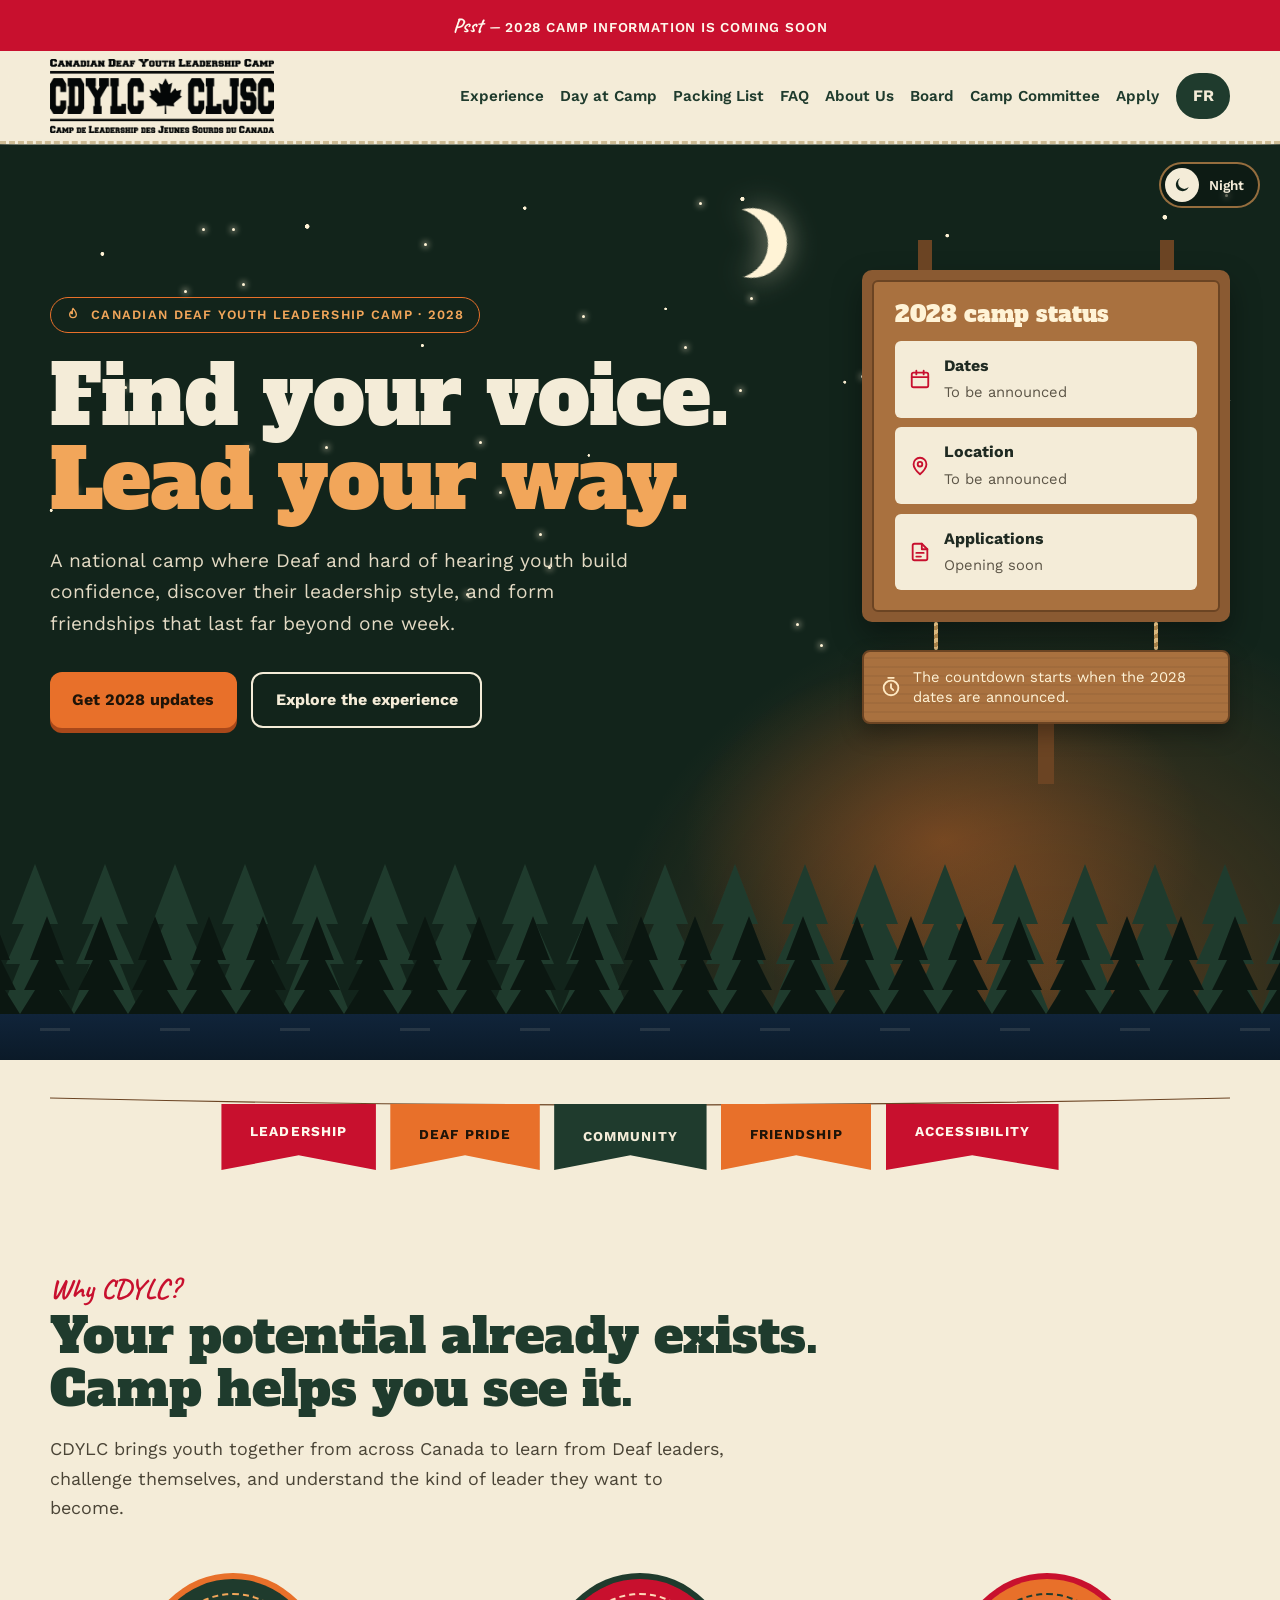
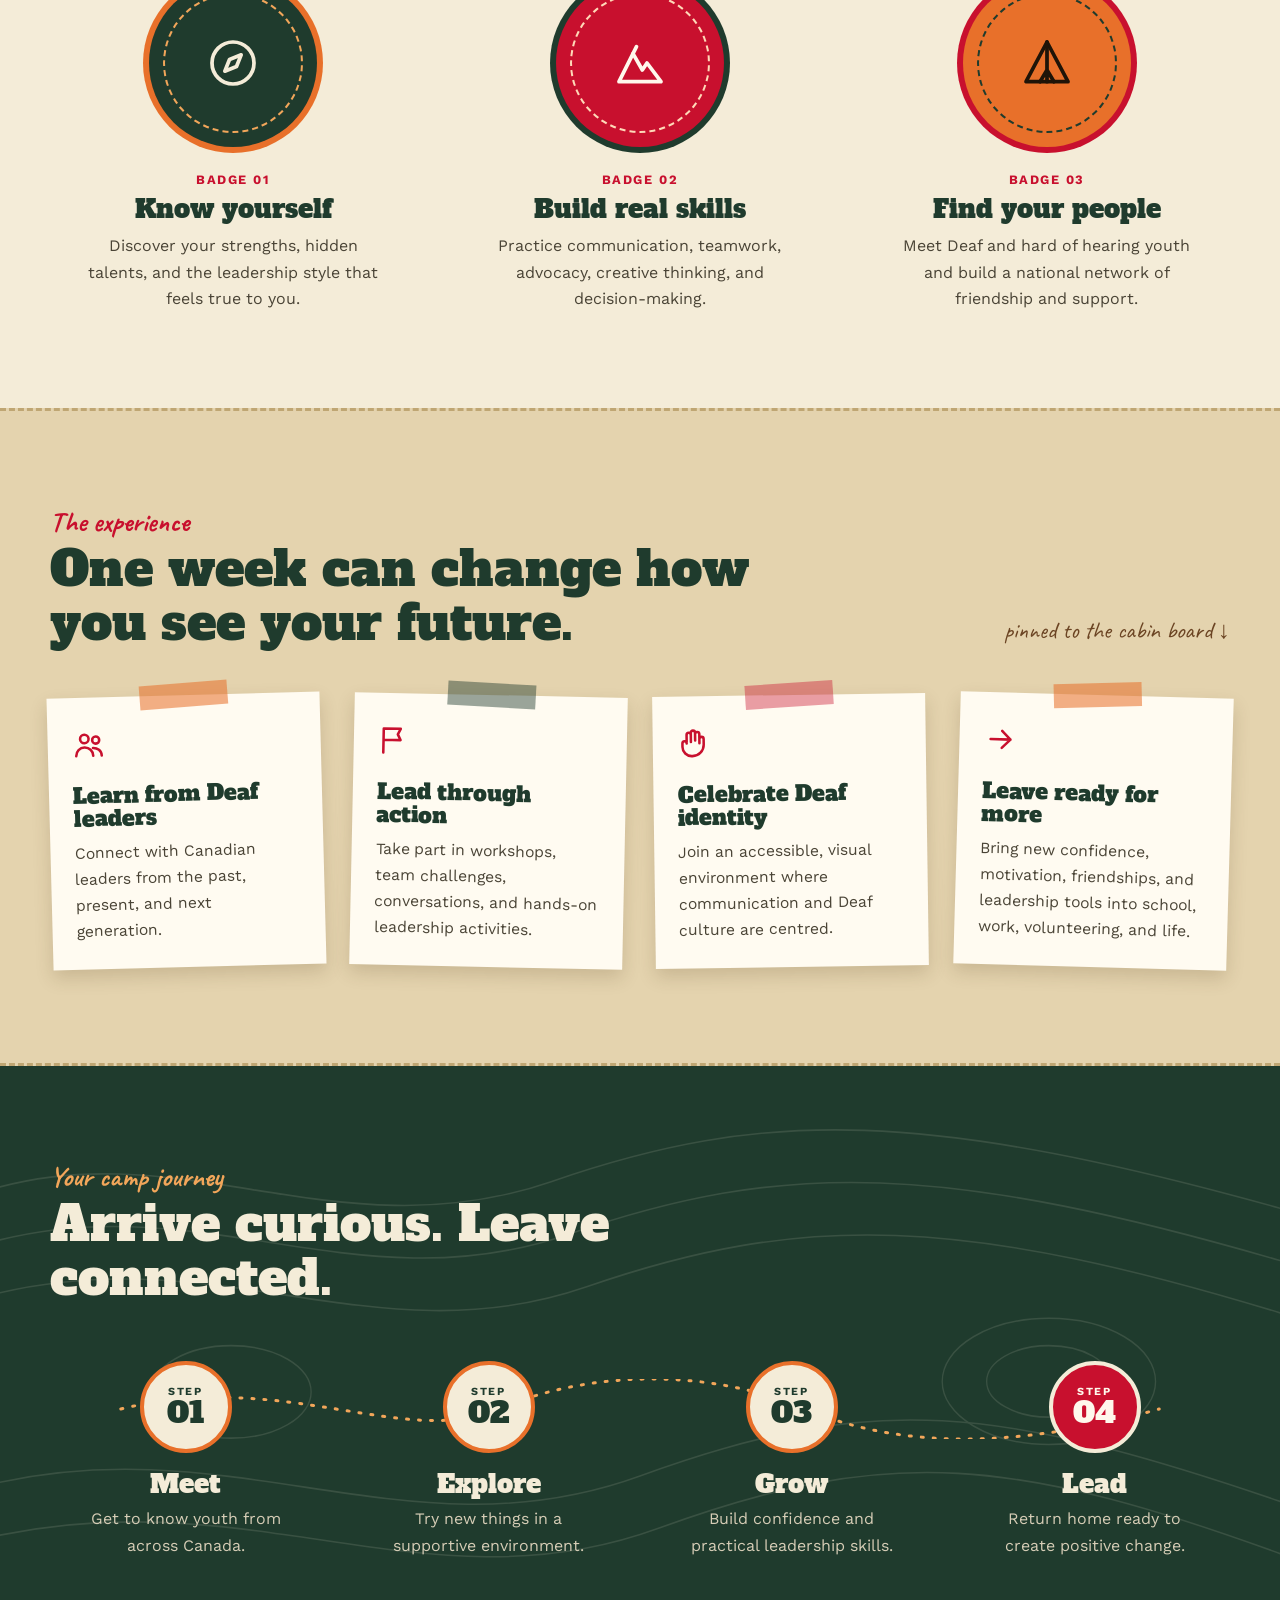
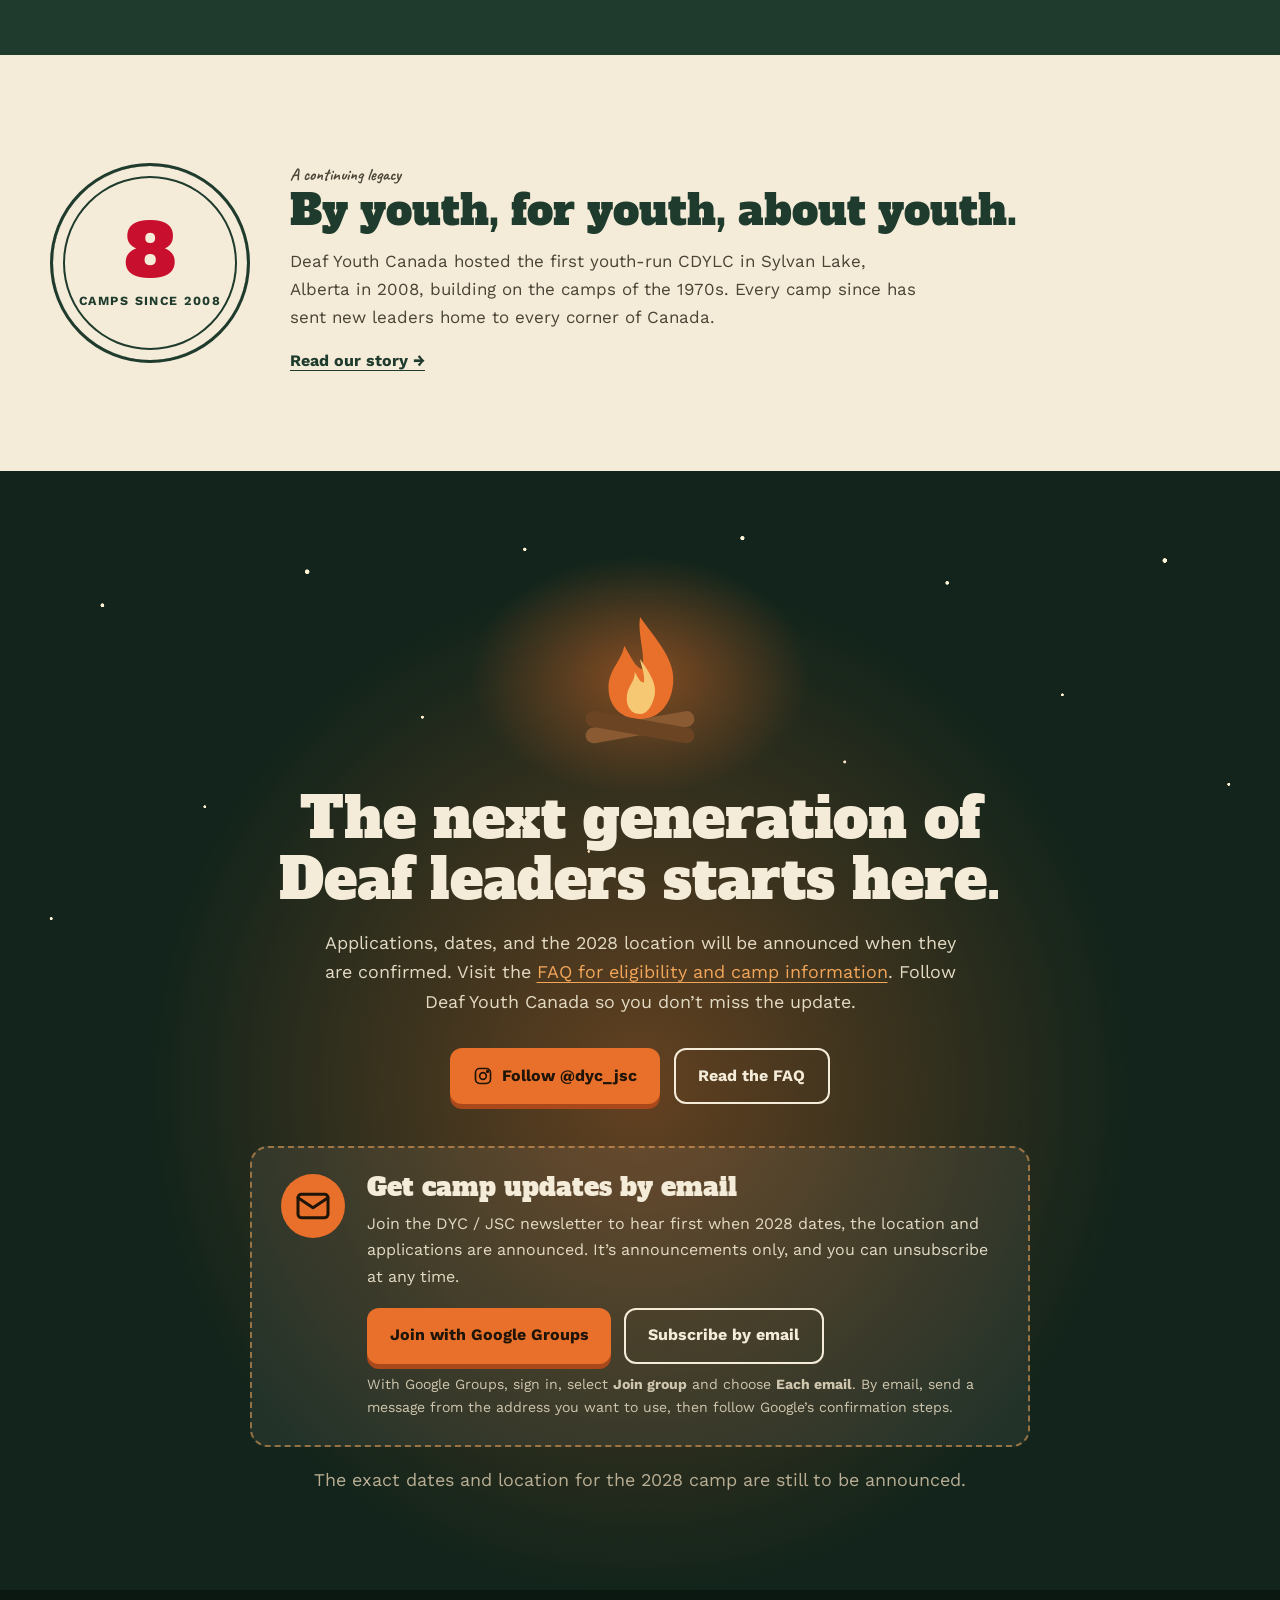
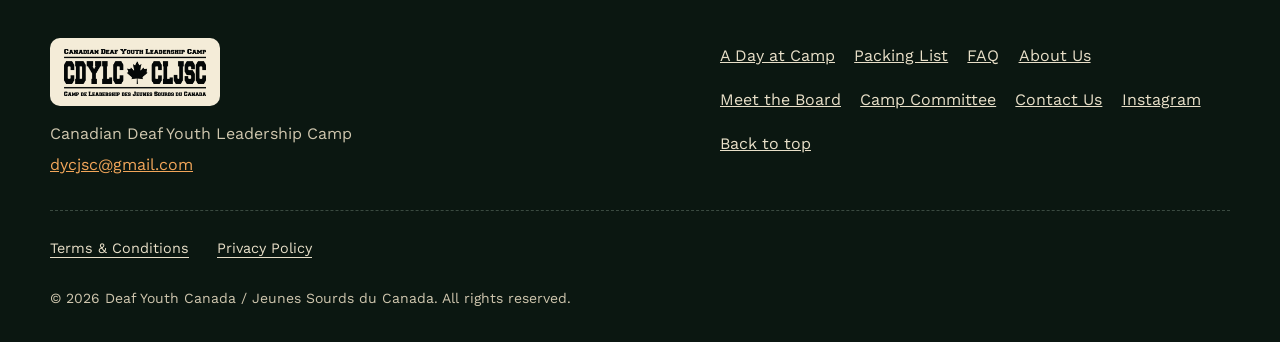
<file: index.html>
<!doctype html>
<html lang="en">
<head>
  <meta charset="utf-8">
  <meta name="viewport" content="width=device-width,initial-scale=1">
  <meta name="theme-color" content="#12241B">
  <meta name="description" content="Canadian Deaf Youth Leadership Camp 2028 — a national experience for Deaf and hard of hearing youth to grow, connect, and lead.">
  <title>CDYLC 2028 | CLJSC 2028</title>
  <script>try{if(localStorage.getItem("cdylc-sky")==="day")document.documentElement.classList.add("day")}catch(e){}</script>
  <link rel="preconnect" href="https://fonts.googleapis.com">
  <link rel="preconnect" href="https://fonts.gstatic.com" crossorigin>
  <link href="https://fonts.googleapis.com/css2?family=Alfa+Slab+One&amp;family=Caveat:wght@600;700&amp;family=Work+Sans:wght@400;500;600;700&amp;display=swap" rel="stylesheet">
  <link rel="icon" type="image/svg+xml" href="data:image/svg+xml,%3Csvg xmlns='http://www.w3.org/2000/svg' viewBox='0 0 64 64'%3E%3Crect width='64' height='64' rx='14' fill='%2312241B'/%3E%3Cpath d='M32 9c6 9 13 14 11 25-1 7-6 11-11 11s-12-4-12-12c0-6 4-9 5-15 3 5 4 8 7 9 1-7-2-12 0-18z' fill='%23E8702A'/%3E%3Cpath d='M32 27c4 6 6 9 4 14-1 3-3 4-4 4-3 0-5-2-5-6 0-3 3-4 3-8 1 2 2 3 3 3 0-3-1-5-1-7z' fill='%23F7C873'/%3E%3Crect x='14' y='47' width='36' height='6' rx='3' fill='%238A5A32' transform='rotate%28-10 32 50%29'/%3E%3Crect x='14' y='47' width='36' height='6' rx='3' fill='%23A9713F' transform='rotate%2810 32 50%29'/%3E%3C/svg%3E">
  <link rel="stylesheet" href="styles.css">
  <link rel="stylesheet" href="camp-motion.css?v=2">
  <link rel="stylesheet" href="camp-pages.css?v=1">
  <script src="camp-config.js?v=1" defer></script>
  <script src="site.js?v=3" defer></script>
</head>
<body data-lang="en" data-title-en="CDYLC 2028 | Canadian Deaf Youth Leadership Camp" data-title-fr="CLJSC 2028 | Camp de leadership des jeunes sourds du Canada">
  <a class="skip en" href="#main">Skip to main content</a><a class="skip fr" href="#main">Aller au contenu principal</a>
  <div class="topbar"><span class="en">2028 camp information is coming soon</span><span class="fr">Les informations sur le camp 2028 arrivent bientôt</span></div>
  <nav class="nav" aria-label="Main navigation" data-label-en="Main navigation" data-label-fr="Navigation principale">
    <div class="wrap nav-inner">
      <a class="wordmark" href="index.html" aria-label="CDYLC 2028 home" data-label-en="CDYLC 2028 home" data-label-fr="Accueil CLJSC 2028"><img class="header-logo" src="cdylc-cljsc-logo.png" alt="Canadian Deaf Youth Leadership Camp — Camp de Leadership des Jeunes Sourds du Canada" width="2048" height="683" decoding="async"></a>
      <button class="menu-toggle" id="menuToggle" type="button" aria-expanded="false" aria-controls="siteLinks"><span class="en">Menu</span><span class="fr">Menu</span></button>
      <div class="links" id="siteLinks"><a href="index.html#experience"><span class="en">Experience</span><span class="fr">Expérience</span></a>
<a href="day.html"><span class="en">Day at Camp</span><span class="fr">Journée au camp</span></a>
<a href="packing.html"><span class="en">Packing List</span><span class="fr">Quoi apporter</span></a>
<a href="faq.html"><span class="en">FAQ</span><span class="fr">FAQ</span></a>
<a href="about.html"><span class="en">About Us</span><span class="fr">À propos</span></a>
<a href="board.html"><span class="en">Board</span><span class="fr">Conseil</span></a>
<a href="committee.html"><span class="en">Camp Committee</span><span class="fr">Comité du camp</span></a>
<a href="index.html#apply"><span class="en">Apply</span><span class="fr">Postuler</span></a></div>
      <button class="lang" id="langToggle" type="button" aria-label="Passer au français" hidden>FR</button>
    </div>
  </nav>
  <main id="main">
    <header class="hero" id="top">
      <div class="sky" aria-hidden="true"><i style="left:33.1%;top:10.8%;--t:4.0s;--d:-0.4s"></i><i style="left:53.4%;top:22.0%;--t:2.4s;--d:-2.5s"></i><i style="left:5.6%;top:25.5%;--t:2.4s;--d:-0.5s"></i><i style="left:42.8%;top:46.0%;--t:2.5s;--d:-1.1s"></i><i style="left:62.2%;top:52.3%;--t:3.8s;--d:-2.0s"></i><i style="left:95.7%;top:5.4%;--t:4.6s;--d:-1.4s"></i><i style="left:15.8%;top:9.1%;--t:3.1s;--d:-4.1s"></i><i style="left:19.3%;top:33.2%;--t:4.0s;--d:-1.9s"></i><i style="left:54.6%;top:6.3%;--t:2.4s;--d:-1.0s"></i><i style="left:67.3%;top:25.2%;--t:3.1s;--d:-2.9s"></i><i style="left:45.5%;top:18.6%;--t:4.4s;--d:-3.5s"></i><i style="left:25.4%;top:32.9%;--t:3.7s;--d:-4.4s"></i><i style="left:72.0%;top:18.0%;--t:4.9s;--d:-0.6s"></i><i style="left:42.1%;top:42.4%;--t:2.6s;--d:-2.4s"></i><i style="left:5.8%;top:37.7%;--t:4.3s;--d:-2.9s"></i><i style="left:86.0%;top:19.3%;--t:4.1s;--d:-3.0s"></i><i style="left:57.7%;top:26.7%;--t:4.6s;--d:-4.7s"></i><i style="left:47.5%;top:37.5%;--t:2.4s;--d:-3.5s"></i><i style="left:64.1%;top:54.6%;--t:4.5s;--d:-1.4s"></i><i style="left:39.0%;top:37.8%;--t:2.3s;--d:-2.3s"></i><i style="left:18.1%;top:9.1%;--t:2.4s;--d:-3.8s"></i><i style="left:14.4%;top:15.9%;--t:3.3s;--d:-4.4s"></i><i style="left:9.7%;top:26.4%;--t:3.7s;--d:-4.4s"></i><i style="left:80.7%;top:47.9%;--t:3.0s;--d:-2.1s"></i><i style="left:36.4%;top:49.0%;--t:4.9s;--d:-0.8s"></i><i style="left:18.9%;top:15.1%;--t:2.9s;--d:-2.4s"></i><i style="left:58.6%;top:16.7%;--t:2.2s;--d:-2.1s"></i><i style="left:37.4%;top:32.4%;--t:4.9s;--d:-3.5s"></i><span class="shooting"></span><span class="shooting two"></span></div>
      <div class="glow" aria-hidden="true"></div>
      <div class="daysky" aria-hidden="true"><span class="sun"><i></i></span><span class="cloud c1"></span><span class="cloud c2"></span><span class="cloud c3"></span><svg class="birds" viewBox="0 0 80 30"><path d="M2 14 Q10 6 18 14 Q26 6 34 14"/><path d="M44 22 Q50 16 56 22 Q62 16 68 22"/><path d="M30 28 Q35 23 40 28 Q45 23 50 28"/></svg></div>
      <span class="moon" aria-hidden="true"></span>
      <div class="lake" aria-hidden="true"><svg class="canoe" viewBox="0 0 120 40"><path d="M4 22 Q60 40 116 22 Q60 30 4 22Z" fill="#8A5A32"/><path d="M4 22 Q60 30 116 22" stroke="#6B4423" stroke-width="2" fill="none"/><circle cx="46" cy="14" r="4" fill="#C8102E"/><path d="M46 18v6" stroke="#C8102E" stroke-width="5" stroke-linecap="round"/><circle cx="76" cy="14" r="4" fill="#1F3B2D"/><path d="M76 18v6" stroke="#1F3B2D" stroke-width="5" stroke-linecap="round"/><path class="paddle" d="M84 6 L96 34" stroke="#6B4423" stroke-width="2.5" stroke-linecap="round"/></svg></div>
      <button class="sky-toggle" id="skyToggle" type="button" aria-pressed="false" data-label-en="Daytime sky" data-label-fr="Ciel de jour" aria-label="Daytime sky"><span class="knob"><svg class="i-sun" viewBox="0 0 24 24" aria-hidden="true"><circle cx="12" cy="12" r="4.5"/><path d="M12 2v2.5M12 19.5V22M2 12h2.5M19.5 12H22M4.9 4.9l1.8 1.8M17.3 17.3l1.8 1.8M4.9 19.1l1.8-1.8M17.3 6.7l1.8-1.8"/></svg><svg class="i-moon" viewBox="0 0 24 24" aria-hidden="true"><path d="M20 14.5A8 8 0 1 1 9.5 4a6.5 6.5 0 0 0 10.5 10.5z"/></svg></span><span class="sky-label"><span class="en"><span class="when-night">Night</span><span class="when-day">Day</span></span><span class="fr"><span class="when-night">Nuit</span><span class="when-day">Jour</span></span></span></button>
      <div class="flies" aria-hidden="true"><i style="--l:51%;--b:103px;--t:8.7s;--d:-0.5s"></i><i style="--l:88%;--b:127px;--t:9.5s;--d:-7.2s"></i><i style="--l:40%;--b:70px;--t:6.4s;--d:-5.7s"></i><i style="--l:9%;--b:20px;--t:6.8s;--d:-1.5s"></i><i style="--l:35%;--b:18px;--t:6.0s;--d:-1.4s"></i><i style="--l:13%;--b:65px;--t:6.1s;--d:-7.9s"></i><i style="--l:61%;--b:32px;--t:7.0s;--d:-3.1s"></i><i style="--l:37%;--b:28px;--t:9.4s;--d:-8.9s"></i><i style="--l:47%;--b:83px;--t:6.3s;--d:-0.9s"></i><i style="--l:35%;--b:50px;--t:9.3s;--d:-1.5s"></i><i style="--l:5%;--b:153px;--t:8.1s;--d:-1.3s"></i><i style="--l:54%;--b:14px;--t:8.1s;--d:-8.8s"></i></div>
      <div class="wrap hero-grid">
        <div>
          <div class="pill"><svg aria-hidden="true" width="16" height="16" viewBox="0 0 24 24" fill="none" stroke="currentColor" stroke-width="2" stroke-linecap="round" stroke-linejoin="round"><path d="M12 2c2 3 5 5 5 9a5 5 0 0 1-10 0c0-2 1-3 2-4 0 2 1 3 2 3 0-3-1-5 1-8z"/></svg><span class="en">Canadian Deaf Youth Leadership Camp · 2028</span><span class="fr">Camp de leadership des jeunes sourds du Canada · 2028</span></div>
          <h1><span class="en">Find your voice.<br><span>Lead your way.</span></span><span class="fr">Trouve ta voix.<br><span>Dirige à ta façon.</span></span></h1>
          <p class="hero-copy en">A national camp where Deaf and hard of hearing youth build confidence, discover their leadership style, and form friendships that last far beyond one week.</p>
          <p class="hero-copy fr">Un camp national où les jeunes sourds et malentendants développent leur confiance, découvrent leur style de leadership et créent des amitiés qui vont bien au-delà d’une semaine.</p>
          <div class="hero-actions"><a class="button primary" href="#updates"><span class="en">Get 2028 updates</span><span class="fr">Recevoir les nouvelles 2028</span></a><a class="button secondary" href="#experience"><span class="en">Explore the experience</span><span class="fr">Découvrir l’expérience</span></a></div>
        </div>
        <aside class="sign" aria-label="2028 camp status" data-label-en="2028 camp status" data-label-fr="État du camp 2028">
          <div class="sign-posts" aria-hidden="true"><span></span><span></span></div>
          <div class="sign-board"><div class="sign-face">
            <h2><span class="en">2028 camp status</span><span class="fr">État du camp 2028</span></h2>
            <div class="status-row"><svg aria-hidden="true" width="22" height="22" viewBox="0 0 24 24" fill="none" stroke="currentColor" stroke-width="2" stroke-linecap="round"><rect x="3" y="5" width="18" height="16" rx="2"/><path d="M3 10h18M8 3v4M16 3v4"/></svg><div><b><span class="en">Dates</span><span class="fr">Dates</span></b><span class="status-val" data-status="dates"><span class="en">To be announced</span><span class="fr">À annoncer</span></span></div></div>
            <div class="status-row"><svg aria-hidden="true" width="22" height="22" viewBox="0 0 24 24" fill="none" stroke="currentColor" stroke-width="2" stroke-linecap="round" stroke-linejoin="round"><path d="M12 21s-7-6.2-7-11a7 7 0 0 1 14 0c0 4.8-7 11-7 11z"/><circle cx="12" cy="10" r="2.5"/></svg><div><b><span class="en">Location</span><span class="fr">Lieu</span></b><span class="status-val" data-status="location"><span class="en">To be announced</span><span class="fr">À annoncer</span></span></div></div>
            <div class="status-row"><svg aria-hidden="true" width="22" height="22" viewBox="0 0 24 24" fill="none" stroke="currentColor" stroke-width="2" stroke-linecap="round" stroke-linejoin="round"><path d="M14 3H6a2 2 0 0 0-2 2v14a2 2 0 0 0 2 2h12a2 2 0 0 0 2-2V9z"/><path d="M14 3v6h6M8 13h8M8 17h5"/></svg><div><b><span class="en">Applications</span><span class="fr">Candidatures</span></b><span class="status-val" data-status="apps"><span class="en">Opening soon</span><span class="fr">Ouverture bientôt</span></span></div></div>
          </div></div>
          <div class="ropes" aria-hidden="true"><span></span><span></span></div>
          <div class="plank" id="countdown" aria-live="polite">
            <div class="plank-state" data-state="waiting"><svg aria-hidden="true" width="22" height="22" viewBox="0 0 24 24" fill="none" stroke="currentColor" stroke-width="2" stroke-linecap="round" stroke-linejoin="round"><circle cx="12" cy="13" r="8"/><path d="M12 9v4l2.5 2.5M9 2h6"/></svg><p><span class="en">The countdown starts when the 2028 dates are announced.</span><span class="fr">Le compte à rebours commence dès l’annonce des dates de 2028.</span></p></div>
            <div class="plank-state" data-state="countdown" hidden><p class="plank-title"><span class="en">Camp starts in</span><span class="fr">Le camp commence dans</span></p><div class="clock"><div><b data-unit="d">00</b><small><span class="en">days</span><span class="fr">jours</span></small></div><div><b data-unit="h">00</b><small><span class="en">hours</span><span class="fr">heures</span></small></div><div><b data-unit="m">00</b><small><span class="en">min</span><span class="fr">min</span></small></div><div><b data-unit="s">00</b><small><span class="en">sec</span><span class="fr">sec</span></small></div></div></div>
            <div class="plank-state" data-state="open" hidden><p class="plank-big"><span class="en">Applications open!</span><span class="fr">Les candidatures sont ouvertes!</span></p><p class="plank-note" data-close hidden><span class="en">Apply by <b data-close-date></b></span><span class="fr">Date limite : <b data-close-date></b></span></p><a class="button primary" data-apply href="faq.html"><span class="en">Apply now</span><span class="fr">Postuler</span></a></div>
            <div class="plank-state" data-state="live" hidden><p class="plank-big"><span class="en">Camp is happening now!</span><span class="fr">Le camp a lieu en ce moment!</span></p><p class="plank-note"><span class="en">Follow along on Instagram @dyc_jsc</span><span class="fr">Suivez-nous sur Instagram @dyc_jsc</span></p></div>
            <div class="plank-state" data-state="done" hidden><p class="plank-big"><span class="en">Thanks for an amazing camp!</span><span class="fr">Merci pour un camp incroyable!</span></p></div>
          </div>
          <div class="sign-post" aria-hidden="true"></div>
        </aside>
      </div>
    </header>

    <div class="pennants" aria-label="Camp values" data-label-en="Camp values" data-label-fr="Valeurs du camp" role="region">
      <div class="wrap">
        <svg class="string" aria-hidden="true" viewBox="0 0 100 14" preserveAspectRatio="none"><path d="M0 2 Q50 16 100 2" stroke="#6B4423" stroke-width="1.2" fill="none" vector-effect="non-scaling-stroke"/></svg>
        <ul>
          <li>Leadership</li>
          <li><span class="en">Deaf Pride</span><span class="fr">Fierté sourde</span></li>
          <li><span class="en">Community</span><span class="fr">Communauté</span></li>
          <li><span class="en">Friendship</span><span class="fr">Amitié</span></li>
          <li><span class="en">Accessibility</span><span class="fr">Accessibilité</span></li>
        </ul>
      </div>
    </div>

    <section id="why">
      <div class="wrap">
        <p class="hand reveal"><span class="en">Why CDYLC?</span><span class="fr">Pourquoi le CLJSC?</span></p>
        <h2 class="section-title reveal" style="--delay:.1s"><span class="en">Your potential already exists. Camp helps you see it.</span><span class="fr">Ton potentiel existe déjà. Le camp t’aide à le découvrir.</span></h2>
        <div class="reveal" style="--delay:.2s"><p class="section-lead en">CDYLC brings youth together from across Canada to learn from Deaf leaders, challenge themselves, and understand the kind of leader they want to become.</p>
        <p class="section-lead fr">Le CLJSC rassemble des jeunes de partout au Canada pour apprendre auprès de leaders sourds, relever des défis et découvrir le type de leader qu’ils veulent devenir.</p></div>
        <div class="badges">
          <article class="badge" style="--delay:0.00s">
            <div class="badge-patch" aria-hidden="true"><span><svg width="56" height="56" viewBox="0 0 24 24" fill="none" stroke="currentColor" stroke-width="1.6" stroke-linecap="round" stroke-linejoin="round"><circle cx="12" cy="12" r="9"/><path d="M15.5 8.5l-2 5-5 2 2-5z"/></svg></span></div>
            <span class="badge-num"><span class="en">Badge 01</span><span class="fr">Écusson 01</span></span>
            <h3><span class="en">Know yourself</span><span class="fr">Mieux te connaître</span></h3>
            <p><span class="en">Discover your strengths, hidden talents, and the leadership style that feels true to you.</span><span class="fr">Découvre tes forces, tes talents cachés et le style de leadership qui te ressemble.</span></p>
          </article>
          <article class="badge" style="--delay:0.18s">
            <div class="badge-patch" aria-hidden="true"><span><svg width="56" height="56" viewBox="0 0 24 24" fill="none" stroke="currentColor" stroke-width="1.6" stroke-linecap="round" stroke-linejoin="round"><path d="M3 20l6-12 4 7 2-3 6 8z"/><path d="M9 8l1.5-3"/></svg></span></div>
            <span class="badge-num"><span class="en">Badge 02</span><span class="fr">Écusson 02</span></span>
            <h3><span class="en">Build real skills</span><span class="fr">Développer tes compétences</span></h3>
            <p><span class="en">Practice communication, teamwork, advocacy, creative thinking, and decision-making.</span><span class="fr">Pratique la communication, le travail d’équipe, la défense des droits, la créativité et la prise de décision.</span></p>
          </article>
          <article class="badge" style="--delay:0.36s">
            <div class="badge-patch" aria-hidden="true"><span><svg width="56" height="56" viewBox="0 0 24 24" fill="none" stroke="currentColor" stroke-width="1.6" stroke-linecap="round" stroke-linejoin="round"><path d="M12 3L3 20h18z"/><path d="M12 3v17M9 20l3-5 3 5"/></svg></span></div>
            <span class="badge-num"><span class="en">Badge 03</span><span class="fr">Écusson 03</span></span>
            <h3><span class="en">Find your people</span><span class="fr">Trouver ta communauté</span></h3>
            <p><span class="en">Meet Deaf and hard of hearing youth and build a national network of friendship and support.</span><span class="fr">Rencontre des jeunes sourds et malentendants et crée un réseau national d’amitié et de soutien.</span></p>
          </article>
        </div>
      </div>
    </section>

    <section class="board-section" id="experience">
      <div class="wrap">
        <div class="board-head reveal">
          <div>
            <p class="hand"><span class="en">The experience</span><span class="fr">L’expérience</span></p>
            <h2 class="section-title"><span class="en">One week can change how you see your future.</span><span class="fr">Une semaine peut changer ta vision de l’avenir.</span></h2>
          </div>
          <p class="note" aria-hidden="true"><span class="en">pinned to the cabin board ↓</span><span class="fr">épinglé au babillard du chalet ↓</span></p>
        </div>
        <div class="notes">
          <article class="note-card"><svg aria-hidden="true" width="34" height="34" viewBox="0 0 24 24" fill="none" stroke="currentColor" stroke-width="1.8" stroke-linecap="round" stroke-linejoin="round"><circle cx="9" cy="8" r="3"/><circle cx="17" cy="9" r="2.5"/><path d="M3 20c0-3.5 2.7-6 6-6s6 2.5 6 6M15 14.5c3 0 6 2 6 5.5"/></svg><h3><span class="en">Learn from Deaf leaders</span><span class="fr">Apprendre des leaders sourds</span></h3><p><span class="en">Connect with Canadian leaders from the past, present, and next generation.</span><span class="fr">Échange avec des leaders canadiens d’hier, d’aujourd’hui et de la prochaine génération.</span></p></article>
          <article class="note-card"><svg aria-hidden="true" width="34" height="34" viewBox="0 0 24 24" fill="none" stroke="currentColor" stroke-width="1.8" stroke-linecap="round" stroke-linejoin="round"><path d="M4 21V4M4 4h12l-2 4 2 4H4"/></svg><h3><span class="en">Lead through action</span><span class="fr">Diriger par l’action</span></h3><p><span class="en">Take part in workshops, team challenges, conversations, and hands-on leadership activities.</span><span class="fr">Participe à des ateliers, défis d’équipe, discussions et activités pratiques de leadership.</span></p></article>
          <article class="note-card"><svg aria-hidden="true" width="34" height="34" viewBox="0 0 24 24" fill="none" stroke="currentColor" stroke-width="1.8" stroke-linecap="round" stroke-linejoin="round"><path d="M7 11V6a1.5 1.5 0 0 1 3 0v5M10 10V4.5a1.5 1.5 0 0 1 3 0V10M13 10V5.5a1.5 1.5 0 0 1 3 0V12M16 9a1.5 1.5 0 0 1 3 0v4a8 8 0 0 1-8 8h-.5A6.5 6.5 0 0 1 4 14.5V12a1.5 1.5 0 0 1 3 0"/></svg><h3><span class="en">Celebrate Deaf identity</span><span class="fr">Célébrer l’identité sourde</span></h3><p><span class="en">Join an accessible, visual environment where communication and Deaf culture are centred.</span><span class="fr">Vis une expérience accessible et visuelle où la communication et la culture sourde sont au cœur du camp.</span></p></article>
          <article class="note-card"><svg aria-hidden="true" width="34" height="34" viewBox="0 0 24 24" fill="none" stroke="currentColor" stroke-width="1.8" stroke-linecap="round" stroke-linejoin="round"><path d="M5 12h14M13 6l6 6-6 6"/></svg><h3><span class="en">Leave ready for more</span><span class="fr">Repartir prêt pour la suite</span></h3><p><span class="en">Bring new confidence, motivation, friendships, and leadership tools into school, work, volunteering, and life.</span><span class="fr">Rapporte confiance, motivation, amitiés et outils de leadership dans tes études, ton travail, ton bénévolat et ta vie.</span></p></article>
        </div>
      </div>
    </section>

    <section class="trail" id="journey">
      <div class="flies" aria-hidden="true"><i style="--l:84%;--b:351px;--t:7.0s;--d:-3.3s"></i><i style="--l:19%;--b:388px;--t:8.1s;--d:-7.0s"></i><i style="--l:34%;--b:119px;--t:9.2s;--d:-8.9s"></i><i style="--l:83%;--b:405px;--t:9.3s;--d:-6.7s"></i><i style="--l:24%;--b:264px;--t:7.4s;--d:-0.3s"></i><i style="--l:6%;--b:147px;--t:7.0s;--d:-6.2s"></i><i style="--l:93%;--b:229px;--t:9.7s;--d:-8.9s"></i><i style="--l:93%;--b:189px;--t:6.9s;--d:-2.0s"></i><i style="--l:21%;--b:110px;--t:8.5s;--d:-8.1s"></i><i style="--l:82%;--b:245px;--t:8.6s;--d:-7.2s"></i><i style="--l:11%;--b:334px;--t:9.6s;--d:-7.0s"></i><i style="--l:74%;--b:244px;--t:6.7s;--d:-7.1s"></i><i style="--l:34%;--b:402px;--t:9.9s;--d:-3.6s"></i><i style="--l:41%;--b:474px;--t:8.9s;--d:-1.5s"></i></div>
      <svg class="topo" aria-hidden="true" viewBox="0 0 1440 560" preserveAspectRatio="none"><g fill="none" stroke="#F4ECD8" stroke-width="1.5"><path d="M-20 120 C200 60 380 180 620 110 S1040 40 1460 140"/><path d="M-20 170 C220 110 400 230 640 160 S1060 90 1460 190"/><path d="M-20 220 C240 160 420 280 660 210 S1080 140 1460 240"/><path d="M-20 400 C260 340 460 470 720 390 S1120 320 1460 420"/><path d="M-20 450 C280 390 480 520 740 440 S1140 370 1460 470"/><ellipse cx="1180" cy="300" rx="120" ry="60"/><ellipse cx="1180" cy="300" rx="70" ry="34"/><ellipse cx="260" cy="310" rx="90" ry="44"/></g></svg>
      <div class="wrap" style="position:relative">
        <p class="hand reveal"><span class="en">Your camp journey</span><span class="fr">Ton parcours au camp</span></p>
        <h2 class="section-title reveal" style="--delay:.1s"><span class="en">Arrive curious. Leave connected.</span><span class="fr">Arrive curieux. Repars connecté.</span></h2>
        <div class="trail-map" style="position:relative">
          <svg class="trail-path" aria-hidden="true" viewBox="0 0 1000 60" preserveAspectRatio="none"><path d="M60 30 C200 -10 300 70 380 30 S560 -10 640 30 S820 70 940 30" fill="none" stroke="#F2A65A" stroke-width="3" stroke-dasharray="2 10" stroke-linecap="round" vector-effect="non-scaling-stroke"/></svg>
          <ol class="trail-steps">
            <li><div class="waypoint"><small><span class="en">Step</span><span class="fr">Étape</span></small><b>01</b></div><h3><span class="en">Meet</span><span class="fr">Rencontrer</span></h3><p><span class="en">Get to know youth from across Canada.</span><span class="fr">Fais connaissance avec des jeunes de partout au Canada.</span></p></li>
            <li><div class="waypoint"><small><span class="en">Step</span><span class="fr">Étape</span></small><b>02</b></div><h3><span class="en">Explore</span><span class="fr">Explorer</span></h3><p><span class="en">Try new things in a supportive environment.</span><span class="fr">Essaie de nouvelles choses dans un environnement accueillant.</span></p></li>
            <li><div class="waypoint"><small><span class="en">Step</span><span class="fr">Étape</span></small><b>03</b></div><h3><span class="en">Grow</span><span class="fr">Grandir</span></h3><p><span class="en">Build confidence and practical leadership skills.</span><span class="fr">Développe ta confiance et des compétences concrètes en leadership.</span></p></li>
            <li><div class="waypoint"><small><span class="en">Step</span><span class="fr">Étape</span></small><b>04</b></div><h3><span class="en">Lead</span><span class="fr">Diriger</span></h3><p><span class="en">Return home ready to create positive change.</span><span class="fr">Retourne chez toi prêt à créer un changement positif.</span></p></li>
          </ol>
        </div>
      </div>
    </section>

    <section id="legacy">
      <div class="wrap legacy">
        <div class="legacy-badge"><b data-count="8">8</b><small><span class="en">Camps since 2008</span><span class="fr">Camps depuis 2008</span></small></div>
        <div class="legacy-text reveal" style="--delay:.25s">
          <p class="hand"><span class="en">A continuing legacy</span><span class="fr">Une tradition qui se poursuit</span></p>
          <h2><span class="en">By youth, for youth, about youth.</span><span class="fr">Par les jeunes, pour les jeunes, à propos des jeunes.</span></h2>
          <p class="en">Deaf Youth Canada hosted the first youth-run CDYLC in Sylvan Lake, Alberta in 2008, building on the camps of the 1970s. Every camp since has sent new leaders home to every corner of Canada.</p>
          <p class="fr">Jeunes Sourds du Canada a accueilli le premier CLJSC dirigé par des jeunes à Sylvan Lake, en Alberta, en 2008, dans la lignée des camps des années 1970. Chaque camp depuis a fait naître de nouveaux leaders aux quatre coins du Canada.</p>
          <a class="text-link" href="about.html"><span class="en">Read our story →</span><span class="fr">Lire notre histoire →</span></a>
        </div>
      </div>
    </section>

    <section class="campfire" id="apply">
      <div class="wrap">
        <div class="fire-wrap"><div class="glow" aria-hidden="true"></div><div class="embers" aria-hidden="true"><i style="--x:-22px;--dx:-28px;--t:3.8s;--d:-3.2s"></i><i style="--x:-21px;--dx:26px;--t:4.0s;--d:-2.6s"></i><i style="--x:-9px;--dx:4px;--t:2.4s;--d:-0.1s"></i><i style="--x:28px;--dx:12px;--t:3.1s;--d:-3.7s"></i><i style="--x:-4px;--dx:30px;--t:3.7s;--d:-0.8s"></i><i style="--x:-15px;--dx:-17px;--t:2.6s;--d:-2.3s"></i><i style="--x:-14px;--dx:-6px;--t:2.4s;--d:-3.6s"></i><i style="--x:-9px;--dx:-3px;--t:3.3s;--d:-3.6s"></i><i style="--x:-5px;--dx:33px;--t:3.1s;--d:-2.1s"></i><i style="--x:1px;--dx:-39px;--t:3.0s;--d:-0.7s"></i><i style="--x:-30px;--dx:24px;--t:2.5s;--d:-1.9s"></i><i style="--x:14px;--dx:5px;--t:2.8s;--d:-2.1s"></i><i style="--x:3px;--dx:23px;--t:2.4s;--d:-2.2s"></i><i style="--x:-15px;--dx:-18px;--t:3.6s;--d:-2.0s"></i><i style="--x:4px;--dx:21px;--t:3.8s;--d:-1.8s"></i><i style="--x:7px;--dx:0px;--t:3.1s;--d:-2.8s"></i></div><svg class="fire" role="img" aria-label="Campfire" width="210" height="197" viewBox="-20 -30 160 150"><g class="flame-out"><path d="M60 8 C76 30 90 44 84 66 C80 80 70 86 60 86 C48 86 36 78 36 62 C36 48 46 42 48 30 C54 40 56 46 62 48 C64 34 58 22 60 8 Z" fill="#E8702A"/></g><g class="flame-in"><path d="M60 40 C70 54 74 62 70 72 C67 80 63 82 60 82 C54 82 49 77 50 68 C51 60 56 58 56 50 C59 55 60 58 63 58 C64 52 61 46 60 40 Z" fill="#F7C873"/></g><rect x="18" y="86" width="84" height="12" rx="6" fill="#8A5A32" transform="rotate(-10 60 92)"/><rect x="18" y="86" width="84" height="12" rx="6" fill="#6B4423" transform="rotate(10 60 92)"/></svg></div>
        <h2 class="reveal"><span class="en">The next generation of Deaf leaders starts here.</span><span class="fr">La prochaine génération de leaders sourds commence ici.</span></h2>
        <p class="en">Applications, dates, and the 2028 location will be announced when they are confirmed. Visit the <a href="faq.html">FAQ for eligibility and camp information</a>. Follow Deaf Youth Canada so you don’t miss the update.</p>
        <p class="fr">Les candidatures, les dates et le lieu de 2028 seront annoncés dès leur confirmation. Consulte la <a href="faq.html">FAQ pour les critères d’admissibilité et les renseignements sur le camp</a>. Suis Jeunes Sourds du Canada pour ne rien manquer.</p>
        <div class="hero-actions"><a class="button primary" href="https://www.instagram.com/dyc_jsc/" target="_blank" rel="noopener"><svg aria-hidden="true" width="20" height="20" viewBox="0 0 24 24" fill="none" stroke="currentColor" stroke-width="2"><rect x="3" y="3" width="18" height="18" rx="5"/><circle cx="12" cy="12" r="4"/><circle cx="17.5" cy="6.5" r="1" fill="currentColor"/></svg><span class="en">Follow @dyc_jsc</span><span class="fr">Suivre @dyc_jsc</span></a><a class="button secondary" href="faq.html"><span class="en">Read the FAQ</span><span class="fr">Lire la FAQ</span></a></div>
        <div class="signup reveal" id="updates">
          <div class="signup-icon" aria-hidden="true"><svg width="40" height="40" viewBox="0 0 24 24" fill="none" stroke="currentColor" stroke-width="1.8" stroke-linecap="round" stroke-linejoin="round"><rect x="3" y="5" width="18" height="14" rx="2"/><path d="M3 7l9 6 9-6"/></svg></div>
          <div class="signup-body">
            <h3><span class="en">Get camp updates by email</span><span class="fr">Reçois les nouvelles du camp par courriel</span></h3>
            <p><span class="en">Join the DYC / JSC newsletter to hear first when 2028 dates, the location and applications are announced. It’s announcements only, and you can unsubscribe at any time.</span><span class="fr">Abonne-toi à l’infolettre de JSC pour savoir en premier quand les dates, le lieu et les candidatures de 2028 seront annoncés. Ce sont seulement des annonces, et tu peux te désabonner en tout temps.</span></p>
            <div class="signup-actions"><a class="button primary" href="https://groups.google.com/a/dycjsc.ca/g/newsletter/about" target="_blank" rel="noopener"><span class="en">Join with Google Groups</span><span class="fr">S’abonner avec Google Groupes</span></a><a class="button secondary" href="mailto:newsletter+subscribe@dycjsc.ca?subject=Subscribe"><span class="en">Subscribe by email</span><span class="fr">S’abonner par courriel</span></a></div>
            <p class="signup-help"><span class="en">With Google Groups, sign in, select <b>Join group</b> and choose <b>Each email</b>. By email, send a message from the address you want to use, then follow Google’s confirmation steps.</span><span class="fr">Avec Google Groupes, connecte-toi, sélectionne <b>Rejoindre le groupe</b> et choisis <b>Chaque e-mail</b>. Par courriel, envoie un message depuis l’adresse que tu veux utiliser, puis suis les étapes de confirmation de Google.</span></p>
          </div>
        </div>
        <p class="small-note"><span class="en">The exact dates and location for the 2028 camp are still to be announced.</span><span class="fr">Les dates exactes et le lieu du camp 2028 restent à annoncer.</span></p>
      </div>
    </section>
  </main>
  <footer><div class="wrap footer-grid">
    <div><div class="footer-title">CDYLC • CLJSC 2028</div><p><span class="en">Canadian Deaf Youth Leadership Camp</span><span class="fr">Camp de leadership des jeunes sourds du Canada</span></p><a class="footer-email" href="mailto:dycjsc@gmail.com">dycjsc@gmail.com</a></div>
    <div class="footer-links" aria-label="More information" data-label-en="More information" data-label-fr="Plus d’information">
      <a href="day.html"><span class="en">A Day at Camp</span><span class="fr">Une journée au camp</span></a>
      <a href="packing.html"><span class="en">Packing List</span><span class="fr">Quoi apporter</span></a>
      <a href="faq.html"><span class="en">FAQ</span><span class="fr">FAQ</span></a>
      <a href="about.html"><span class="en">About Us</span><span class="fr">À propos</span></a>
      <a href="board.html"><span class="en">Meet the Board</span><span class="fr">Notre conseil</span></a>
      <a href="committee.html"><span class="en">Camp Committee</span><span class="fr">Comité du camp</span></a>
      <a href="contact.html"><span class="en">Contact Us</span><span class="fr">Nous joindre</span></a>
      <a href="https://www.instagram.com/dyc_jsc/" target="_blank" rel="noopener">Instagram</a>
      <a href="#top"><span class="en">Back to top</span><span class="fr">Retour en haut</span></a>
    </div>
  </div>
  <div class="wrap footer-legal" aria-label="Website policies" data-label-en="Website policies" data-label-fr="Politiques du site">
    <a href="terms.html"><span class="en">Terms &amp; Conditions</span><span class="fr">Conditions d’utilisation</span></a>
    <a href="privacy.html"><span class="en">Privacy Policy</span><span class="fr">Politique de confidentialité</span></a>
  </div>
  <p class="wrap footer-copyright">© 2026 Deaf Youth Canada / Jeunes Sourds du Canada. <span class="en">All rights reserved.</span><span class="fr">Tous droits réservés.</span></p>
  </footer>
</body>
</html>
</file>
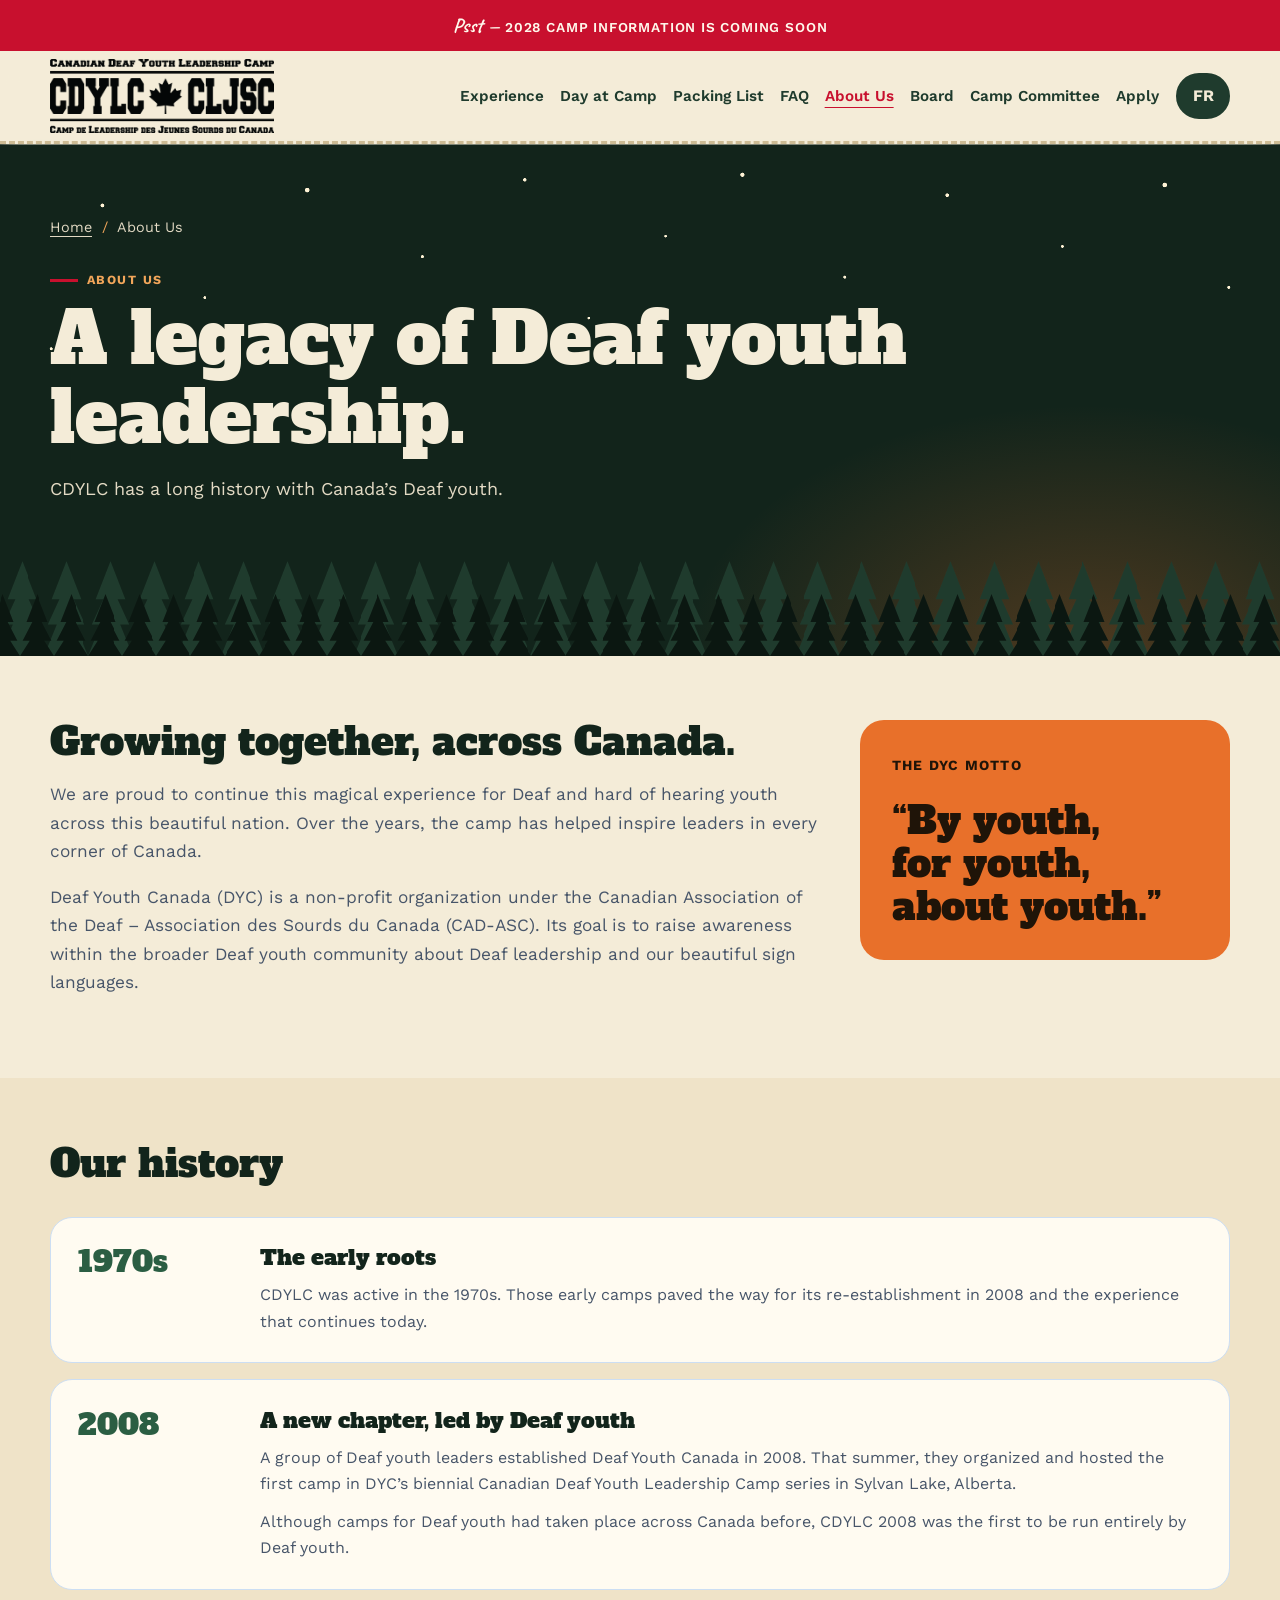
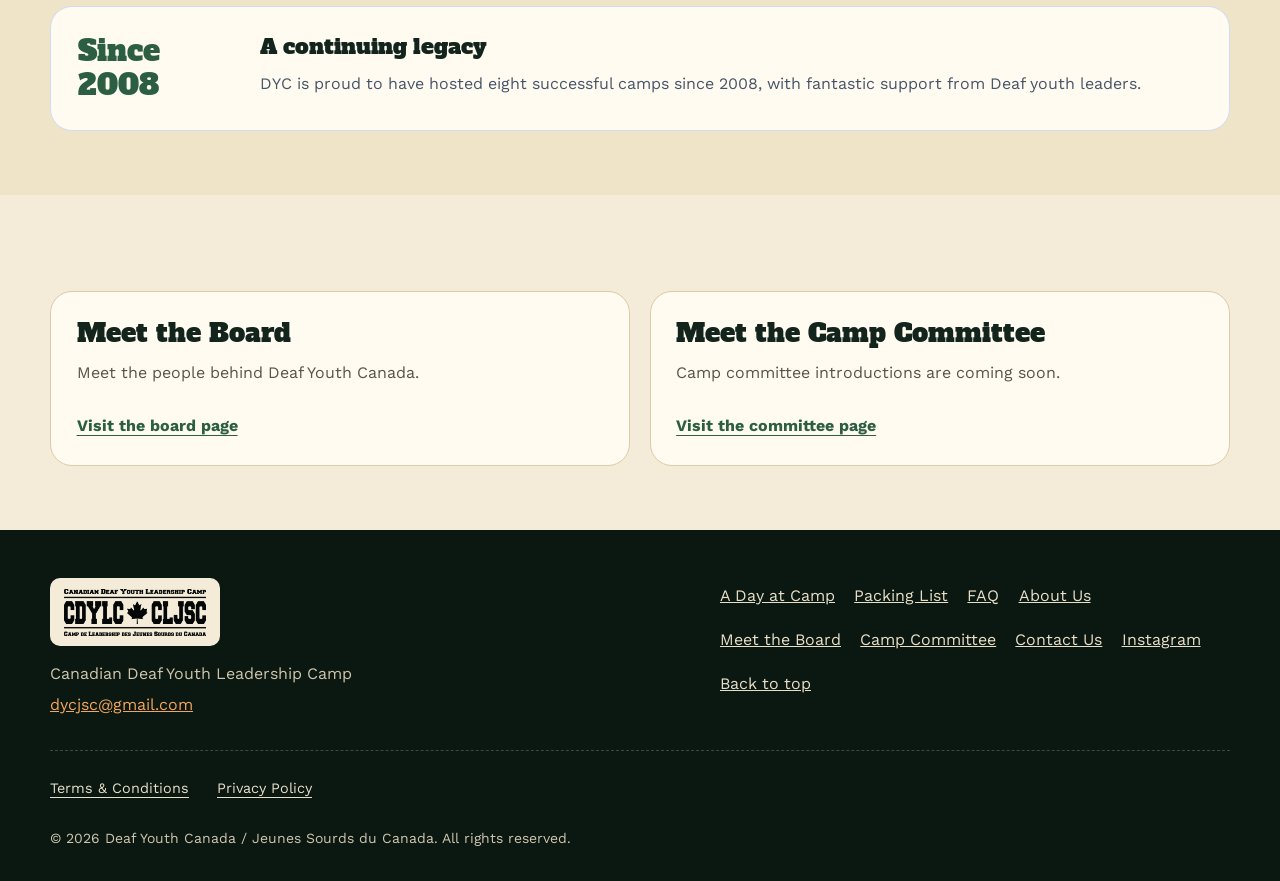
<file: about.html>
<!doctype html>
<html lang="en">
<head>
  <meta charset="utf-8">
  <meta name="viewport" content="width=device-width,initial-scale=1">
  <meta name="theme-color" content="#12241B">
  <meta name="description" content="Learn about Deaf Youth Canada and the history of the Canadian Deaf Youth Leadership Camp.">
  <title>About Us | CDYLC 2028</title>
  <link rel="preconnect" href="https://fonts.googleapis.com">
  <link rel="preconnect" href="https://fonts.gstatic.com" crossorigin>
  <link href="https://fonts.googleapis.com/css2?family=Alfa+Slab+One&amp;family=Caveat:wght@600;700&amp;family=Work+Sans:wght@400;500;600;700&amp;display=swap" rel="stylesheet">
  <link rel="icon" type="image/svg+xml" href="data:image/svg+xml,%3Csvg xmlns='http://www.w3.org/2000/svg' viewBox='0 0 64 64'%3E%3Crect width='64' height='64' rx='14' fill='%2312241B'/%3E%3Cpath d='M32 9c6 9 13 14 11 25-1 7-6 11-11 11s-12-4-12-12c0-6 4-9 5-15 3 5 4 8 7 9 1-7-2-12 0-18z' fill='%23E8702A'/%3E%3Cpath d='M32 27c4 6 6 9 4 14-1 3-3 4-4 4-3 0-5-2-5-6 0-3 3-4 3-8 1 2 2 3 3 3 0-3-1-5-1-7z' fill='%23F7C873'/%3E%3Crect x='14' y='47' width='36' height='6' rx='3' fill='%238A5A32' transform='rotate%28-10 32 50%29'/%3E%3Crect x='14' y='47' width='36' height='6' rx='3' fill='%23A9713F' transform='rotate%2810 32 50%29'/%3E%3C/svg%3E">
  <link rel="stylesheet" href="styles.css">
  <link rel="stylesheet" href="camp-motion.css?v=2">
  <link rel="stylesheet" href="camp-pages.css?v=1">
  <script src="site.js?v=3" defer></script>
</head>
<body data-lang="en" data-title-en="About Us | CDYLC 2028" data-title-fr="À propos | CLJSC 2028">
  <a class="skip en" href="#main">Skip to main content</a><a class="skip fr" href="#main">Aller au contenu principal</a>
  <div class="topbar"><span class="en">2028 camp information is coming soon</span><span class="fr">Les informations sur le camp 2028 arrivent bientôt</span></div>
  <nav class="nav" aria-label="Main navigation" data-label-en="Main navigation" data-label-fr="Navigation principale">
    <div class="wrap nav-inner">
      <a class="wordmark" href="index.html" aria-label="CDYLC 2028 home" data-label-en="CDYLC 2028 home" data-label-fr="Accueil CLJSC 2028"><img class="header-logo" src="cdylc-cljsc-logo.png" alt="Canadian Deaf Youth Leadership Camp — Camp de Leadership des Jeunes Sourds du Canada" width="2048" height="683" decoding="async"></a>
      <button class="menu-toggle" id="menuToggle" type="button" aria-expanded="false" aria-controls="siteLinks"><span class="en">Menu</span><span class="fr">Menu</span></button>
      <div class="links" id="siteLinks"><a href="index.html#experience"><span class="en">Experience</span><span class="fr">Expérience</span></a>
<a href="day.html"><span class="en">Day at Camp</span><span class="fr">Journée au camp</span></a>
<a href="packing.html"><span class="en">Packing List</span><span class="fr">Quoi apporter</span></a>
<a href="faq.html"><span class="en">FAQ</span><span class="fr">FAQ</span></a>
<a href="about.html" aria-current="page"><span class="en">About Us</span><span class="fr">À propos</span></a>
<a href="board.html"><span class="en">Board</span><span class="fr">Conseil</span></a>
<a href="committee.html"><span class="en">Camp Committee</span><span class="fr">Comité du camp</span></a>
<a href="index.html#apply"><span class="en">Apply</span><span class="fr">Postuler</span></a></div>
      <button class="lang" id="langToggle" type="button" aria-label="Passer au français" hidden>FR</button>
    </div>
  </nav>
  <main id="main">
<header class="page-hero" id="top"><div class="wrap">
    <div class="breadcrumb"><a href="index.html"><span class="en">Home</span><span class="fr">Accueil</span></a><span class="separator" aria-hidden="true">/</span><span class="en">About Us</span><span class="fr">À propos</span></div>
    <div class="eyebrow"><span class="en">About Us</span><span class="fr">À propos</span></div>
    <h1><span class="en">A legacy of Deaf youth leadership.</span><span class="fr">Une tradition de leadership chez les jeunes sourds.</span></h1>
    <p class="lead"><span class="en">CDYLC has a long history with Canada’s Deaf youth.</span><span class="fr">Le CLJSC a une longue histoire auprès des jeunes sourds du Canada.</span></p>
  </div></header><section class="page-content"><div class="wrap about-intro">
  <div class="prose"><h2><span class="en">Growing together, across Canada.</span><span class="fr">Grandir ensemble, partout au Canada.</span></h2>
    <p><span class="en">We are proud to continue this magical experience for Deaf and hard of hearing youth across this beautiful nation. Over the years, the camp has helped inspire leaders in every corner of Canada.</span><span class="fr">Nous sommes fiers de poursuivre cette expérience magique pour les jeunes sourds et malentendants de ce beau pays. Au fil des ans, le camp a contribué à inspirer des leaders dans tous les coins du Canada.</span></p>
    <p><span class="en">Deaf Youth Canada (DYC) is a non-profit organization under the Canadian Association of the Deaf – Association des Sourds du Canada (CAD-ASC). Its goal is to raise awareness within the broader Deaf youth community about Deaf leadership and our beautiful sign languages.</span><span class="fr">Jeunes Sourds du Canada (JSC) est un organisme sans but lucratif sous l’égide de l’Association des Sourds du Canada – Canadian Association of the Deaf (ASC-CAD). Son objectif est de sensibiliser l’ensemble de la communauté des jeunes sourds au leadership sourd et à la beauté de nos langues des signes.</span></p>
  </div>
  <blockquote class="motto"><span class="motto-label"><span class="en">The DYC motto</span><span class="fr">La devise de JSC</span></span><p><span class="en">“By youth,<br>for youth,<br>about youth.”</span><span class="fr">« Par les jeunes,<br>pour les jeunes,<br>à propos des jeunes. »</span></p></blockquote>
</div></section>
<section class="history-section"><div class="wrap">
  <h2 class="history-heading"><span class="en">Our history</span><span class="fr">Notre histoire</span></h2>
  <ol class="history-list">
    <li class="history-entry"><div class="history-year"><span class="en">1970s</span><span class="fr">Années 1970</span></div><div><h3><span class="en">The early roots</span><span class="fr">Les premières racines</span></h3><p><span class="en">CDYLC was active in the 1970s. Those early camps paved the way for its re-establishment in 2008 and the experience that continues today.</span><span class="fr">Le CLJSC existait déjà dans les années 1970. Ces premiers camps ont ouvert la voie à son rétablissement en 2008 et à l’expérience qui se poursuit aujourd’hui.</span></p></div></li>
    <li class="history-entry"><div class="history-year">2008</div><div><h3><span class="en">A new chapter, led by Deaf youth</span><span class="fr">Un nouveau chapitre, dirigé par des jeunes sourds</span></h3><p><span class="en">A group of Deaf youth leaders established Deaf Youth Canada in 2008. That summer, they organized and hosted the first camp in DYC’s biennial Canadian Deaf Youth Leadership Camp series in Sylvan Lake, Alberta.</span><span class="fr">Un groupe de jeunes leaders sourds a fondé Jeunes Sourds du Canada en 2008. Cet été-là, le groupe a organisé et accueilli le premier camp de la série biennale du Camp de leadership des jeunes sourds du Canada de JSC à Sylvan Lake, en Alberta.</span></p><p><span class="en">Although camps for Deaf youth had taken place across Canada before, CDYLC 2008 was the first to be run entirely by Deaf youth.</span><span class="fr">Même si d’autres camps pour les jeunes sourds avaient déjà eu lieu au Canada, le CLJSC 2008 a été le premier à être entièrement dirigé par des jeunes sourds.</span></p></div></li>
    <li class="history-entry"><div class="history-year"><span class="en">Since 2008</span><span class="fr">Depuis 2008</span></div><div><h3><span class="en">A continuing legacy</span><span class="fr">Une tradition qui se poursuit</span></h3><p><span class="en">DYC is proud to have hosted eight successful camps since 2008, with fantastic support from Deaf youth leaders.</span><span class="fr">JSC est fier d’avoir organisé huit camps couronnés de succès depuis 2008, grâce au formidable soutien des jeunes leaders sourds.</span></p></div></li>
  </ol>
</div></section>
<section class="page-content"><div class="wrap team-links">
  <a class="team-link" href="board.html"><h2><span class="en">Meet the Board</span><span class="fr">Notre conseil d’administration</span></h2><p><span class="en">Meet the people behind Deaf Youth Canada.</span><span class="fr">Découvre les personnes derrière Jeunes Sourds du Canada.</span></p><span class="text-link"><span class="en">Visit the board page</span><span class="fr">Voir la page du conseil</span></span></a>
  <a class="team-link" href="committee.html"><h2><span class="en">Meet the Camp Committee</span><span class="fr">Notre comité du camp</span></h2><p><span class="en">Camp committee introductions are coming soon.</span><span class="fr">Les présentations des membres du comité du camp seront bientôt disponibles.</span></p><span class="text-link"><span class="en">Visit the committee page</span><span class="fr">Voir la page du comité</span></span></a>
</div></section>
  </main>
  <footer><div class="wrap footer-grid">
    <div><div class="footer-title">CDYLC • CLJSC 2028</div><p><span class="en">Canadian Deaf Youth Leadership Camp</span><span class="fr">Camp de leadership des jeunes sourds du Canada</span></p><a class="footer-email" href="mailto:dycjsc@gmail.com">dycjsc@gmail.com</a></div>
    <div class="footer-links" aria-label="More information" data-label-en="More information" data-label-fr="Plus d’information">
      <a href="day.html"><span class="en">A Day at Camp</span><span class="fr">Une journée au camp</span></a>
      <a href="packing.html"><span class="en">Packing List</span><span class="fr">Quoi apporter</span></a>
      <a href="faq.html"><span class="en">FAQ</span><span class="fr">FAQ</span></a>
      <a href="about.html"><span class="en">About Us</span><span class="fr">À propos</span></a>
      <a href="board.html"><span class="en">Meet the Board</span><span class="fr">Notre conseil</span></a>
      <a href="committee.html"><span class="en">Camp Committee</span><span class="fr">Comité du camp</span></a>
      <a href="contact.html"><span class="en">Contact Us</span><span class="fr">Nous joindre</span></a>
      <a href="https://www.instagram.com/dyc_jsc/" target="_blank" rel="noopener">Instagram</a>
      <a href="#top"><span class="en">Back to top</span><span class="fr">Retour en haut</span></a>
    </div>
  </div>
  <div class="wrap footer-legal" aria-label="Website policies" data-label-en="Website policies" data-label-fr="Politiques du site">
    <a href="terms.html"><span class="en">Terms &amp; Conditions</span><span class="fr">Conditions d’utilisation</span></a>
    <a href="privacy.html"><span class="en">Privacy Policy</span><span class="fr">Politique de confidentialité</span></a>
  </div>
  <p class="wrap footer-copyright">© 2026 Deaf Youth Canada / Jeunes Sourds du Canada. <span class="en">All rights reserved.</span><span class="fr">Tous droits réservés.</span></p>
  </footer>
</body>
</html>
</file>
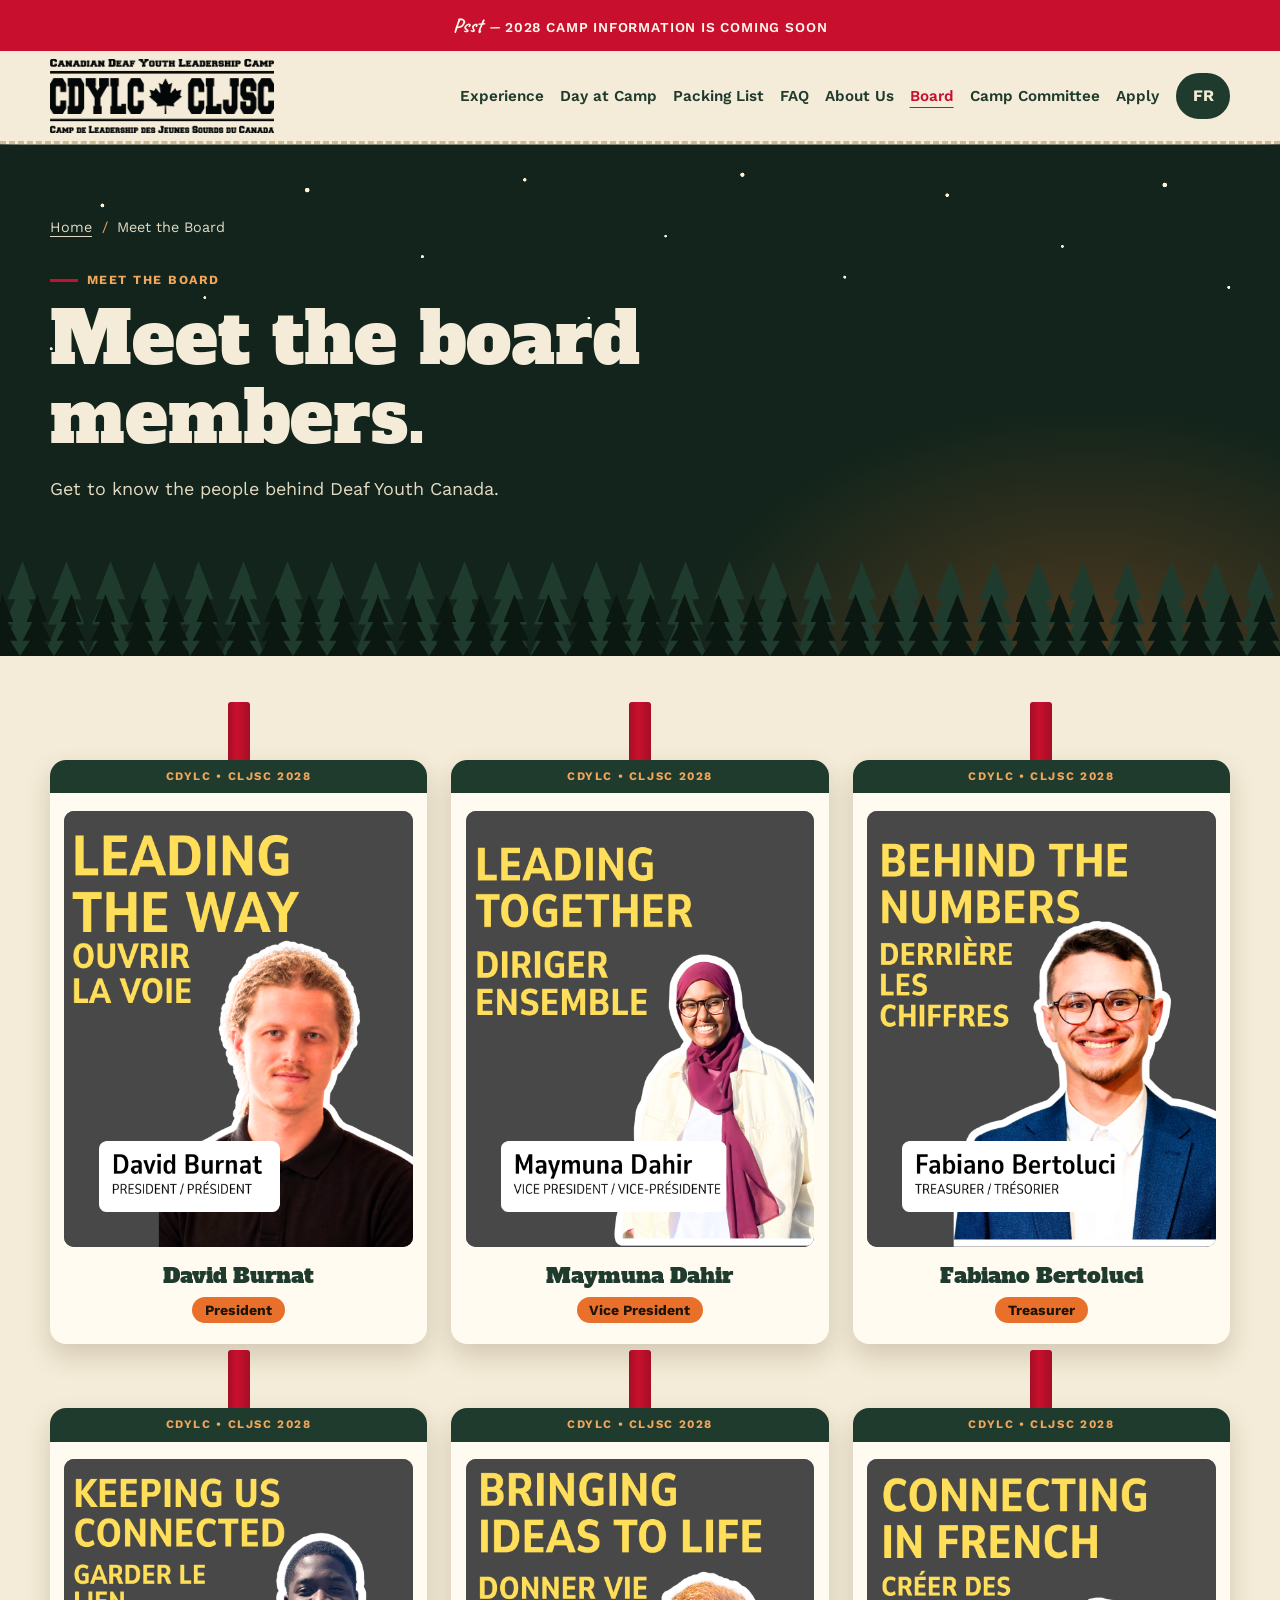
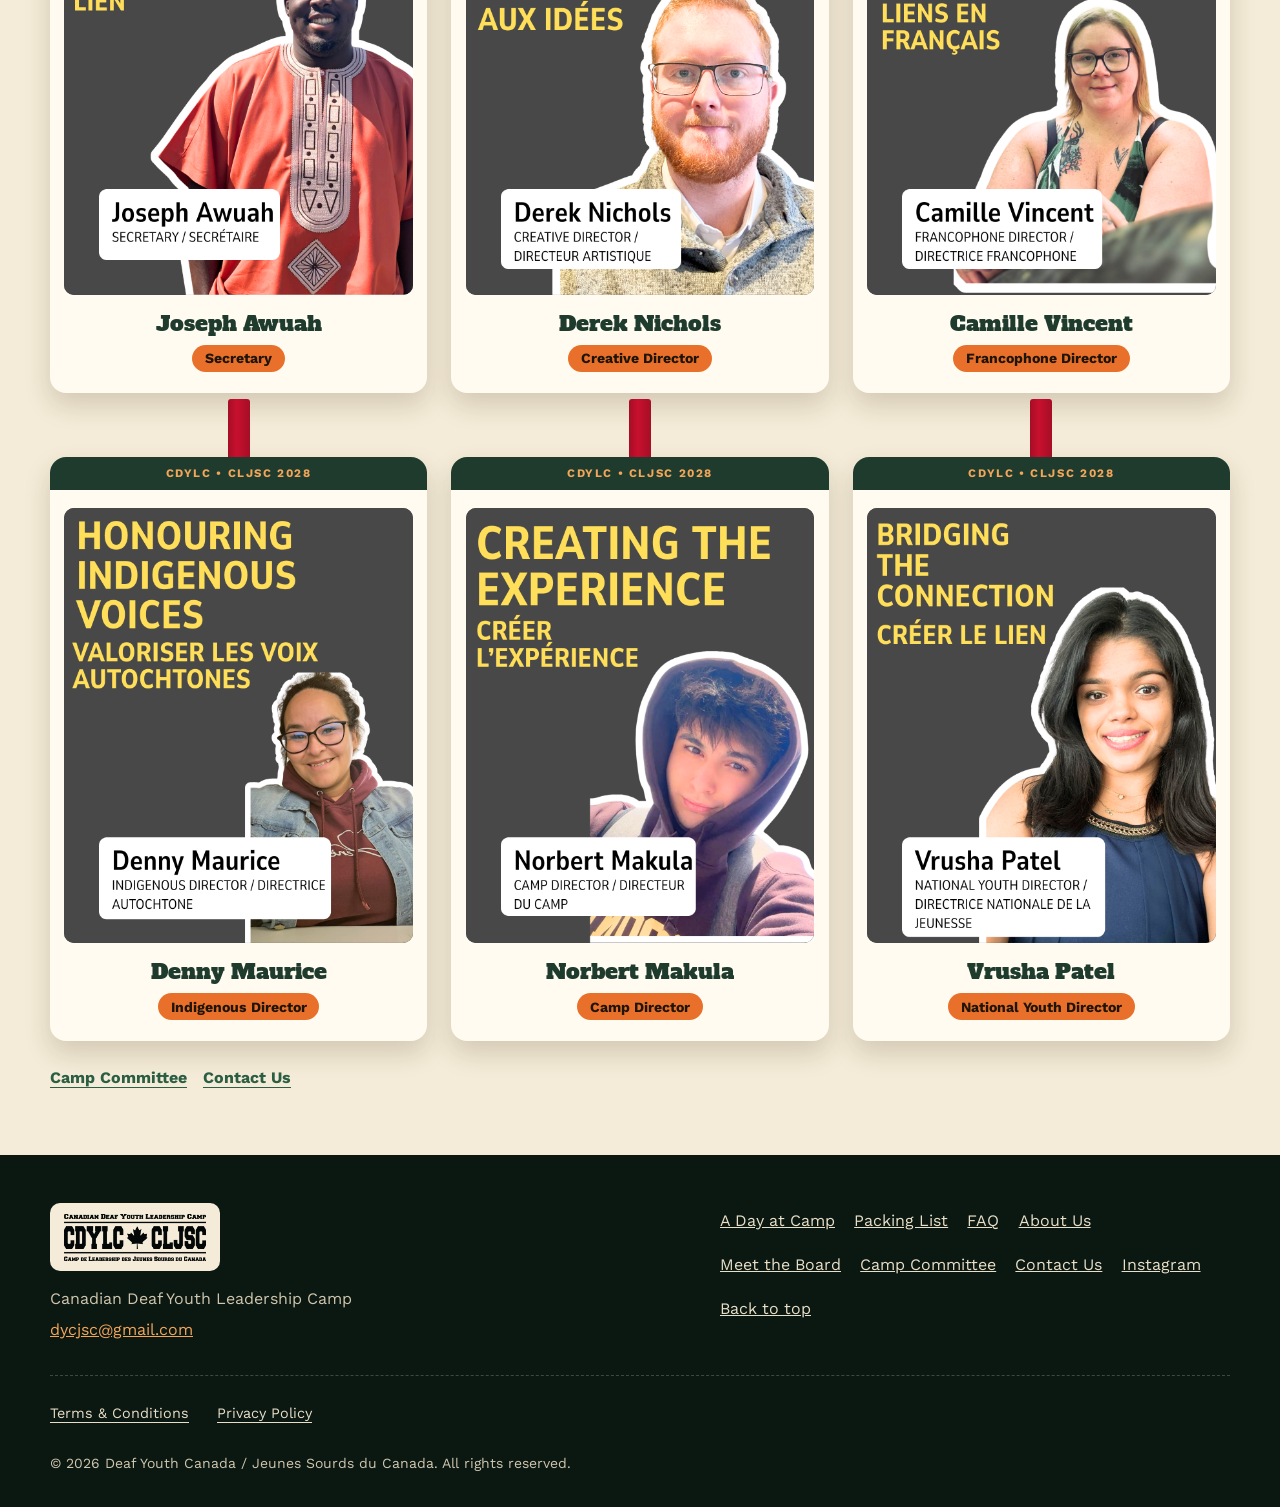
<file: board.html>
<!doctype html>
<html lang="en">
<head>
  <meta charset="utf-8">
  <meta name="viewport" content="width=device-width,initial-scale=1">
  <meta name="theme-color" content="#12241B">
  <meta name="description" content="Meet the nine members of the Deaf Youth Canada / Jeunes Sourds du Canada board.">
  <title>Meet the Board | CDYLC 2028</title>
  <link rel="preconnect" href="https://fonts.googleapis.com">
  <link rel="preconnect" href="https://fonts.gstatic.com" crossorigin>
  <link href="https://fonts.googleapis.com/css2?family=Alfa+Slab+One&amp;family=Caveat:wght@600;700&amp;family=Work+Sans:wght@400;500;600;700&amp;display=swap" rel="stylesheet">
  <link rel="icon" type="image/svg+xml" href="data:image/svg+xml,%3Csvg xmlns='http://www.w3.org/2000/svg' viewBox='0 0 64 64'%3E%3Crect width='64' height='64' rx='14' fill='%2312241B'/%3E%3Cpath d='M32 9c6 9 13 14 11 25-1 7-6 11-11 11s-12-4-12-12c0-6 4-9 5-15 3 5 4 8 7 9 1-7-2-12 0-18z' fill='%23E8702A'/%3E%3Cpath d='M32 27c4 6 6 9 4 14-1 3-3 4-4 4-3 0-5-2-5-6 0-3 3-4 3-8 1 2 2 3 3 3 0-3-1-5-1-7z' fill='%23F7C873'/%3E%3Crect x='14' y='47' width='36' height='6' rx='3' fill='%238A5A32' transform='rotate%28-10 32 50%29'/%3E%3Crect x='14' y='47' width='36' height='6' rx='3' fill='%23A9713F' transform='rotate%2810 32 50%29'/%3E%3C/svg%3E">
  <link rel="stylesheet" href="styles.css">
  <link rel="stylesheet" href="camp-motion.css?v=2">
  <link rel="stylesheet" href="camp-pages.css?v=1">
  <script src="site.js?v=3" defer></script>
</head>
<body data-lang="en" data-title-en="Meet the Board | CDYLC 2028" data-title-fr="Notre conseil | CLJSC 2028">
  <a class="skip en" href="#main">Skip to main content</a><a class="skip fr" href="#main">Aller au contenu principal</a>
  <div class="topbar"><span class="en">2028 camp information is coming soon</span><span class="fr">Les informations sur le camp 2028 arrivent bientôt</span></div>
  <nav class="nav" aria-label="Main navigation" data-label-en="Main navigation" data-label-fr="Navigation principale">
    <div class="wrap nav-inner">
      <a class="wordmark" href="index.html" aria-label="CDYLC 2028 home" data-label-en="CDYLC 2028 home" data-label-fr="Accueil CLJSC 2028"><img class="header-logo" src="cdylc-cljsc-logo.png" alt="Canadian Deaf Youth Leadership Camp — Camp de Leadership des Jeunes Sourds du Canada" width="2048" height="683" decoding="async"></a>
      <button class="menu-toggle" id="menuToggle" type="button" aria-expanded="false" aria-controls="siteLinks"><span class="en">Menu</span><span class="fr">Menu</span></button>
      <div class="links" id="siteLinks"><a href="index.html#experience"><span class="en">Experience</span><span class="fr">Expérience</span></a>
<a href="day.html"><span class="en">Day at Camp</span><span class="fr">Journée au camp</span></a>
<a href="packing.html"><span class="en">Packing List</span><span class="fr">Quoi apporter</span></a>
<a href="faq.html"><span class="en">FAQ</span><span class="fr">FAQ</span></a>
<a href="about.html"><span class="en">About Us</span><span class="fr">À propos</span></a>
<a href="board.html" aria-current="page"><span class="en">Board</span><span class="fr">Conseil</span></a>
<a href="committee.html"><span class="en">Camp Committee</span><span class="fr">Comité du camp</span></a>
<a href="index.html#apply"><span class="en">Apply</span><span class="fr">Postuler</span></a></div>
      <button class="lang" id="langToggle" type="button" aria-label="Passer au français" hidden>FR</button>
    </div>
  </nav>
  <main id="main">
<header class="page-hero" id="top"><div class="wrap">
    <div class="breadcrumb"><a href="index.html"><span class="en">Home</span><span class="fr">Accueil</span></a><span class="separator" aria-hidden="true">/</span><span class="en">Meet the Board</span><span class="fr">Notre conseil</span></div>
    <div class="eyebrow"><span class="en">Meet the Board</span><span class="fr">Notre conseil</span></div>
    <h1><span class="en">Meet the board members.</span><span class="fr">Notre conseil d’administration.</span></h1>
    <p class="lead"><span class="en">Get to know the people behind Deaf Youth Canada.</span><span class="fr">Découvre les personnes derrière Jeunes Sourds du Canada.</span></p>
  </div></header><section class="page-content"><div class="wrap">
    <div class="board-grid">
      <figure class="board-card">
        <img src="assets/board/president-updated.png" alt="David Burnat — President / Président. Leading the way / Ouvrir la voie." width="1080" height="1350" decoding="async">
        <figcaption><h2>David Burnat</h2><p><span class="en">President</span><span class="fr">Président</span></p></figcaption>
      </figure>
      <figure class="board-card">
        <img src="assets/board/vice-president.png" alt="Maymuna Dahir — Vice President / Vice-présidente. Leading together / Diriger ensemble." width="1080" height="1350" decoding="async">
        <figcaption><h2>Maymuna Dahir</h2><p><span class="en">Vice President</span><span class="fr">Vice-présidente</span></p></figcaption>
      </figure>
      <figure class="board-card">
        <img src="assets/board/treasurer.png" alt="Fabiano Bertoluci — Treasurer / Trésorier. Behind the numbers / Derrière les chiffres." width="1080" height="1350" decoding="async">
        <figcaption><h2>Fabiano Bertoluci</h2><p><span class="en">Treasurer</span><span class="fr">Trésorier</span></p></figcaption>
      </figure>
      <figure class="board-card">
        <img src="assets/board/secretary.png" alt="Joseph Awuah — Secretary / Secrétaire. Keeping us connected / Garder le lien." width="1080" height="1350" loading="lazy" decoding="async">
        <figcaption><h2>Joseph Awuah</h2><p><span class="en">Secretary</span><span class="fr">Secrétaire</span></p></figcaption>
      </figure>
      <figure class="board-card">
        <img src="assets/board/creative-director.png" alt="Derek Nichols — Creative Director / Directeur artistique. Bringing ideas to life / Donner vie aux idées." width="1080" height="1350" loading="lazy" decoding="async">
        <figcaption><h2>Derek Nichols</h2><p><span class="en">Creative Director</span><span class="fr">Directeur artistique</span></p></figcaption>
      </figure>
      <figure class="board-card">
        <img src="assets/board/francophone-director.png" alt="Camille Vincent — Francophone Director / Directrice francophone. Connecting in French / Créer des liens en français." width="1080" height="1350" loading="lazy" decoding="async">
        <figcaption><h2>Camille Vincent</h2><p><span class="en">Francophone Director</span><span class="fr">Directrice francophone</span></p></figcaption>
      </figure>
      <figure class="board-card">
        <img src="assets/board/indigenous-director.png" alt="Denny Maurice — Indigenous Director / Directrice autochtone. Honouring Indigenous voices / Valoriser les voix autochtones." width="1080" height="1350" loading="lazy" decoding="async">
        <figcaption><h2>Denny Maurice</h2><p><span class="en">Indigenous Director</span><span class="fr">Directrice autochtone</span></p></figcaption>
      </figure>
      <figure class="board-card">
        <img src="assets/board/camp-director.png" alt="Norbert Makula — Camp Director / Directeur du camp. Creating the experience / Créer l’expérience." width="1080" height="1350" loading="lazy" decoding="async">
        <figcaption><h2>Norbert Makula</h2><p><span class="en">Camp Director</span><span class="fr">Directeur du camp</span></p></figcaption>
      </figure>
      <figure class="board-card">
        <img src="assets/board/national-youth-director.png" alt="Vrusha Patel — National Youth Director / Directrice nationale de la jeunesse. Bridging the connection / Créer le lien." width="1080" height="1350" loading="lazy" decoding="async">
        <figcaption><h2>Vrusha Patel</h2><p><span class="en">National Youth Director</span><span class="fr">Directrice nationale de la jeunesse</span></p></figcaption>
      </figure>
    </div>
    <div class="team-note">
      <a href="committee.html"><span class="en">Camp Committee</span><span class="fr">Comité du camp</span></a>
      <a href="contact.html"><span class="en">Contact Us</span><span class="fr">Nous joindre</span></a>
    </div>
  </div></section>
  </main>
  <footer><div class="wrap footer-grid">
    <div><div class="footer-title">CDYLC • CLJSC 2028</div><p><span class="en">Canadian Deaf Youth Leadership Camp</span><span class="fr">Camp de leadership des jeunes sourds du Canada</span></p><a class="footer-email" href="mailto:dycjsc@gmail.com">dycjsc@gmail.com</a></div>
    <div class="footer-links" aria-label="More information" data-label-en="More information" data-label-fr="Plus d’information">
      <a href="day.html"><span class="en">A Day at Camp</span><span class="fr">Une journée au camp</span></a>
      <a href="packing.html"><span class="en">Packing List</span><span class="fr">Quoi apporter</span></a>
      <a href="faq.html"><span class="en">FAQ</span><span class="fr">FAQ</span></a>
      <a href="about.html"><span class="en">About Us</span><span class="fr">À propos</span></a>
      <a href="board.html"><span class="en">Meet the Board</span><span class="fr">Notre conseil</span></a>
      <a href="committee.html"><span class="en">Camp Committee</span><span class="fr">Comité du camp</span></a>
      <a href="contact.html"><span class="en">Contact Us</span><span class="fr">Nous joindre</span></a>
      <a href="https://www.instagram.com/dyc_jsc/" target="_blank" rel="noopener">Instagram</a>
      <a href="#top"><span class="en">Back to top</span><span class="fr">Retour en haut</span></a>
    </div>
  </div>
  <div class="wrap footer-legal" aria-label="Website policies" data-label-en="Website policies" data-label-fr="Politiques du site">
    <a href="terms.html"><span class="en">Terms &amp; Conditions</span><span class="fr">Conditions d’utilisation</span></a>
    <a href="privacy.html"><span class="en">Privacy Policy</span><span class="fr">Politique de confidentialité</span></a>
  </div>
  <p class="wrap footer-copyright">© 2026 Deaf Youth Canada / Jeunes Sourds du Canada. <span class="en">All rights reserved.</span><span class="fr">Tous droits réservés.</span></p>
  </footer>
</body>
</html>
</file>
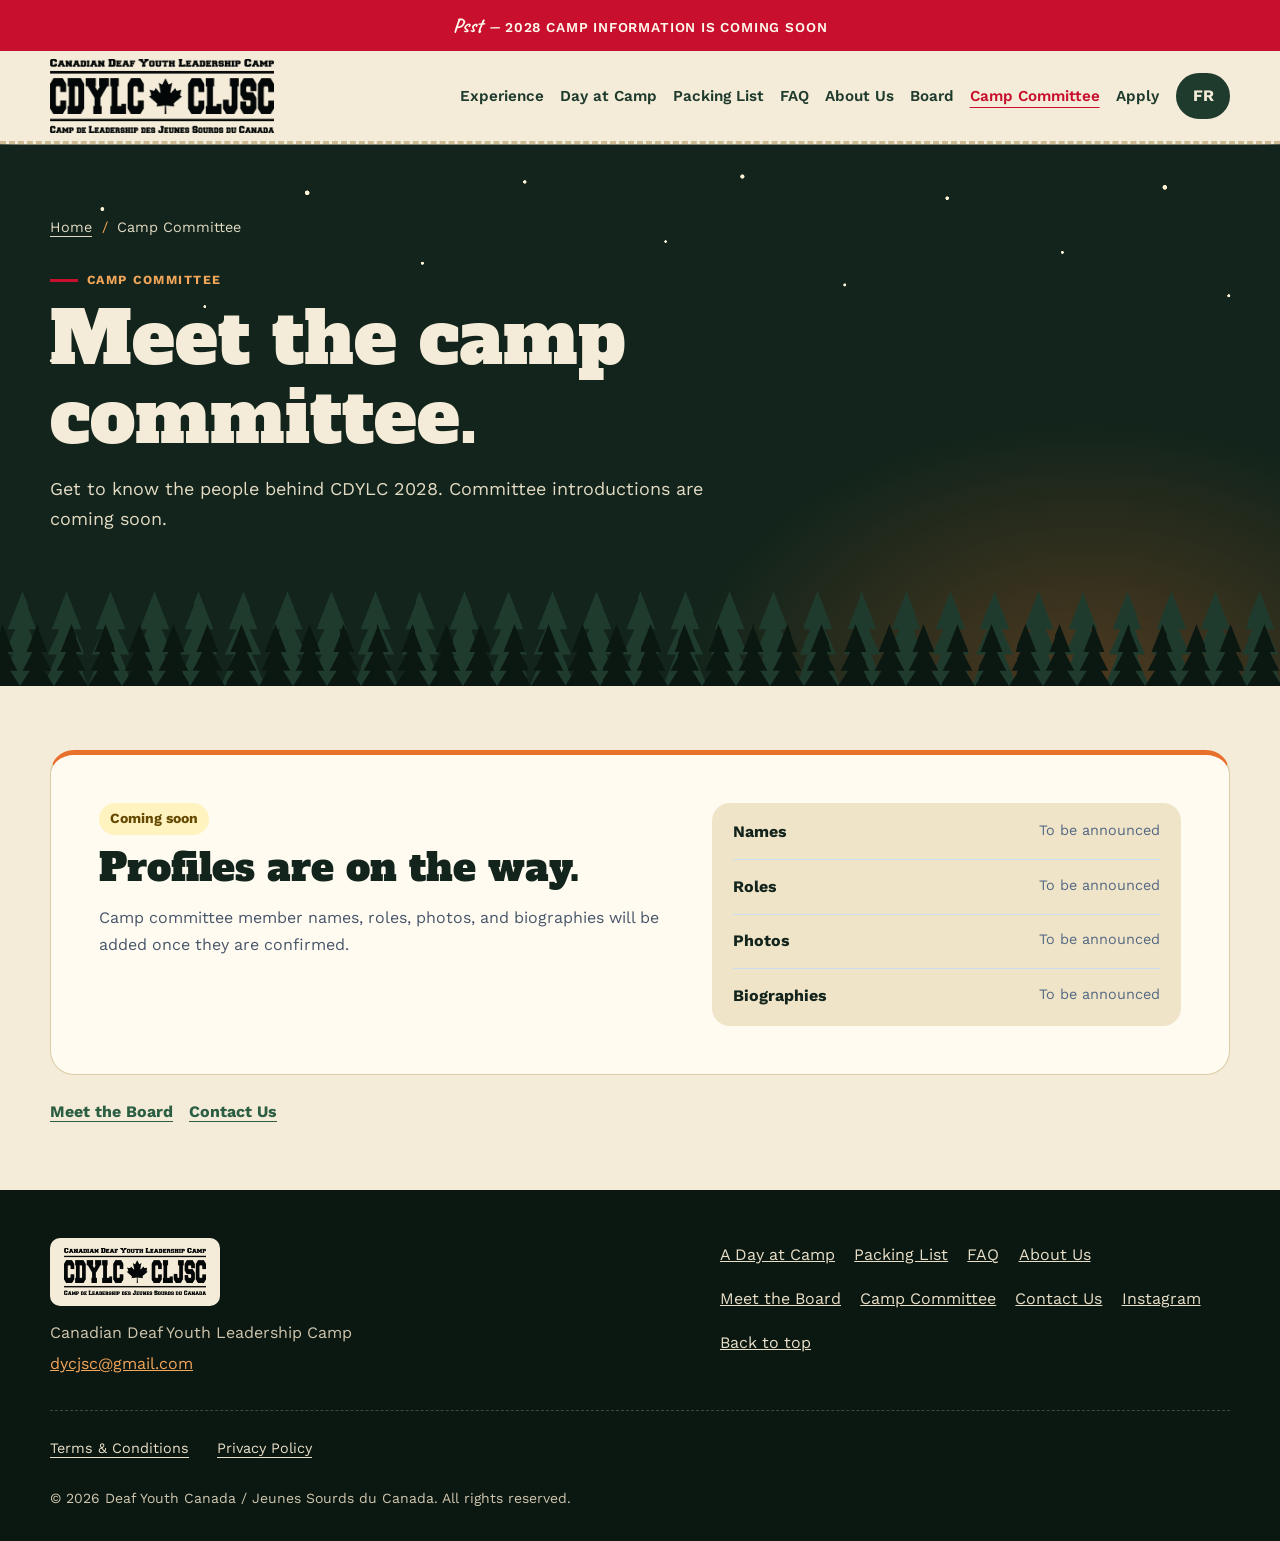
<file: committee.html>
<!doctype html>
<html lang="en">
<head>
  <meta charset="utf-8">
  <meta name="viewport" content="width=device-width,initial-scale=1">
  <meta name="theme-color" content="#12241B">
  <meta name="description" content="Meet the CDYLC 2028 camp committee. Names, roles, photos, and biographies are coming soon.">
  <title>Camp Committee | CDYLC 2028</title>
  <link rel="preconnect" href="https://fonts.googleapis.com">
  <link rel="preconnect" href="https://fonts.gstatic.com" crossorigin>
  <link href="https://fonts.googleapis.com/css2?family=Alfa+Slab+One&amp;family=Caveat:wght@600;700&amp;family=Work+Sans:wght@400;500;600;700&amp;display=swap" rel="stylesheet">
  <link rel="icon" type="image/svg+xml" href="data:image/svg+xml,%3Csvg xmlns='http://www.w3.org/2000/svg' viewBox='0 0 64 64'%3E%3Crect width='64' height='64' rx='14' fill='%2312241B'/%3E%3Cpath d='M32 9c6 9 13 14 11 25-1 7-6 11-11 11s-12-4-12-12c0-6 4-9 5-15 3 5 4 8 7 9 1-7-2-12 0-18z' fill='%23E8702A'/%3E%3Cpath d='M32 27c4 6 6 9 4 14-1 3-3 4-4 4-3 0-5-2-5-6 0-3 3-4 3-8 1 2 2 3 3 3 0-3-1-5-1-7z' fill='%23F7C873'/%3E%3Crect x='14' y='47' width='36' height='6' rx='3' fill='%238A5A32' transform='rotate%28-10 32 50%29'/%3E%3Crect x='14' y='47' width='36' height='6' rx='3' fill='%23A9713F' transform='rotate%2810 32 50%29'/%3E%3C/svg%3E">
  <link rel="stylesheet" href="styles.css">
  <link rel="stylesheet" href="camp-motion.css?v=2">
  <link rel="stylesheet" href="camp-pages.css?v=1">
  <script src="site.js?v=3" defer></script>
</head>
<body data-lang="en" data-title-en="Camp Committee | CDYLC 2028" data-title-fr="Comité du camp | CLJSC 2028">
  <a class="skip en" href="#main">Skip to main content</a><a class="skip fr" href="#main">Aller au contenu principal</a>
  <div class="topbar"><span class="en">2028 camp information is coming soon</span><span class="fr">Les informations sur le camp 2028 arrivent bientôt</span></div>
  <nav class="nav" aria-label="Main navigation" data-label-en="Main navigation" data-label-fr="Navigation principale">
    <div class="wrap nav-inner">
      <a class="wordmark" href="index.html" aria-label="CDYLC 2028 home" data-label-en="CDYLC 2028 home" data-label-fr="Accueil CLJSC 2028"><img class="header-logo" src="cdylc-cljsc-logo.png" alt="Canadian Deaf Youth Leadership Camp — Camp de Leadership des Jeunes Sourds du Canada" width="2048" height="683" decoding="async"></a>
      <button class="menu-toggle" id="menuToggle" type="button" aria-expanded="false" aria-controls="siteLinks"><span class="en">Menu</span><span class="fr">Menu</span></button>
      <div class="links" id="siteLinks"><a href="index.html#experience"><span class="en">Experience</span><span class="fr">Expérience</span></a>
<a href="day.html"><span class="en">Day at Camp</span><span class="fr">Journée au camp</span></a>
<a href="packing.html"><span class="en">Packing List</span><span class="fr">Quoi apporter</span></a>
<a href="faq.html"><span class="en">FAQ</span><span class="fr">FAQ</span></a>
<a href="about.html"><span class="en">About Us</span><span class="fr">À propos</span></a>
<a href="board.html"><span class="en">Board</span><span class="fr">Conseil</span></a>
<a href="committee.html" aria-current="page"><span class="en">Camp Committee</span><span class="fr">Comité du camp</span></a>
<a href="index.html#apply"><span class="en">Apply</span><span class="fr">Postuler</span></a></div>
      <button class="lang" id="langToggle" type="button" aria-label="Passer au français" hidden>FR</button>
    </div>
  </nav>
  <main id="main">
<header class="page-hero" id="top"><div class="wrap">
    <div class="breadcrumb"><a href="index.html"><span class="en">Home</span><span class="fr">Accueil</span></a><span class="separator" aria-hidden="true">/</span><span class="en">Camp Committee</span><span class="fr">Comité du camp</span></div>
    <div class="eyebrow"><span class="en">Camp Committee</span><span class="fr">Comité du camp</span></div>
    <h1><span class="en">Meet the camp committee.</span><span class="fr">Notre comité du camp.</span></h1>
    <p class="lead"><span class="en">Get to know the people behind CDYLC 2028. Committee introductions are coming soon.</span><span class="fr">Découvre les personnes derrière le CLJSC 2028. Les présentations du comité seront bientôt disponibles.</span></p>
  </div></header><section class="page-content"><div class="wrap">
    <div class="team-placeholder">
      <div><span class="pending"><span class="en">Coming soon</span><span class="fr">À venir</span></span><h2><span class="en">Profiles are on the way.</span><span class="fr">Les profils arrivent bientôt.</span></h2>
      <p><span class="en">Camp committee member names, roles, photos, and biographies will be added once they are confirmed.</span><span class="fr">Les noms, les rôles, les photos et les biographies des membres du comité du camp seront ajoutés une fois confirmés.</span></p></div>
      <ul class="profile-fields" aria-label="Profile details to be announced" data-label-en="Profile details to be announced" data-label-fr="Détails des profils à annoncer">
        <li><strong><span class="en">Names</span><span class="fr">Noms</span></strong><span class="field-status"><span class="en">To be announced</span><span class="fr">À annoncer</span></span></li>
<li><strong><span class="en">Roles</span><span class="fr">Rôles</span></strong><span class="field-status"><span class="en">To be announced</span><span class="fr">À annoncer</span></span></li>
<li><strong><span class="en">Photos</span><span class="fr">Photos</span></strong><span class="field-status"><span class="en">To be announced</span><span class="fr">À annoncer</span></span></li>
<li><strong><span class="en">Biographies</span><span class="fr">Biographies</span></strong><span class="field-status"><span class="en">To be announced</span><span class="fr">À annoncer</span></span></li>
      </ul>
    </div>
    <div class="team-note">
      <a href="board.html"><span class="en">Meet the Board</span><span class="fr">Notre conseil</span></a>
      <a href="contact.html"><span class="en">Contact Us</span><span class="fr">Nous joindre</span></a>
    </div>
  </div></section>
  </main>
  <footer><div class="wrap footer-grid">
    <div><div class="footer-title">CDYLC • CLJSC 2028</div><p><span class="en">Canadian Deaf Youth Leadership Camp</span><span class="fr">Camp de leadership des jeunes sourds du Canada</span></p><a class="footer-email" href="mailto:dycjsc@gmail.com">dycjsc@gmail.com</a></div>
    <div class="footer-links" aria-label="More information" data-label-en="More information" data-label-fr="Plus d’information">
      <a href="day.html"><span class="en">A Day at Camp</span><span class="fr">Une journée au camp</span></a>
      <a href="packing.html"><span class="en">Packing List</span><span class="fr">Quoi apporter</span></a>
      <a href="faq.html"><span class="en">FAQ</span><span class="fr">FAQ</span></a>
      <a href="about.html"><span class="en">About Us</span><span class="fr">À propos</span></a>
      <a href="board.html"><span class="en">Meet the Board</span><span class="fr">Notre conseil</span></a>
      <a href="committee.html"><span class="en">Camp Committee</span><span class="fr">Comité du camp</span></a>
      <a href="contact.html"><span class="en">Contact Us</span><span class="fr">Nous joindre</span></a>
      <a href="https://www.instagram.com/dyc_jsc/" target="_blank" rel="noopener">Instagram</a>
      <a href="#top"><span class="en">Back to top</span><span class="fr">Retour en haut</span></a>
    </div>
  </div>
  <div class="wrap footer-legal" aria-label="Website policies" data-label-en="Website policies" data-label-fr="Politiques du site">
    <a href="terms.html"><span class="en">Terms &amp; Conditions</span><span class="fr">Conditions d’utilisation</span></a>
    <a href="privacy.html"><span class="en">Privacy Policy</span><span class="fr">Politique de confidentialité</span></a>
  </div>
  <p class="wrap footer-copyright">© 2026 Deaf Youth Canada / Jeunes Sourds du Canada. <span class="en">All rights reserved.</span><span class="fr">Tous droits réservés.</span></p>
  </footer>
</body>
</html>
</file>
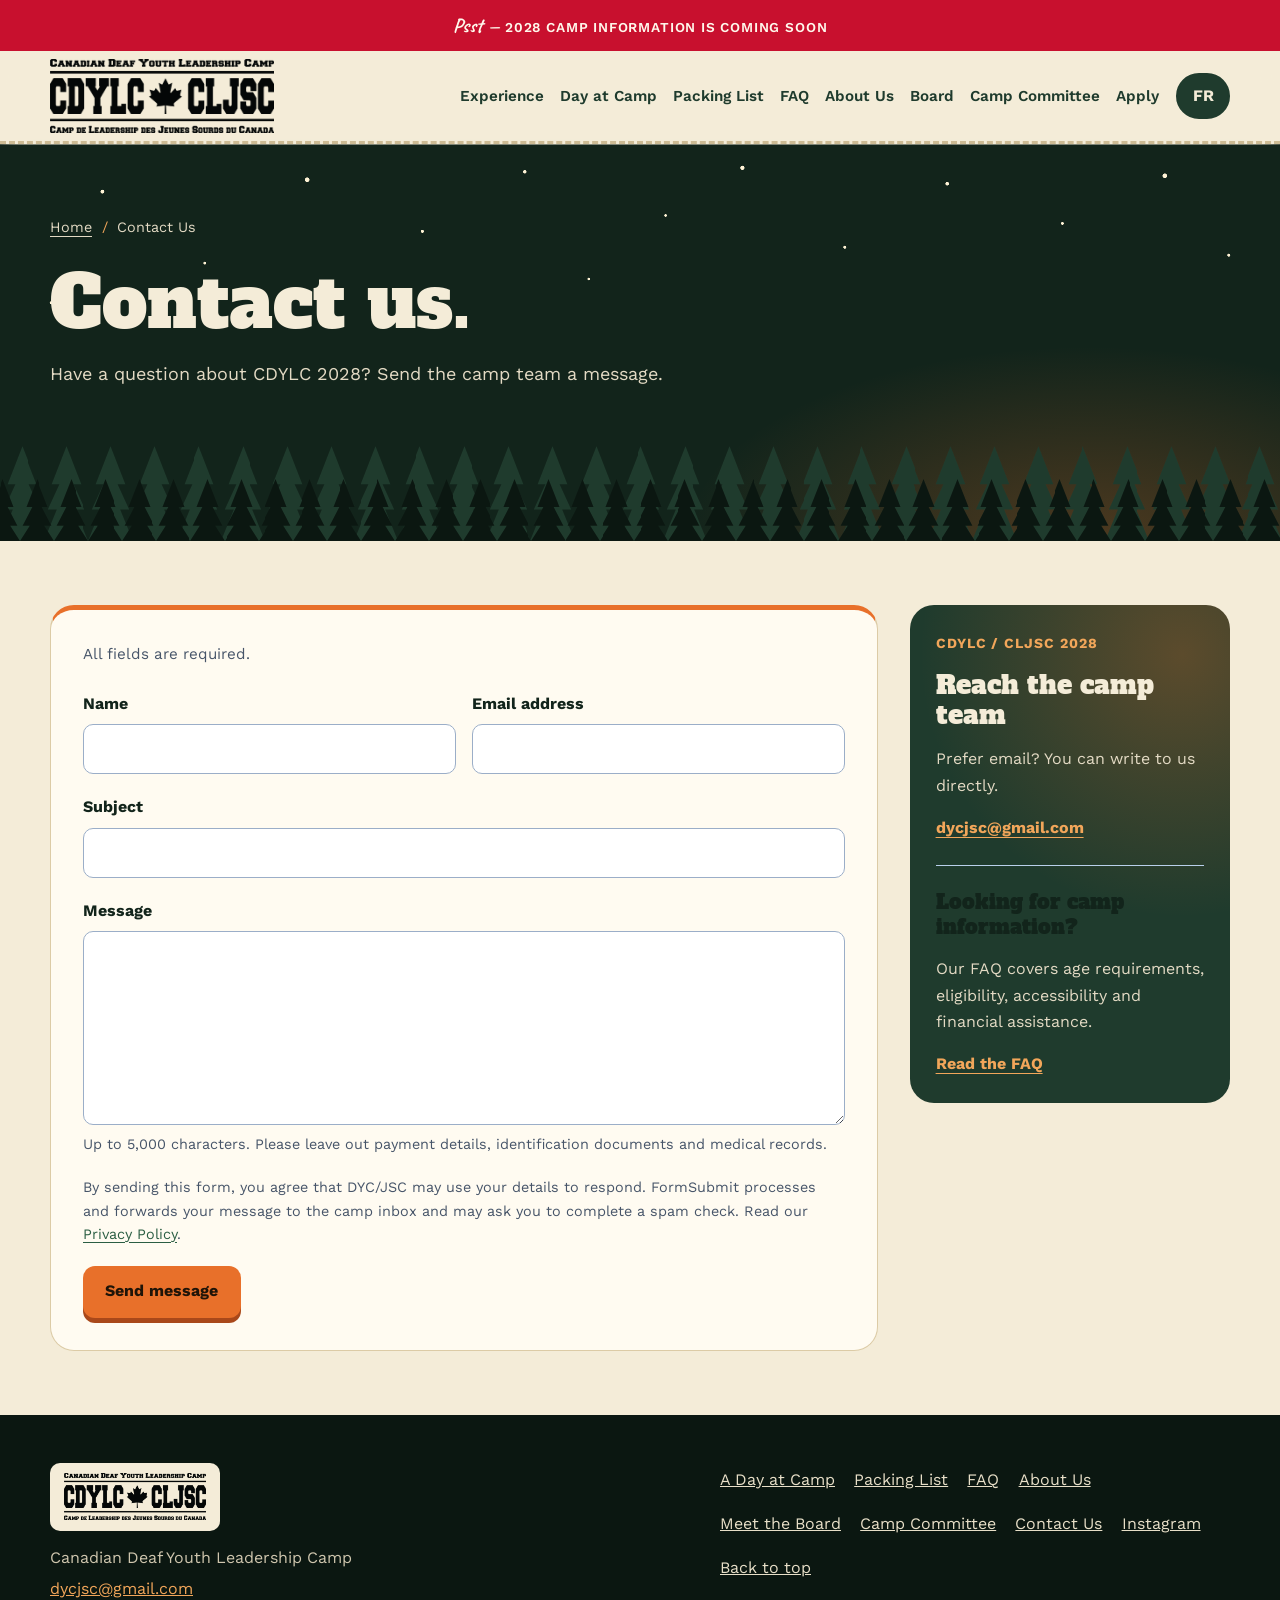
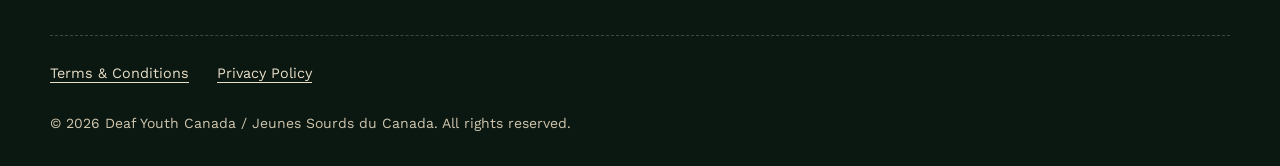
<file: contact.html>
<!doctype html>
<html lang="en">
<head>
  <meta charset="utf-8">
  <meta name="viewport" content="width=device-width,initial-scale=1">
  <meta name="theme-color" content="#12241B">
  <meta name="description" content="Contact the CDYLC / CLJSC 2028 camp team with your questions.">
  <title>Contact Us | CDYLC 2028</title>
  <link rel="preconnect" href="https://fonts.googleapis.com">
  <link rel="preconnect" href="https://fonts.gstatic.com" crossorigin>
  <link href="https://fonts.googleapis.com/css2?family=Alfa+Slab+One&amp;family=Caveat:wght@600;700&amp;family=Work+Sans:wght@400;500;600;700&amp;display=swap" rel="stylesheet">
  <link rel="icon" type="image/svg+xml" href="data:image/svg+xml,%3Csvg xmlns='http://www.w3.org/2000/svg' viewBox='0 0 64 64'%3E%3Crect width='64' height='64' rx='14' fill='%2312241B'/%3E%3Cpath d='M32 9c6 9 13 14 11 25-1 7-6 11-11 11s-12-4-12-12c0-6 4-9 5-15 3 5 4 8 7 9 1-7-2-12 0-18z' fill='%23E8702A'/%3E%3Cpath d='M32 27c4 6 6 9 4 14-1 3-3 4-4 4-3 0-5-2-5-6 0-3 3-4 3-8 1 2 2 3 3 3 0-3-1-5-1-7z' fill='%23F7C873'/%3E%3Crect x='14' y='47' width='36' height='6' rx='3' fill='%238A5A32' transform='rotate%28-10 32 50%29'/%3E%3Crect x='14' y='47' width='36' height='6' rx='3' fill='%23A9713F' transform='rotate%2810 32 50%29'/%3E%3C/svg%3E">
  <link rel="stylesheet" href="styles.css">
  <link rel="stylesheet" href="camp-motion.css?v=2">
  <link rel="stylesheet" href="camp-pages.css?v=1">
  <script src="site.js?v=3" defer></script>
  <script src="contact.js" defer></script>
</head>
<body data-lang="en" data-title-en="Contact Us | CDYLC 2028" data-title-fr="Nous joindre | CLJSC 2028">
  <a class="skip en" href="#main">Skip to main content</a><a class="skip fr" href="#main">Aller au contenu principal</a>
  <div class="topbar"><span class="en">2028 camp information is coming soon</span><span class="fr">Les informations sur le camp 2028 arrivent bientôt</span></div>
  <nav class="nav" aria-label="Main navigation" data-label-en="Main navigation" data-label-fr="Navigation principale">
    <div class="wrap nav-inner">
      <a class="wordmark" href="index.html" aria-label="CDYLC 2028 home" data-label-en="CDYLC 2028 home" data-label-fr="Accueil CLJSC 2028"><img class="header-logo" src="cdylc-cljsc-logo.png" alt="Canadian Deaf Youth Leadership Camp — Camp de Leadership des Jeunes Sourds du Canada" width="2048" height="683" decoding="async"></a>
      <button class="menu-toggle" id="menuToggle" type="button" aria-expanded="false" aria-controls="siteLinks"><span class="en">Menu</span><span class="fr">Menu</span></button>
      <div class="links" id="siteLinks"><a href="index.html#experience"><span class="en">Experience</span><span class="fr">Expérience</span></a>
<a href="day.html"><span class="en">Day at Camp</span><span class="fr">Journée au camp</span></a>
<a href="packing.html"><span class="en">Packing List</span><span class="fr">Quoi apporter</span></a>
<a href="faq.html"><span class="en">FAQ</span><span class="fr">FAQ</span></a>
<a href="about.html"><span class="en">About Us</span><span class="fr">À propos</span></a>
<a href="board.html"><span class="en">Board</span><span class="fr">Conseil</span></a>
<a href="committee.html"><span class="en">Camp Committee</span><span class="fr">Comité du camp</span></a>
<a href="index.html#apply"><span class="en">Apply</span><span class="fr">Postuler</span></a></div>
      <button class="lang" id="langToggle" type="button" aria-label="Passer au français" hidden>FR</button>
    </div>
  </nav>
  <main id="main">
  <header class="page-hero contact-hero" id="top"><div class="wrap">
    <div class="breadcrumb"><a href="index.html"><span class="en">Home</span><span class="fr">Accueil</span></a><span class="separator" aria-hidden="true">/</span><span class="en">Contact Us</span><span class="fr">Nous joindre</span></div>
    <h1><span class="en">Contact us.</span><span class="fr">Nous joindre.</span></h1>
    <p class="lead"><span class="en">Have a question about CDYLC 2028? Send the camp team a message.</span><span class="fr">Une question sur le CLJSC 2028? Envoie un message à l’équipe du camp.</span></p>
  </div></header>
  <section class="page-content"><div class="wrap contact-layout">
    <div class="contact-form-card">
      <div class="form-status" id="contactSuccess" role="status" tabindex="-1" hidden>
        <h2><span class="en">Thank you for your message.</span><span class="fr">Merci pour ton message.</span></h2>
        <p><span class="en">Your form submission is complete. You can follow up with the camp team by email if needed.</span><span class="fr">L’envoi du formulaire est terminé. Tu peux communiquer avec l’équipe du camp par courriel pour faire un suivi.</span></p>
      </div>
      <form id="contactForm" action="https://formsubmit.co/dycjsc@gmail.com" method="POST" accept-charset="UTF-8">
        <p class="form-intro"><span class="en">All fields are required.</span><span class="fr">Tous les champs sont obligatoires.</span></p>
        <div class="form-row">
          <div class="form-field"><label for="contactName"><span class="en">Name</span><span class="fr">Nom</span></label><input id="contactName" name="name" type="text" autocomplete="name" maxlength="100" required></div>
          <div class="form-field"><label for="contactEmail"><span class="en">Email address</span><span class="fr">Adresse courriel</span></label><input id="contactEmail" name="email" type="email" autocomplete="email" inputmode="email" autocapitalize="none" spellcheck="false" maxlength="254" required></div>
        </div>
        <div class="form-field"><label for="contactSubject"><span class="en">Subject</span><span class="fr">Objet</span></label><input id="contactSubject" name="subject" type="text" maxlength="150" required></div>
        <div class="form-field"><label for="contactMessage"><span class="en">Message</span><span class="fr">Message</span></label><textarea id="contactMessage" name="message" rows="7" maxlength="5000" aria-describedby="messageHelp" required></textarea><p class="field-help" id="messageHelp"><span class="en">Up to 5,000 characters. Please leave out payment details, identification documents and medical records.</span><span class="fr">Maximum de 5 000 caractères. N’inclus pas de données de paiement, de pièces d’identité ni de dossiers médicaux.</span></p></div>
        <div class="form-honeypot" aria-hidden="true"><label for="contactWebsite">Leave this field empty</label><input id="contactWebsite" type="text" name="_honey" tabindex="-1" autocomplete="off"></div>
        <input type="hidden" name="_subject" value="CDYLC / CLJSC 2028 — Website contact">
        <input type="hidden" name="_template" value="table">
        <input type="hidden" name="_next" value="https://derek-nichols.github.io/cdylc-2028/contact.html?submitted=1">
        <input type="hidden" name="_url" value="https://derek-nichols.github.io/cdylc-2028/contact.html">
        <input type="hidden" id="contactLanguage" name="language" value="English / Français">
        <p class="form-privacy"><span class="en">By sending this form, you agree that DYC/JSC may use your details to respond. FormSubmit processes and forwards your message to the camp inbox and may ask you to complete a spam check. Read our <a href="privacy.html">Privacy Policy</a>.</span><span class="fr">En envoyant ce formulaire, tu acceptes que DYC/JSC utilise tes renseignements pour répondre. FormSubmit traite et transmet ton message à la boîte courriel du camp et peut demander une vérification antipourriel. Consulte notre <a href="privacy.html">Politique de confidentialité</a>.</span></p>
        <button class="button primary contact-submit" type="submit"><span class="en">Send message</span><span class="fr">Envoyer le message</span></button>
        <p class="form-status form-progress" id="contactProgress" role="status" hidden><span class="en">Continuing to the submission service…</span><span class="fr">Redirection vers le service d’envoi…</span></p>
      </form>
    </div>
    <aside class="contact-panel contact-help" aria-labelledby="contactHelpTitle">
      <span class="contact-label">CDYLC / CLJSC 2028</span>
      <h2 id="contactHelpTitle"><span class="en">Reach the camp team</span><span class="fr">Joindre l’équipe du camp</span></h2>
      <p><span class="en">Prefer email? You can write to us directly.</span><span class="fr">Tu préfères le courriel? Tu peux nous écrire directement.</span></p>
      <a class="contact-email" href="mailto:dycjsc@gmail.com">dycjsc@gmail.com</a>
      <div class="contact-help-divider"></div>
      <h3><span class="en">Looking for camp information?</span><span class="fr">Tu cherches des informations?</span></h3>
      <p><span class="en">Our FAQ covers age requirements, eligibility, accessibility and financial assistance.</span><span class="fr">Notre FAQ aborde l’âge requis, l’admissibilité, l’accessibilité et l’aide financière.</span></p>
      <a class="contact-email" href="faq.html"><span class="en">Read the FAQ</span><span class="fr">Consulter la FAQ</span></a>
    </aside>
  </div></section>
</main>
  <footer><div class="wrap footer-grid">
    <div><div class="footer-title">CDYLC • CLJSC 2028</div><p><span class="en">Canadian Deaf Youth Leadership Camp</span><span class="fr">Camp de leadership des jeunes sourds du Canada</span></p><a class="footer-email" href="mailto:dycjsc@gmail.com">dycjsc@gmail.com</a></div>
    <div class="footer-links" aria-label="More information" data-label-en="More information" data-label-fr="Plus d’information">
      <a href="day.html"><span class="en">A Day at Camp</span><span class="fr">Une journée au camp</span></a>
      <a href="packing.html"><span class="en">Packing List</span><span class="fr">Quoi apporter</span></a>
      <a href="faq.html"><span class="en">FAQ</span><span class="fr">FAQ</span></a>
      <a href="about.html"><span class="en">About Us</span><span class="fr">À propos</span></a>
      <a href="board.html"><span class="en">Meet the Board</span><span class="fr">Notre conseil</span></a>
      <a href="committee.html"><span class="en">Camp Committee</span><span class="fr">Comité du camp</span></a>
      <a href="contact.html"><span class="en">Contact Us</span><span class="fr">Nous joindre</span></a>
      <a href="https://www.instagram.com/dyc_jsc/" target="_blank" rel="noopener">Instagram</a>
      <a href="#top"><span class="en">Back to top</span><span class="fr">Retour en haut</span></a>
    </div>
  </div>
  <div class="wrap footer-legal" aria-label="Website policies" data-label-en="Website policies" data-label-fr="Politiques du site">
    <a href="terms.html"><span class="en">Terms &amp; Conditions</span><span class="fr">Conditions d’utilisation</span></a>
    <a href="privacy.html"><span class="en">Privacy Policy</span><span class="fr">Politique de confidentialité</span></a>
  </div>
  <p class="wrap footer-copyright">© 2026 Deaf Youth Canada / Jeunes Sourds du Canada. <span class="en">All rights reserved.</span><span class="fr">Tous droits réservés.</span></p>
  </footer>
</body>
</html>
</file>
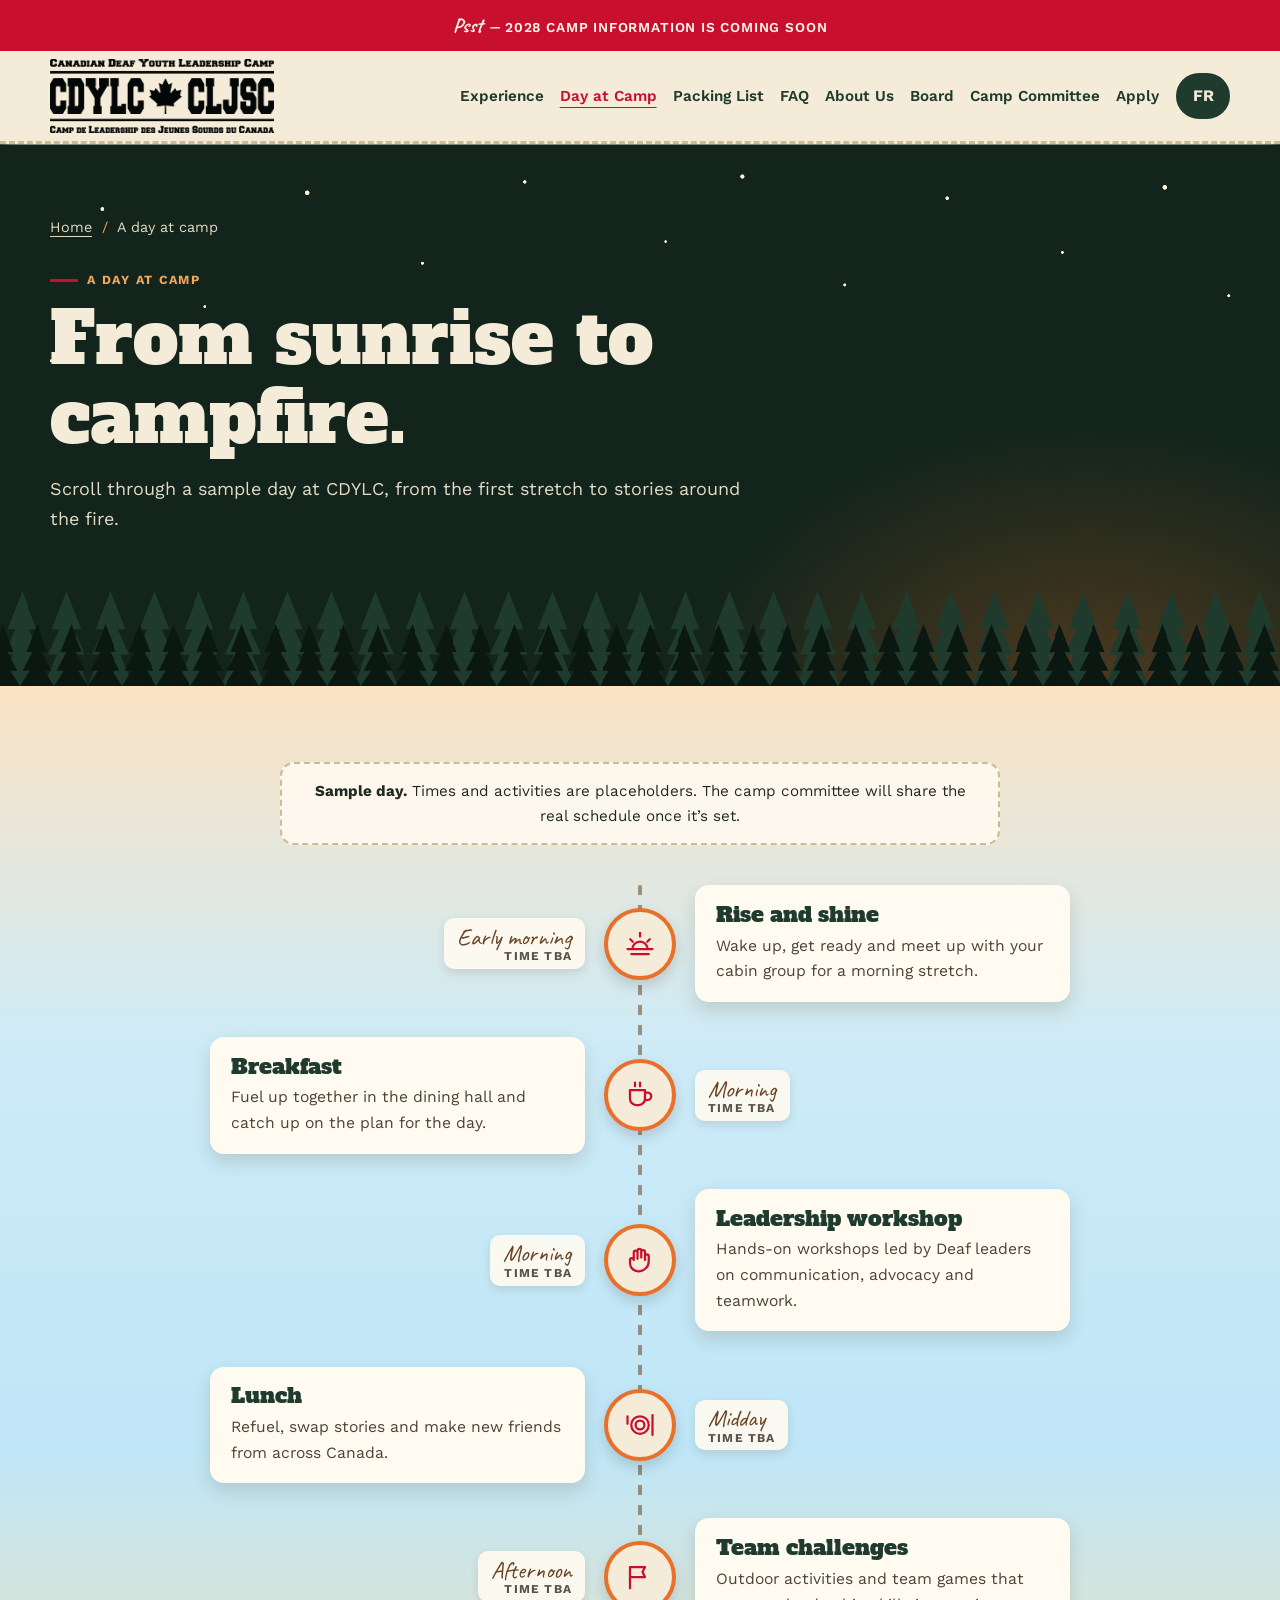
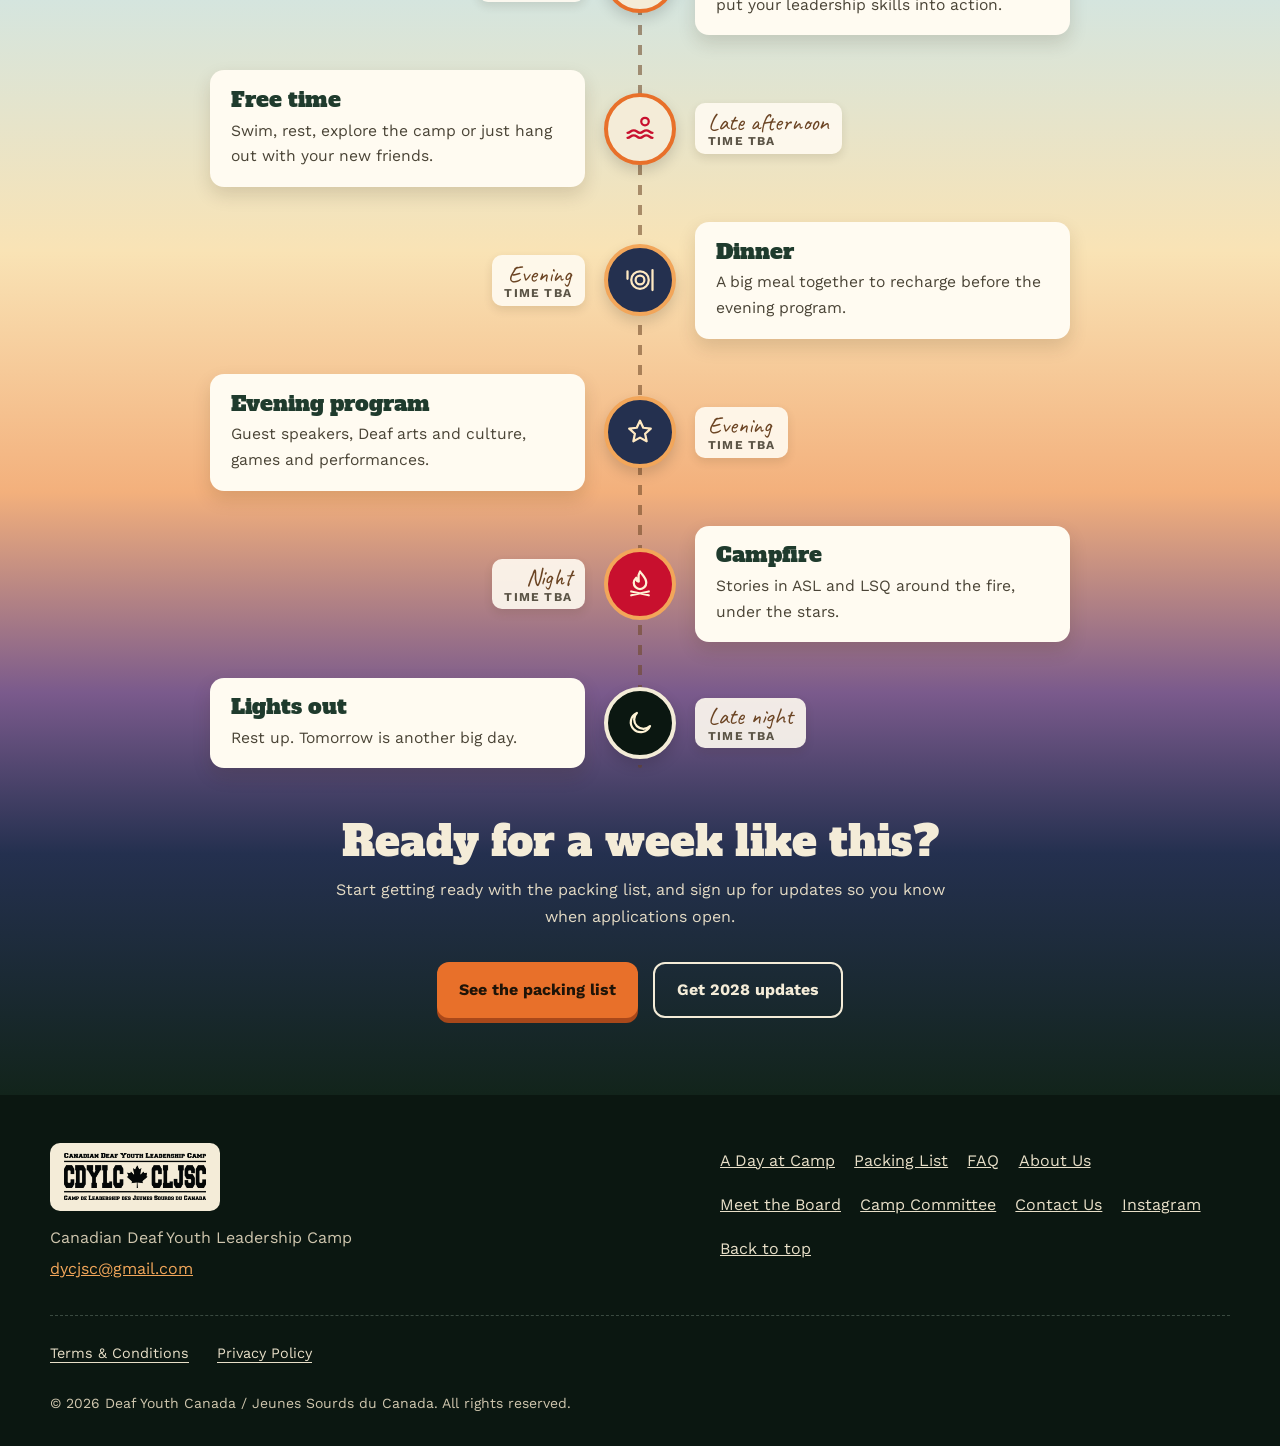
<file: day.html>
<!doctype html>
<html lang="en">
<head>
  <meta charset="utf-8">
  <meta name="viewport" content="width=device-width,initial-scale=1">
  <meta name="theme-color" content="#12241B">
  <meta name="description" content="What a day at CDYLC 2028 could look like, from sunrise to campfire. Times are placeholders until the schedule is confirmed.">
  <title>A Day at Camp | CDYLC 2028</title>
  <link rel="preconnect" href="https://fonts.googleapis.com">
  <link rel="preconnect" href="https://fonts.gstatic.com" crossorigin>
  <link href="https://fonts.googleapis.com/css2?family=Alfa+Slab+One&amp;family=Caveat:wght@600;700&amp;family=Work+Sans:wght@400;500;600;700&amp;display=swap" rel="stylesheet">
  <link rel="icon" type="image/svg+xml" href="data:image/svg+xml,%3Csvg xmlns='http://www.w3.org/2000/svg' viewBox='0 0 64 64'%3E%3Crect width='64' height='64' rx='14' fill='%2312241B'/%3E%3Cpath d='M32 9c6 9 13 14 11 25-1 7-6 11-11 11s-12-4-12-12c0-6 4-9 5-15 3 5 4 8 7 9 1-7-2-12 0-18z' fill='%23E8702A'/%3E%3Cpath d='M32 27c4 6 6 9 4 14-1 3-3 4-4 4-3 0-5-2-5-6 0-3 3-4 3-8 1 2 2 3 3 3 0-3-1-5-1-7z' fill='%23F7C873'/%3E%3Crect x='14' y='47' width='36' height='6' rx='3' fill='%238A5A32' transform='rotate%28-10 32 50%29'/%3E%3Crect x='14' y='47' width='36' height='6' rx='3' fill='%23A9713F' transform='rotate%2810 32 50%29'/%3E%3C/svg%3E">
  <link rel="stylesheet" href="styles.css">
  <link rel="stylesheet" href="camp-motion.css?v=2">
  <link rel="stylesheet" href="camp-pages.css?v=1">
  <script src="site.js?v=3" defer></script>
</head>
<body data-lang="en" data-title-en="A Day at Camp | CDYLC 2028" data-title-fr="Une journée au camp | CLJSC 2028">
  <a class="skip en" href="#main">Skip to main content</a><a class="skip fr" href="#main">Aller au contenu principal</a>
  <div class="topbar"><span class="en">2028 camp information is coming soon</span><span class="fr">Les informations sur le camp 2028 arrivent bientôt</span></div>
  <nav class="nav" aria-label="Main navigation" data-label-en="Main navigation" data-label-fr="Navigation principale">
    <div class="wrap nav-inner">
      <a class="wordmark" href="index.html" aria-label="CDYLC 2028 home" data-label-en="CDYLC 2028 home" data-label-fr="Accueil CLJSC 2028"><img class="header-logo" src="cdylc-cljsc-logo.png" alt="Canadian Deaf Youth Leadership Camp — Camp de Leadership des Jeunes Sourds du Canada" width="2048" height="683" decoding="async"></a>
      <button class="menu-toggle" id="menuToggle" type="button" aria-expanded="false" aria-controls="siteLinks"><span class="en">Menu</span><span class="fr">Menu</span></button>
      <div class="links" id="siteLinks"><a href="index.html#experience"><span class="en">Experience</span><span class="fr">Expérience</span></a>
<a href="day.html" aria-current="page"><span class="en">Day at Camp</span><span class="fr">Journée au camp</span></a>
<a href="packing.html"><span class="en">Packing List</span><span class="fr">Quoi apporter</span></a>
<a href="faq.html"><span class="en">FAQ</span><span class="fr">FAQ</span></a>
<a href="about.html"><span class="en">About Us</span><span class="fr">À propos</span></a>
<a href="board.html"><span class="en">Board</span><span class="fr">Conseil</span></a>
<a href="committee.html"><span class="en">Camp Committee</span><span class="fr">Comité du camp</span></a>
<a href="index.html#apply"><span class="en">Apply</span><span class="fr">Postuler</span></a></div>
      <button class="lang" id="langToggle" type="button" aria-label="Passer au français" hidden>FR</button>
    </div>
  </nav>
  <main id="main">
<header class="page-hero" id="top"><div class="wrap">
    <div class="breadcrumb"><a href="index.html"><span class="en">Home</span><span class="fr">Accueil</span></a><span class="separator" aria-hidden="true">/</span><span class="en">A day at camp</span><span class="fr">Une journée au camp</span></div>
    <div class="eyebrow"><span class="en">A day at camp</span><span class="fr">Une journée au camp</span></div>
    <h1><span class="en">From sunrise to campfire.</span><span class="fr">Du lever du soleil au feu de camp.</span></h1>
    <p class="lead"><span class="en">Scroll through a sample day at CDYLC, from the first stretch to stories around the fire.</span><span class="fr">Fais défiler une journée type au CLJSC, du premier étirement aux histoires autour du feu.</span></p>
  </div></header><section class="daytrail"><div class="wrap">
    <p class="daynote reveal"><span class="en"><b>Sample day.</b> Times and activities are placeholders. The camp committee will share the real schedule once it’s set.</span><span class="fr"><b>Journée type.</b> Les heures et les activités sont provisoires. Le comité du camp communiquera l’horaire officiel dès qu’il sera prêt.</span></p>
    <ol class="dayline">
      <li class="stop reveal">
        <p class="stop-time"><span class="en">Early morning</span><span class="fr">Tôt le matin</span><small><span class="en">Time TBA</span><span class="fr">Heure à confirmer</span></small></p>
        <div class="stop-dot" aria-hidden="true"><svg width="30" height="30" viewBox="0 0 24 24" fill="none" stroke="currentColor" stroke-width="1.8" stroke-linecap="round" stroke-linejoin="round"><path d="M12 3v3M4.2 8.2l2 2M19.8 8.2l-2 2M2 16h20M6 16a6 6 0 0 1 12 0"/><path d="M5 20h14"/></svg></div>
        <div class="stop-card"><h2><span class="en">Rise and shine</span><span class="fr">Debout!</span></h2><p><span class="en">Wake up, get ready and meet up with your cabin group for a morning stretch.</span><span class="fr">Réveil, préparation et rencontre avec ton groupe de chalet pour un étirement matinal.</span></p></div>
      </li>
      <li class="stop reveal">
        <p class="stop-time"><span class="en">Morning</span><span class="fr">Matin</span><small><span class="en">Time TBA</span><span class="fr">Heure à confirmer</span></small></p>
        <div class="stop-dot" aria-hidden="true"><svg width="30" height="30" viewBox="0 0 24 24" fill="none" stroke="currentColor" stroke-width="1.8" stroke-linecap="round" stroke-linejoin="round"><path d="M4 8h12v7a5 5 0 0 1-5 5H9a5 5 0 0 1-5-5z"/><path d="M16 10h2a3 3 0 0 1 0 6h-2M8 2v3M12 2v3"/></svg></div>
        <div class="stop-card"><h2><span class="en">Breakfast</span><span class="fr">Déjeuner</span></h2><p><span class="en">Fuel up together in the dining hall and catch up on the plan for the day.</span><span class="fr">Fais le plein d’énergie avec les autres à la salle à manger et découvre le programme de la journée.</span></p></div>
      </li>
      <li class="stop reveal">
        <p class="stop-time"><span class="en">Morning</span><span class="fr">Matin</span><small><span class="en">Time TBA</span><span class="fr">Heure à confirmer</span></small></p>
        <div class="stop-dot" aria-hidden="true"><svg width="30" height="30" viewBox="0 0 24 24" fill="none" stroke="currentColor" stroke-width="1.8" stroke-linecap="round" stroke-linejoin="round"><path d="M7 11V6a1.5 1.5 0 0 1 3 0v5M10 10V4.5a1.5 1.5 0 0 1 3 0V10M13 10V5.5a1.5 1.5 0 0 1 3 0V12M16 9a1.5 1.5 0 0 1 3 0v4a8 8 0 0 1-8 8h-.5A6.5 6.5 0 0 1 4 14.5V12a1.5 1.5 0 0 1 3 0"/></svg></div>
        <div class="stop-card"><h2><span class="en">Leadership workshop</span><span class="fr">Atelier de leadership</span></h2><p><span class="en">Hands-on workshops led by Deaf leaders on communication, advocacy and teamwork.</span><span class="fr">Des ateliers pratiques animés par des leaders sourds sur la communication, la défense des droits et le travail d’équipe.</span></p></div>
      </li>
      <li class="stop reveal">
        <p class="stop-time"><span class="en">Midday</span><span class="fr">Midi</span><small><span class="en">Time TBA</span><span class="fr">Heure à confirmer</span></small></p>
        <div class="stop-dot" aria-hidden="true"><svg width="30" height="30" viewBox="0 0 24 24" fill="none" stroke="currentColor" stroke-width="1.8" stroke-linecap="round" stroke-linejoin="round"><circle cx="12" cy="12" r="7"/><circle cx="12" cy="12" r="3.5"/><path d="M2 5v6M2 8h0M22 4v16"/></svg></div>
        <div class="stop-card"><h2><span class="en">Lunch</span><span class="fr">Dîner</span></h2><p><span class="en">Refuel, swap stories and make new friends from across Canada.</span><span class="fr">Recharge tes batteries, échange des histoires et fais-toi de nouveaux amis de partout au Canada.</span></p></div>
      </li>
      <li class="stop reveal">
        <p class="stop-time"><span class="en">Afternoon</span><span class="fr">Après-midi</span><small><span class="en">Time TBA</span><span class="fr">Heure à confirmer</span></small></p>
        <div class="stop-dot" aria-hidden="true"><svg width="30" height="30" viewBox="0 0 24 24" fill="none" stroke="currentColor" stroke-width="1.8" stroke-linecap="round" stroke-linejoin="round"><path d="M4 21V4M4 4h12l-2 4 2 4H4"/></svg></div>
        <div class="stop-card"><h2><span class="en">Team challenges</span><span class="fr">Défis d’équipe</span></h2><p><span class="en">Outdoor activities and team games that put your leadership skills into action.</span><span class="fr">Des activités extérieures et des jeux d’équipe pour mettre tes compétences en leadership en action.</span></p></div>
      </li>
      <li class="stop reveal">
        <p class="stop-time"><span class="en">Late afternoon</span><span class="fr">Fin d’après-midi</span><small><span class="en">Time TBA</span><span class="fr">Heure à confirmer</span></small></p>
        <div class="stop-dot" aria-hidden="true"><svg width="30" height="30" viewBox="0 0 24 24" fill="none" stroke="currentColor" stroke-width="1.8" stroke-linecap="round" stroke-linejoin="round"><path d="M2 15c2.5 0 2.5-2 5-2s2.5 2 5 2 2.5-2 5-2 2.5 2 5 2M2 19c2.5 0 2.5-2 5-2s2.5 2 5 2 2.5-2 5-2 2.5 2 5 2"/><circle cx="16" cy="6" r="3"/></svg></div>
        <div class="stop-card"><h2><span class="en">Free time</span><span class="fr">Temps libre</span></h2><p><span class="en">Swim, rest, explore the camp or just hang out with your new friends.</span><span class="fr">Baignade, repos, exploration du camp ou simplement du temps avec tes nouveaux amis.</span></p></div>
      </li>
      <li class="stop reveal evening">
        <p class="stop-time"><span class="en">Evening</span><span class="fr">Soir</span><small><span class="en">Time TBA</span><span class="fr">Heure à confirmer</span></small></p>
        <div class="stop-dot" aria-hidden="true"><svg width="30" height="30" viewBox="0 0 24 24" fill="none" stroke="currentColor" stroke-width="1.8" stroke-linecap="round" stroke-linejoin="round"><circle cx="12" cy="12" r="7"/><circle cx="12" cy="12" r="3.5"/><path d="M2 5v6M2 8h0M22 4v16"/></svg></div>
        <div class="stop-card"><h2><span class="en">Dinner</span><span class="fr">Souper</span></h2><p><span class="en">A big meal together to recharge before the evening program.</span><span class="fr">Un bon repas ensemble pour reprendre des forces avant la soirée.</span></p></div>
      </li>
      <li class="stop reveal evening">
        <p class="stop-time"><span class="en">Evening</span><span class="fr">Soir</span><small><span class="en">Time TBA</span><span class="fr">Heure à confirmer</span></small></p>
        <div class="stop-dot" aria-hidden="true"><svg width="30" height="30" viewBox="0 0 24 24" fill="none" stroke="currentColor" stroke-width="1.8" stroke-linecap="round" stroke-linejoin="round"><path d="M12 3l2.6 5.6 6 .7-4.5 4.1 1.2 6L12 16.5 6.7 19.4l1.2-6L3.4 9.3l6-.7z"/></svg></div>
        <div class="stop-card"><h2><span class="en">Evening program</span><span class="fr">Programme du soir</span></h2><p><span class="en">Guest speakers, Deaf arts and culture, games and performances.</span><span class="fr">Conférenciers invités, arts et culture sourde, jeux et spectacles.</span></p></div>
      </li>
      <li class="stop reveal fire">
        <p class="stop-time"><span class="en">Night</span><span class="fr">Nuit</span><small><span class="en">Time TBA</span><span class="fr">Heure à confirmer</span></small></p>
        <div class="stop-dot" aria-hidden="true"><svg width="30" height="30" viewBox="0 0 24 24" fill="none" stroke="currentColor" stroke-width="1.8" stroke-linecap="round" stroke-linejoin="round"><path d="M12 2c2 3 5 5 5 9a5 5 0 0 1-10 0c0-2 1-3 2-4 0 2 1 3 2 3 0-3-1-5 1-8z"/><path d="M5 21l14-3M19 21L5 18"/></svg></div>
        <div class="stop-card"><h2><span class="en">Campfire</span><span class="fr">Feu de camp</span></h2><p><span class="en">Stories in ASL and LSQ around the fire, under the stars.</span><span class="fr">Des histoires en ASL et en LSQ autour du feu, sous les étoiles.</span></p></div>
      </li>
      <li class="stop reveal night">
        <p class="stop-time"><span class="en">Late night</span><span class="fr">Tard le soir</span><small><span class="en">Time TBA</span><span class="fr">Heure à confirmer</span></small></p>
        <div class="stop-dot" aria-hidden="true"><svg width="30" height="30" viewBox="0 0 24 24" fill="none" stroke="currentColor" stroke-width="1.8" stroke-linecap="round" stroke-linejoin="round"><path d="M20 14.5A8 8 0 1 1 9.5 4a6.5 6.5 0 0 0 10.5 10.5z"/></svg></div>
        <div class="stop-card"><h2><span class="en">Lights out</span><span class="fr">Extinction des feux</span></h2><p><span class="en">Rest up. Tomorrow is another big day.</span><span class="fr">Repose-toi : demain est une autre grosse journée.</span></p></div>
      </li>
    </ol>
    <div class="dayend reveal">
      <h2><span class="en">Ready for a week like this?</span><span class="fr">Prêt pour une semaine comme celle-ci?</span></h2>
      <p><span class="en">Start getting ready with the packing list, and sign up for updates so you know when applications open.</span><span class="fr">Commence à te préparer avec la liste de choses à apporter et abonne-toi aux nouvelles pour savoir quand les candidatures ouvriront.</span></p>
      <div class="hero-actions"><a class="button primary" href="packing.html"><span class="en">See the packing list</span><span class="fr">Voir quoi apporter</span></a><a class="button secondary" href="index.html#updates"><span class="en">Get 2028 updates</span><span class="fr">Recevoir les nouvelles</span></a></div>
    </div>
  </div></section>
  </main>
  <footer><div class="wrap footer-grid">
    <div><div class="footer-title">CDYLC • CLJSC 2028</div><p><span class="en">Canadian Deaf Youth Leadership Camp</span><span class="fr">Camp de leadership des jeunes sourds du Canada</span></p><a class="footer-email" href="mailto:dycjsc@gmail.com">dycjsc@gmail.com</a></div>
    <div class="footer-links" aria-label="More information" data-label-en="More information" data-label-fr="Plus d’information">
      <a href="day.html"><span class="en">A Day at Camp</span><span class="fr">Une journée au camp</span></a>
      <a href="packing.html"><span class="en">Packing List</span><span class="fr">Quoi apporter</span></a>
      <a href="faq.html"><span class="en">FAQ</span><span class="fr">FAQ</span></a>
      <a href="about.html"><span class="en">About Us</span><span class="fr">À propos</span></a>
      <a href="board.html"><span class="en">Meet the Board</span><span class="fr">Notre conseil</span></a>
      <a href="committee.html"><span class="en">Camp Committee</span><span class="fr">Comité du camp</span></a>
      <a href="contact.html"><span class="en">Contact Us</span><span class="fr">Nous joindre</span></a>
      <a href="https://www.instagram.com/dyc_jsc/" target="_blank" rel="noopener">Instagram</a>
      <a href="#top"><span class="en">Back to top</span><span class="fr">Retour en haut</span></a>
    </div>
  </div>
  <div class="wrap footer-legal" aria-label="Website policies" data-label-en="Website policies" data-label-fr="Politiques du site">
    <a href="terms.html"><span class="en">Terms &amp; Conditions</span><span class="fr">Conditions d’utilisation</span></a>
    <a href="privacy.html"><span class="en">Privacy Policy</span><span class="fr">Politique de confidentialité</span></a>
  </div>
  <p class="wrap footer-copyright">© 2026 Deaf Youth Canada / Jeunes Sourds du Canada. <span class="en">All rights reserved.</span><span class="fr">Tous droits réservés.</span></p>
  </footer>
</body>
</html>
</file>
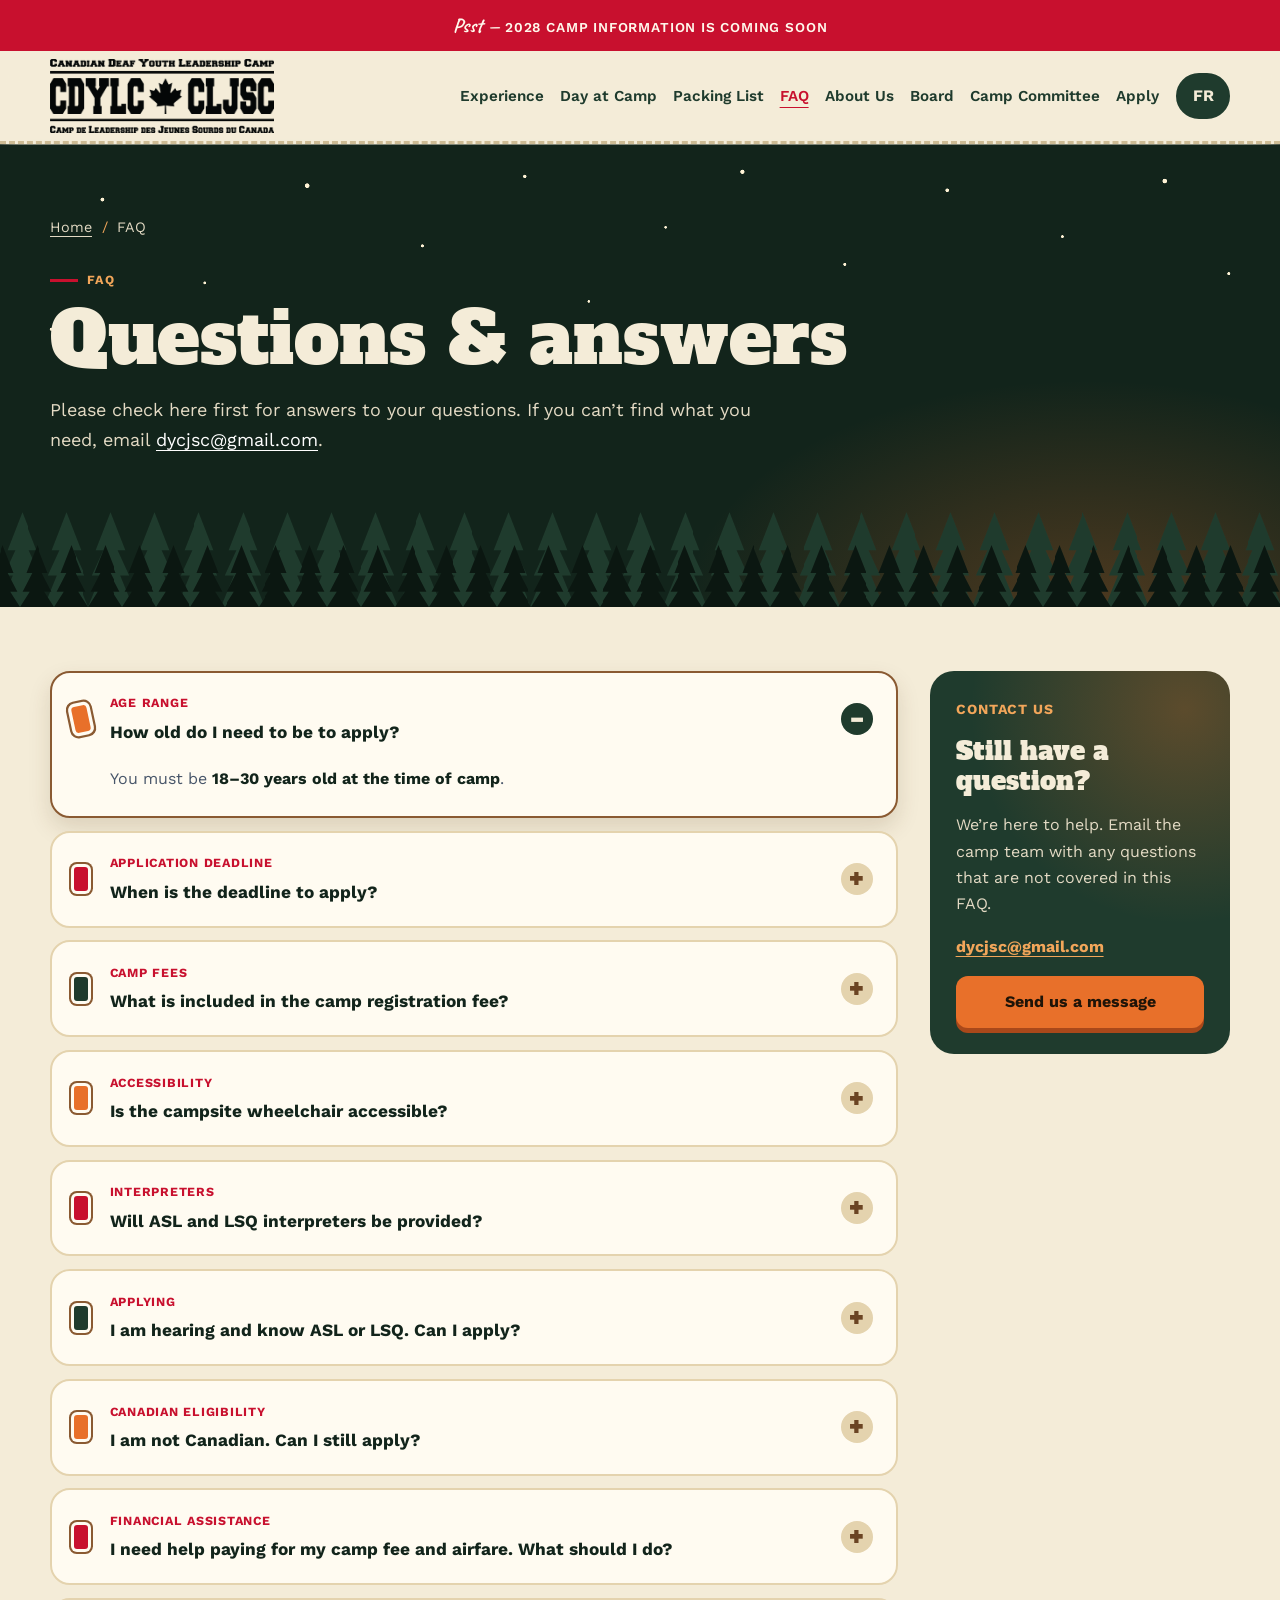
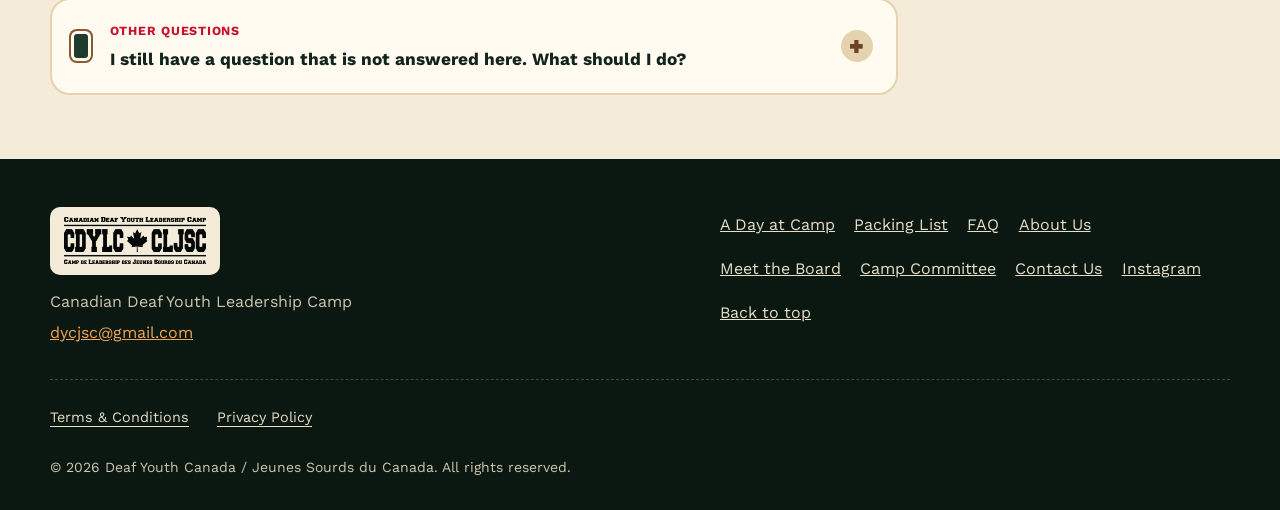
<file: faq.html>
<!doctype html>
<html lang="en">
<head>
  <meta charset="utf-8">
  <meta name="viewport" content="width=device-width,initial-scale=1">
  <meta name="theme-color" content="#12241B">
  <meta name="description" content="CDYLC 2028 answers about age, eligibility, fees, accessibility, interpreters, applications, financial assistance, and contacting the camp team.">
  <title>FAQ | CDYLC 2028</title>
  <link rel="preconnect" href="https://fonts.googleapis.com">
  <link rel="preconnect" href="https://fonts.gstatic.com" crossorigin>
  <link href="https://fonts.googleapis.com/css2?family=Alfa+Slab+One&amp;family=Caveat:wght@600;700&amp;family=Work+Sans:wght@400;500;600;700&amp;display=swap" rel="stylesheet">
  <link rel="icon" type="image/svg+xml" href="data:image/svg+xml,%3Csvg xmlns='http://www.w3.org/2000/svg' viewBox='0 0 64 64'%3E%3Crect width='64' height='64' rx='14' fill='%2312241B'/%3E%3Cpath d='M32 9c6 9 13 14 11 25-1 7-6 11-11 11s-12-4-12-12c0-6 4-9 5-15 3 5 4 8 7 9 1-7-2-12 0-18z' fill='%23E8702A'/%3E%3Cpath d='M32 27c4 6 6 9 4 14-1 3-3 4-4 4-3 0-5-2-5-6 0-3 3-4 3-8 1 2 2 3 3 3 0-3-1-5-1-7z' fill='%23F7C873'/%3E%3Crect x='14' y='47' width='36' height='6' rx='3' fill='%238A5A32' transform='rotate%28-10 32 50%29'/%3E%3Crect x='14' y='47' width='36' height='6' rx='3' fill='%23A9713F' transform='rotate%2810 32 50%29'/%3E%3C/svg%3E">
  <link rel="stylesheet" href="styles.css">
  <link rel="stylesheet" href="camp-motion.css?v=2">
  <link rel="stylesheet" href="camp-pages.css?v=1">
  <script src="site.js?v=3" defer></script>
</head>
<body data-lang="en" data-title-en="FAQ | CDYLC 2028" data-title-fr="FAQ | CLJSC 2028">
  <a class="skip en" href="#main">Skip to main content</a><a class="skip fr" href="#main">Aller au contenu principal</a>
  <div class="topbar"><span class="en">2028 camp information is coming soon</span><span class="fr">Les informations sur le camp 2028 arrivent bientôt</span></div>
  <nav class="nav" aria-label="Main navigation" data-label-en="Main navigation" data-label-fr="Navigation principale">
    <div class="wrap nav-inner">
      <a class="wordmark" href="index.html" aria-label="CDYLC 2028 home" data-label-en="CDYLC 2028 home" data-label-fr="Accueil CLJSC 2028"><img class="header-logo" src="cdylc-cljsc-logo.png" alt="Canadian Deaf Youth Leadership Camp — Camp de Leadership des Jeunes Sourds du Canada" width="2048" height="683" decoding="async"></a>
      <button class="menu-toggle" id="menuToggle" type="button" aria-expanded="false" aria-controls="siteLinks"><span class="en">Menu</span><span class="fr">Menu</span></button>
      <div class="links" id="siteLinks"><a href="index.html#experience"><span class="en">Experience</span><span class="fr">Expérience</span></a>
<a href="day.html"><span class="en">Day at Camp</span><span class="fr">Journée au camp</span></a>
<a href="packing.html"><span class="en">Packing List</span><span class="fr">Quoi apporter</span></a>
<a href="faq.html" aria-current="page"><span class="en">FAQ</span><span class="fr">FAQ</span></a>
<a href="about.html"><span class="en">About Us</span><span class="fr">À propos</span></a>
<a href="board.html"><span class="en">Board</span><span class="fr">Conseil</span></a>
<a href="committee.html"><span class="en">Camp Committee</span><span class="fr">Comité du camp</span></a>
<a href="index.html#apply"><span class="en">Apply</span><span class="fr">Postuler</span></a></div>
      <button class="lang" id="langToggle" type="button" aria-label="Passer au français" hidden>FR</button>
    </div>
  </nav>
  <main id="main">
<header class="page-hero" id="top"><div class="wrap">
    <div class="breadcrumb"><a href="index.html"><span class="en">Home</span><span class="fr">Accueil</span></a><span class="separator" aria-hidden="true">/</span><span class="en">FAQ</span><span class="fr">FAQ</span></div>
    <div class="eyebrow"><span class="en">FAQ</span><span class="fr">FAQ</span></div>
    <h1><span class="en">Questions & answers</span><span class="fr">Questions et réponses</span></h1>
    <p class="lead"><span class="en">Please check here first for answers to your questions. If you can’t find what you need, email <a href="mailto:dycjsc@gmail.com">dycjsc@gmail.com</a>.</span><span class="fr">Consulte d’abord cette page pour trouver des réponses à tes questions. Si tu ne trouves pas ce qu’il te faut, écris à <a href="mailto:dycjsc@gmail.com">dycjsc@gmail.com</a>.</span></p>
  </div></header><section class="page-content"><div class="wrap faq-layout">
  <div class="faq-list">
    <details class="faq-item" id="age" open>
      <summary><span class="question-text"><span class="faq-topic"><span class="en">Age range</span><span class="fr">Âge</span></span><span class="faq-question"><span class="en">How old do I need to be to apply?</span><span class="fr">Quel âge dois-je avoir pour participer?</span></span></span></summary>
      <div class="faq-answer"><p><span class="en">You must be <strong>18–30 years old at the time of camp</strong>.</span><span class="fr">Tu dois avoir <strong>entre 18 et 30 ans au moment du camp</strong>.</span></p></div>
    </details>

    <details class="faq-item" id="deadline">
      <summary><span class="question-text"><span class="faq-topic"><span class="en">Application deadline</span><span class="fr">Date limite</span></span><span class="faq-question"><span class="en">When is the deadline to apply?</span><span class="fr">Quelle est la date limite pour postuler?</span></span></span></summary>
      <div class="faq-answer"><span class="pending"><span class="en">To be confirmed</span><span class="fr">À confirmer</span></span><p><span class="en">The application deadline will be announced once it is confirmed.</span><span class="fr">La date limite pour postuler sera annoncée dès qu’elle sera confirmée.</span></p></div>
    </details>

    <details class="faq-item" id="fees">
      <summary><span class="question-text"><span class="faq-topic"><span class="en">Camp fees</span><span class="fr">Frais du camp</span></span><span class="faq-question"><span class="en">What is included in the camp registration fee?</span><span class="fr">Que comprennent les frais d’inscription au camp?</span></span></span></summary>
      <div class="faq-answer"><span class="pending"><span class="en">To be confirmed</span><span class="fr">À confirmer</span></span><p><span class="en">Details about what is included in the registration fee will be shared once they are confirmed.</span><span class="fr">Les détails de ce qui est compris dans les frais d’inscription seront publiés dès qu’ils seront confirmés.</span></p></div>
    </details>

    <details class="faq-item" id="accessibility">
      <summary><span class="question-text"><span class="faq-topic"><span class="en">Accessibility</span><span class="fr">Accessibilité</span></span><span class="faq-question"><span class="en">Is the campsite wheelchair accessible?</span><span class="fr">Le site du camp est-il accessible en fauteuil roulant?</span></span></span></summary>
      <div class="faq-answer"><span class="pending"><span class="en">To be confirmed</span><span class="fr">À confirmer</span></span><p><span class="en">Wheelchair accessibility information will be provided once the campsite has been confirmed.</span><span class="fr">Les renseignements sur l’accessibilité en fauteuil roulant seront fournis lorsque le site du camp sera confirmé.</span></p></div>
    </details>

    <details class="faq-item" id="interpreters">
      <summary><span class="question-text"><span class="faq-topic"><span class="en">Interpreters</span><span class="fr">Interprètes</span></span><span class="faq-question"><span class="en">Will ASL and LSQ interpreters be provided?</span><span class="fr">Y aura-t-il des interprètes en ASL et en LSQ?</span></span></span></summary>
      <div class="faq-answer"><p><span class="en">Yes. Interpreters will be provided, and the entire camp will be accessible in both <strong>American Sign Language (ASL)</strong> and <strong>Langue des signes québécoise (LSQ)</strong>.</span><span class="fr">Oui. Des interprètes seront présents et tout le camp sera accessible en <strong>American Sign Language (ASL)</strong> et en <strong>langue des signes québécoise (LSQ)</strong>.</span></p></div>
    </details>

    <details class="faq-item" id="applying">
      <summary><span class="question-text"><span class="faq-topic"><span class="en">Applying</span><span class="fr">Admissibilité</span></span><span class="faq-question"><span class="en">I am hearing and know ASL or LSQ. Can I apply?</span><span class="fr">Je suis une personne entendante et je connais l’ASL ou la LSQ. Puis-je postuler?</span></span></span></summary>
      <div class="faq-answer"><p><span class="en">This camp is only for <strong>Deaf and hard of hearing campers</strong>. All camp activities and communication will be in sign language.</span><span class="fr">Ce camp est réservé aux <strong>personnes sourdes et malentendantes</strong>. Toutes les activités et les communications du camp se dérouleront en langue des signes.</span></p></div>
    </details>

    <details class="faq-item" id="canadian">
      <summary><span class="question-text"><span class="faq-topic"><span class="en">Canadian eligibility</span><span class="fr">Lien avec le Canada</span></span><span class="faq-question"><span class="en">I am not Canadian. Can I still apply?</span><span class="fr">Je ne suis pas de nationalité canadienne. Puis-je quand même postuler?</span></span></span></summary>
      <div class="faq-answer"><p><span class="en">You can apply if you are <strong>Canadian or legally living in Canada</strong>.</span><span class="fr">Tu peux postuler si tu as <strong>la citoyenneté canadienne ou si tu vis légalement au Canada</strong>.</span></p></div>
    </details>

    <details class="faq-item" id="financial-assistance">
      <summary><span class="question-text"><span class="faq-topic"><span class="en">Financial assistance</span><span class="fr">Aide financière</span></span><span class="faq-question"><span class="en">I need help paying for my camp fee and airfare. What should I do?</span><span class="fr">J’ai besoin d’aide pour payer les frais du camp et mon billet d’avion. Que faire?</span></span></span></summary>
      <div class="faq-answer"><p><span class="en">Reach out to local organizations to ask about sponsorship, or ask people in your community to support you through donations. Write a sponsorship letter and send it to several local organizations and businesses.</span><span class="fr">Communique avec des organismes locaux pour demander une commandite, ou demande aux membres de ta communauté de te soutenir par des dons. Rédige une lettre de demande de commandite et envoie-la à plusieurs organismes et entreprises de ta région.</span></p><p><span class="en">If you are unsure how to write a sponsorship letter, a template will be made available here to help you get started.</span><span class="fr">Si tu ne sais pas comment rédiger une lettre de demande de commandite, un modèle sera disponible ici pour t’aider à commencer.</span></p><div class="template-notice"><p><span class="en"><strong>Sponsorship letter template</strong><br>Download coming soon.</span><span class="fr"><strong>Modèle de lettre de demande de commandite</strong><br>Téléchargement à venir.</span></p></div></div>
    </details>

    <details class="faq-item" id="other">
      <summary><span class="question-text"><span class="faq-topic"><span class="en">Other questions</span><span class="fr">Autres questions</span></span><span class="faq-question"><span class="en">I still have a question that is not answered here. What should I do?</span><span class="fr">J’ai une question qui ne figure pas dans la FAQ. Que faire?</span></span></span></summary>
      <div class="faq-answer"><p><span class="en">Feel free to contact us! Visit <a href="#contact">Contact Us</a> below or email <a href="mailto:dycjsc@gmail.com">dycjsc@gmail.com</a>.</span><span class="fr">N’hésite pas à nous écrire! Consulte la section <a href="#contact">Nous joindre</a> ci-dessous ou envoie un courriel à <a href="mailto:dycjsc@gmail.com">dycjsc@gmail.com</a>.</span></p></div>
    </details>
  </div>
  <aside class="contact-panel" id="contact" aria-labelledby="contact-title">
    <span class="contact-label"><span class="en">Contact Us</span><span class="fr">Nous joindre</span></span>
    <h2 id="contact-title"><span class="en">Still have a question?</span><span class="fr">Encore une question?</span></h2>
    <p><span class="en">We’re here to help. Email the camp team with any questions that are not covered in this FAQ.</span><span class="fr">Nous sommes là pour t’aider. Écris à l’équipe du camp si tu as des questions qui ne figurent pas dans cette FAQ.</span></p>
    <a class="contact-email" href="mailto:dycjsc@gmail.com">dycjsc@gmail.com</a>
    <a class="button primary" href="contact.html"><span class="en">Send us a message</span><span class="fr">Envoyer un message</span></a>
  </aside>
</div></section>
  </main>
  <footer><div class="wrap footer-grid">
    <div><div class="footer-title">CDYLC • CLJSC 2028</div><p><span class="en">Canadian Deaf Youth Leadership Camp</span><span class="fr">Camp de leadership des jeunes sourds du Canada</span></p><a class="footer-email" href="mailto:dycjsc@gmail.com">dycjsc@gmail.com</a></div>
    <div class="footer-links" aria-label="More information" data-label-en="More information" data-label-fr="Plus d’information">
      <a href="day.html"><span class="en">A Day at Camp</span><span class="fr">Une journée au camp</span></a>
      <a href="packing.html"><span class="en">Packing List</span><span class="fr">Quoi apporter</span></a>
      <a href="faq.html"><span class="en">FAQ</span><span class="fr">FAQ</span></a>
      <a href="about.html"><span class="en">About Us</span><span class="fr">À propos</span></a>
      <a href="board.html"><span class="en">Meet the Board</span><span class="fr">Notre conseil</span></a>
      <a href="committee.html"><span class="en">Camp Committee</span><span class="fr">Comité du camp</span></a>
      <a href="contact.html"><span class="en">Contact Us</span><span class="fr">Nous joindre</span></a>
      <a href="https://www.instagram.com/dyc_jsc/" target="_blank" rel="noopener">Instagram</a>
      <a href="#top"><span class="en">Back to top</span><span class="fr">Retour en haut</span></a>
    </div>
  </div>
  <div class="wrap footer-legal" aria-label="Website policies" data-label-en="Website policies" data-label-fr="Politiques du site">
    <a href="terms.html"><span class="en">Terms &amp; Conditions</span><span class="fr">Conditions d’utilisation</span></a>
    <a href="privacy.html"><span class="en">Privacy Policy</span><span class="fr">Politique de confidentialité</span></a>
  </div>
  <p class="wrap footer-copyright">© 2026 Deaf Youth Canada / Jeunes Sourds du Canada. <span class="en">All rights reserved.</span><span class="fr">Tous droits réservés.</span></p>
  </footer>
</body>
</html>
</file>
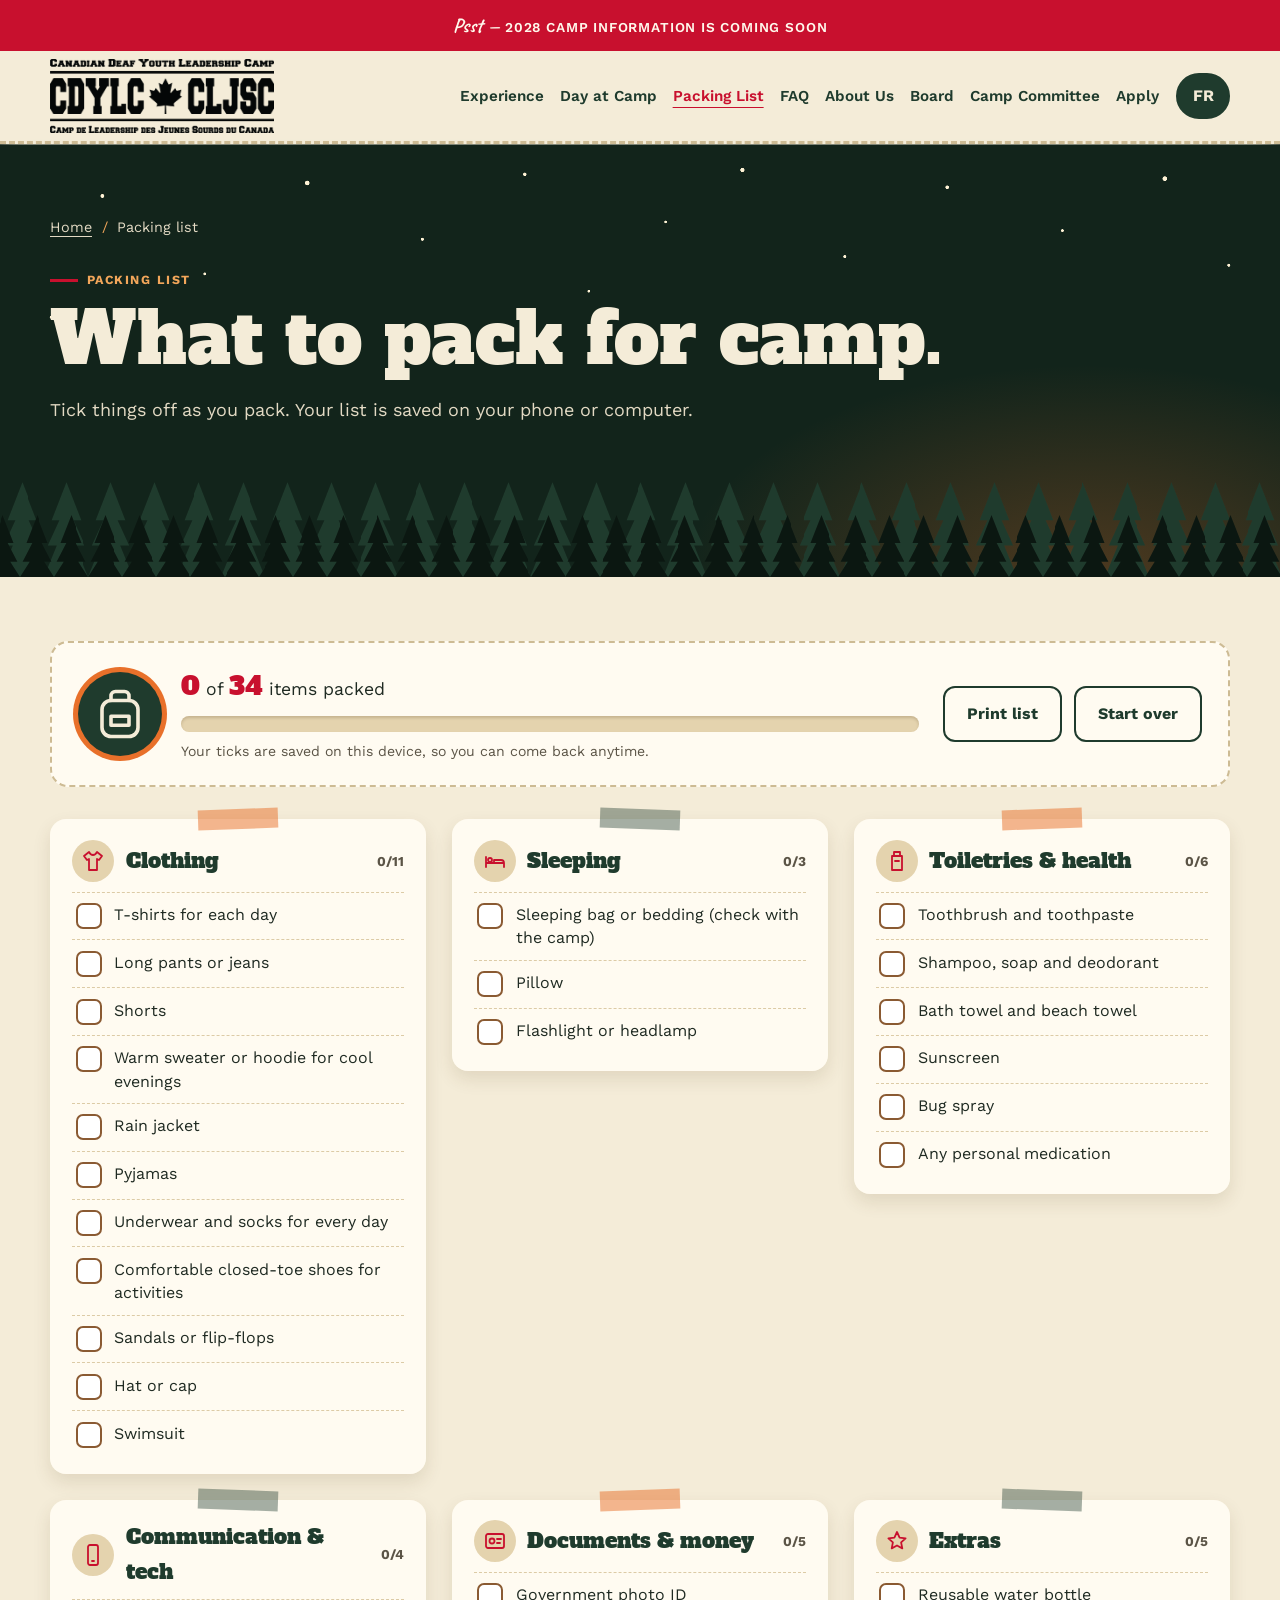
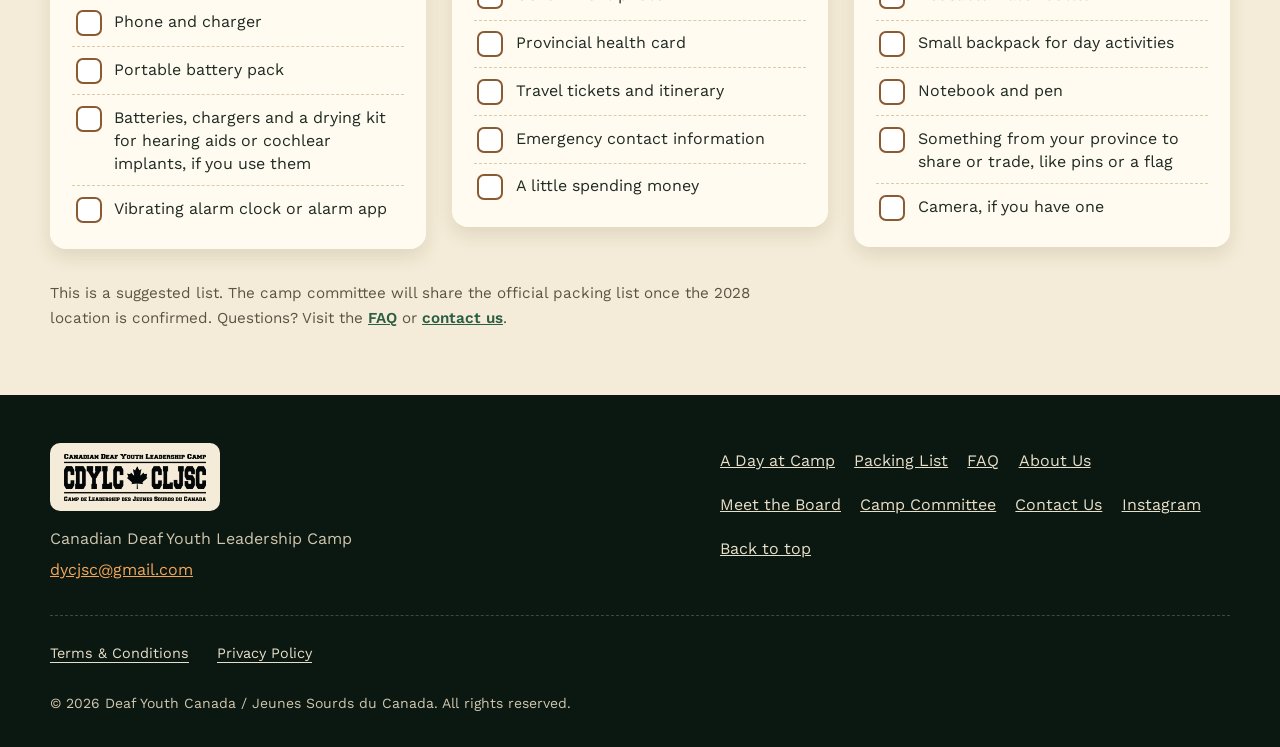
<file: packing.html>
<!doctype html>
<html lang="en">
<head>
  <meta charset="utf-8">
  <meta name="viewport" content="width=device-width,initial-scale=1">
  <meta name="theme-color" content="#12241B">
  <meta name="description" content="A suggested packing checklist for CDYLC 2028. Tick items off as you pack; your list is saved on your device.">
  <title>Packing List | CDYLC 2028</title>
  <link rel="preconnect" href="https://fonts.googleapis.com">
  <link rel="preconnect" href="https://fonts.gstatic.com" crossorigin>
  <link href="https://fonts.googleapis.com/css2?family=Alfa+Slab+One&amp;family=Caveat:wght@600;700&amp;family=Work+Sans:wght@400;500;600;700&amp;display=swap" rel="stylesheet">
  <link rel="icon" type="image/svg+xml" href="data:image/svg+xml,%3Csvg xmlns='http://www.w3.org/2000/svg' viewBox='0 0 64 64'%3E%3Crect width='64' height='64' rx='14' fill='%2312241B'/%3E%3Cpath d='M32 9c6 9 13 14 11 25-1 7-6 11-11 11s-12-4-12-12c0-6 4-9 5-15 3 5 4 8 7 9 1-7-2-12 0-18z' fill='%23E8702A'/%3E%3Cpath d='M32 27c4 6 6 9 4 14-1 3-3 4-4 4-3 0-5-2-5-6 0-3 3-4 3-8 1 2 2 3 3 3 0-3-1-5-1-7z' fill='%23F7C873'/%3E%3Crect x='14' y='47' width='36' height='6' rx='3' fill='%238A5A32' transform='rotate%28-10 32 50%29'/%3E%3Crect x='14' y='47' width='36' height='6' rx='3' fill='%23A9713F' transform='rotate%2810 32 50%29'/%3E%3C/svg%3E">
  <link rel="stylesheet" href="styles.css">
  <link rel="stylesheet" href="camp-motion.css?v=2">
  <link rel="stylesheet" href="camp-pages.css?v=1">
  <script src="site.js?v=3" defer></script>
</head>
<body data-lang="en" data-title-en="Packing List | CDYLC 2028" data-title-fr="Quoi apporter | CLJSC 2028">
  <a class="skip en" href="#main">Skip to main content</a><a class="skip fr" href="#main">Aller au contenu principal</a>
  <div class="topbar"><span class="en">2028 camp information is coming soon</span><span class="fr">Les informations sur le camp 2028 arrivent bientôt</span></div>
  <nav class="nav" aria-label="Main navigation" data-label-en="Main navigation" data-label-fr="Navigation principale">
    <div class="wrap nav-inner">
      <a class="wordmark" href="index.html" aria-label="CDYLC 2028 home" data-label-en="CDYLC 2028 home" data-label-fr="Accueil CLJSC 2028"><img class="header-logo" src="cdylc-cljsc-logo.png" alt="Canadian Deaf Youth Leadership Camp — Camp de Leadership des Jeunes Sourds du Canada" width="2048" height="683" decoding="async"></a>
      <button class="menu-toggle" id="menuToggle" type="button" aria-expanded="false" aria-controls="siteLinks"><span class="en">Menu</span><span class="fr">Menu</span></button>
      <div class="links" id="siteLinks"><a href="index.html#experience"><span class="en">Experience</span><span class="fr">Expérience</span></a>
<a href="day.html"><span class="en">Day at Camp</span><span class="fr">Journée au camp</span></a>
<a href="packing.html" aria-current="page"><span class="en">Packing List</span><span class="fr">Quoi apporter</span></a>
<a href="faq.html"><span class="en">FAQ</span><span class="fr">FAQ</span></a>
<a href="about.html"><span class="en">About Us</span><span class="fr">À propos</span></a>
<a href="board.html"><span class="en">Board</span><span class="fr">Conseil</span></a>
<a href="committee.html"><span class="en">Camp Committee</span><span class="fr">Comité du camp</span></a>
<a href="index.html#apply"><span class="en">Apply</span><span class="fr">Postuler</span></a></div>
      <button class="lang" id="langToggle" type="button" aria-label="Passer au français" hidden>FR</button>
    </div>
  </nav>
  <main id="main">
<header class="page-hero" id="top"><div class="wrap">
    <div class="breadcrumb"><a href="index.html"><span class="en">Home</span><span class="fr">Accueil</span></a><span class="separator" aria-hidden="true">/</span><span class="en">Packing list</span><span class="fr">Quoi apporter</span></div>
    <div class="eyebrow"><span class="en">Packing list</span><span class="fr">Quoi apporter</span></div>
    <h1><span class="en">What to pack for camp.</span><span class="fr">Quoi apporter au camp.</span></h1>
    <p class="lead"><span class="en">Tick things off as you pack. Your list is saved on your phone or computer.</span><span class="fr">Coche les articles à mesure que tu fais ta valise. Ta liste est enregistrée sur ton cellulaire ou ton ordinateur.</span></p>
  </div></header><section class="page-content"><div class="wrap">
    <div class="pack-top">
      <div class="pack-progress" aria-live="polite">
        <div class="pack-pack" aria-hidden="true"><svg width="54" height="54" viewBox="0 0 24 24" fill="none" stroke="currentColor" stroke-width="1.6" stroke-linecap="round" stroke-linejoin="round"><path d="M8 6V4a2 2 0 0 1 2-2h4a2 2 0 0 1 2 2v2"/><rect x="4" y="6" width="16" height="16" rx="4"/><path d="M8 13h8v4H8z"/></svg></div>
        <div class="pack-meter">
          <p><b id="packCount">0</b> <span class="en">of</span><span class="fr">sur</span> <b id="packTotal">0</b> <span class="en">items packed</span><span class="fr">articles prêts</span></p>
          <div class="pack-track"><span id="packBar"></span></div>
          <p class="pack-saved"><span class="en">Your ticks are saved on this device, so you can come back anytime.</span><span class="fr">Tes choix sont enregistrés sur cet appareil : tu peux revenir en tout temps.</span></p>
        </div>
      </div>
      <div class="pack-buttons"><button class="button ghost" type="button" id="packPrint"><span class="en">Print list</span><span class="fr">Imprimer</span></button><button class="button ghost" type="button" id="packReset"><span class="en">Start over</span><span class="fr">Recommencer</span></button></div>
    </div>
    <p class="pack-ready" id="packReady" hidden><svg aria-hidden="true" width="34" height="34" viewBox="0 0 24 24" fill="none" stroke="currentColor" stroke-width="1.8" stroke-linecap="round" stroke-linejoin="round"><path d="M12 3L2 21h20z"/><path d="M12 3v18M9 21l3-6 3 6"/></svg><span><span class="en">You’re all packed. See you at camp!</span><span class="fr">Tout est prêt. On se voit au camp!</span></span></p>
    <div class="pack-list">
      <fieldset class="pack-group reveal">
        <legend><span class="pack-icon" aria-hidden="true"><svg width="24" height="24" viewBox="0 0 24 24" fill="none" stroke="currentColor" stroke-width="1.8" stroke-linecap="round" stroke-linejoin="round"><path d="M8 3l-5 4 3 4 2-1v11h8V10l2 1 3-4-5-4c-1 2-2.5 3-4 3S9 5 8 3z"/></svg></span><span class="en">Clothing</span><span class="fr">Vêtements</span><small data-group-count></small></legend>
        <ul>
          <li><label><input type="checkbox" data-item="tshirts"><span class="tick" aria-hidden="true"></span><span class="item-text"><span class="en">T-shirts for each day</span><span class="fr">Des t-shirts pour chaque jour</span></span></label></li>
          <li><label><input type="checkbox" data-item="pants"><span class="tick" aria-hidden="true"></span><span class="item-text"><span class="en">Long pants or jeans</span><span class="fr">Pantalons longs ou jeans</span></span></label></li>
          <li><label><input type="checkbox" data-item="shorts"><span class="tick" aria-hidden="true"></span><span class="item-text"><span class="en">Shorts</span><span class="fr">Shorts</span></span></label></li>
          <li><label><input type="checkbox" data-item="hoodie"><span class="tick" aria-hidden="true"></span><span class="item-text"><span class="en">Warm sweater or hoodie for cool evenings</span><span class="fr">Chandail chaud ou kangourou pour les soirées fraîches</span></span></label></li>
          <li><label><input type="checkbox" data-item="rain"><span class="tick" aria-hidden="true"></span><span class="item-text"><span class="en">Rain jacket</span><span class="fr">Imperméable</span></span></label></li>
          <li><label><input type="checkbox" data-item="pjs"><span class="tick" aria-hidden="true"></span><span class="item-text"><span class="en">Pyjamas</span><span class="fr">Pyjama</span></span></label></li>
          <li><label><input type="checkbox" data-item="socks"><span class="tick" aria-hidden="true"></span><span class="item-text"><span class="en">Underwear and socks for every day</span><span class="fr">Sous-vêtements et bas pour chaque jour</span></span></label></li>
          <li><label><input type="checkbox" data-item="shoes"><span class="tick" aria-hidden="true"></span><span class="item-text"><span class="en">Comfortable closed-toe shoes for activities</span><span class="fr">Chaussures fermées et confortables pour les activités</span></span></label></li>
          <li><label><input type="checkbox" data-item="sandals"><span class="tick" aria-hidden="true"></span><span class="item-text"><span class="en">Sandals or flip-flops</span><span class="fr">Sandales ou gougounes</span></span></label></li>
          <li><label><input type="checkbox" data-item="hat"><span class="tick" aria-hidden="true"></span><span class="item-text"><span class="en">Hat or cap</span><span class="fr">Chapeau ou casquette</span></span></label></li>
          <li><label><input type="checkbox" data-item="swim"><span class="tick" aria-hidden="true"></span><span class="item-text"><span class="en">Swimsuit</span><span class="fr">Maillot de bain</span></span></label></li>
        </ul>
      </fieldset>
      <fieldset class="pack-group reveal">
        <legend><span class="pack-icon" aria-hidden="true"><svg width="24" height="24" viewBox="0 0 24 24" fill="none" stroke="currentColor" stroke-width="1.8" stroke-linecap="round" stroke-linejoin="round"><path d="M3 18V8M3 14h18v4M21 18v-4a3 3 0 0 0-3-3h-7v3"/><circle cx="7" cy="11" r="2"/></svg></span><span class="en">Sleeping</span><span class="fr">Pour dormir</span><small data-group-count></small></legend>
        <ul>
          <li><label><input type="checkbox" data-item="bedding"><span class="tick" aria-hidden="true"></span><span class="item-text"><span class="en">Sleeping bag or bedding (check with the camp)</span><span class="fr">Sac de couchage ou literie (à confirmer avec le camp)</span></span></label></li>
          <li><label><input type="checkbox" data-item="pillow"><span class="tick" aria-hidden="true"></span><span class="item-text"><span class="en">Pillow</span><span class="fr">Oreiller</span></span></label></li>
          <li><label><input type="checkbox" data-item="headlamp"><span class="tick" aria-hidden="true"></span><span class="item-text"><span class="en">Flashlight or headlamp</span><span class="fr">Lampe de poche ou lampe frontale</span></span></label></li>
        </ul>
      </fieldset>
      <fieldset class="pack-group reveal">
        <legend><span class="pack-icon" aria-hidden="true"><svg width="24" height="24" viewBox="0 0 24 24" fill="none" stroke="currentColor" stroke-width="1.8" stroke-linecap="round" stroke-linejoin="round"><path d="M9 3h6v4H9zM7 7h10v14H7z"/><path d="M10 12h4"/></svg></span><span class="en">Toiletries & health</span><span class="fr">Hygiène et santé</span><small data-group-count></small></legend>
        <ul>
          <li><label><input type="checkbox" data-item="toothbrush"><span class="tick" aria-hidden="true"></span><span class="item-text"><span class="en">Toothbrush and toothpaste</span><span class="fr">Brosse à dents et dentifrice</span></span></label></li>
          <li><label><input type="checkbox" data-item="soap"><span class="tick" aria-hidden="true"></span><span class="item-text"><span class="en">Shampoo, soap and deodorant</span><span class="fr">Shampoing, savon et déodorant</span></span></label></li>
          <li><label><input type="checkbox" data-item="towels"><span class="tick" aria-hidden="true"></span><span class="item-text"><span class="en">Bath towel and beach towel</span><span class="fr">Serviette de bain et serviette de plage</span></span></label></li>
          <li><label><input type="checkbox" data-item="sunscreen"><span class="tick" aria-hidden="true"></span><span class="item-text"><span class="en">Sunscreen</span><span class="fr">Crème solaire</span></span></label></li>
          <li><label><input type="checkbox" data-item="bugspray"><span class="tick" aria-hidden="true"></span><span class="item-text"><span class="en">Bug spray</span><span class="fr">Chasse-moustiques</span></span></label></li>
          <li><label><input type="checkbox" data-item="meds"><span class="tick" aria-hidden="true"></span><span class="item-text"><span class="en">Any personal medication</span><span class="fr">Tes médicaments personnels</span></span></label></li>
        </ul>
      </fieldset>
      <fieldset class="pack-group reveal">
        <legend><span class="pack-icon" aria-hidden="true"><svg width="24" height="24" viewBox="0 0 24 24" fill="none" stroke="currentColor" stroke-width="1.8" stroke-linecap="round" stroke-linejoin="round"><rect x="7" y="2" width="10" height="20" rx="2"/><path d="M11 18h2"/></svg></span><span class="en">Communication & tech</span><span class="fr">Communication et techno</span><small data-group-count></small></legend>
        <ul>
          <li><label><input type="checkbox" data-item="phone"><span class="tick" aria-hidden="true"></span><span class="item-text"><span class="en">Phone and charger</span><span class="fr">Cellulaire et chargeur</span></span></label></li>
          <li><label><input type="checkbox" data-item="battery"><span class="tick" aria-hidden="true"></span><span class="item-text"><span class="en">Portable battery pack</span><span class="fr">Batterie portative</span></span></label></li>
          <li><label><input type="checkbox" data-item="hearing"><span class="tick" aria-hidden="true"></span><span class="item-text"><span class="en">Batteries, chargers and a drying kit for hearing aids or cochlear implants, if you use them</span><span class="fr">Piles, chargeurs et trousse d’assèchement pour appareils auditifs ou implants cochléaires, si tu en utilises</span></span></label></li>
          <li><label><input type="checkbox" data-item="alarm"><span class="tick" aria-hidden="true"></span><span class="item-text"><span class="en">Vibrating alarm clock or alarm app</span><span class="fr">Réveil vibrant ou application de réveil</span></span></label></li>
        </ul>
      </fieldset>
      <fieldset class="pack-group reveal">
        <legend><span class="pack-icon" aria-hidden="true"><svg width="24" height="24" viewBox="0 0 24 24" fill="none" stroke="currentColor" stroke-width="1.8" stroke-linecap="round" stroke-linejoin="round"><rect x="3" y="5" width="18" height="14" rx="2"/><circle cx="9" cy="12" r="2.5"/><path d="M14 10h4M14 14h3"/></svg></span><span class="en">Documents & money</span><span class="fr">Documents et argent</span><small data-group-count></small></legend>
        <ul>
          <li><label><input type="checkbox" data-item="id"><span class="tick" aria-hidden="true"></span><span class="item-text"><span class="en">Government photo ID</span><span class="fr">Pièce d’identité avec photo</span></span></label></li>
          <li><label><input type="checkbox" data-item="healthcard"><span class="tick" aria-hidden="true"></span><span class="item-text"><span class="en">Provincial health card</span><span class="fr">Carte d’assurance maladie provinciale</span></span></label></li>
          <li><label><input type="checkbox" data-item="travel"><span class="tick" aria-hidden="true"></span><span class="item-text"><span class="en">Travel tickets and itinerary</span><span class="fr">Billets et itinéraire de voyage</span></span></label></li>
          <li><label><input type="checkbox" data-item="emergency"><span class="tick" aria-hidden="true"></span><span class="item-text"><span class="en">Emergency contact information</span><span class="fr">Coordonnées en cas d’urgence</span></span></label></li>
          <li><label><input type="checkbox" data-item="money"><span class="tick" aria-hidden="true"></span><span class="item-text"><span class="en">A little spending money</span><span class="fr">Un peu d’argent de poche</span></span></label></li>
        </ul>
      </fieldset>
      <fieldset class="pack-group reveal">
        <legend><span class="pack-icon" aria-hidden="true"><svg width="24" height="24" viewBox="0 0 24 24" fill="none" stroke="currentColor" stroke-width="1.8" stroke-linecap="round" stroke-linejoin="round"><path d="M12 3l2.6 5.6 6 .7-4.5 4.1 1.2 6L12 16.5 6.7 19.4l1.2-6L3.4 9.3l6-.7z"/></svg></span><span class="en">Extras</span><span class="fr">Extras</span><small data-group-count></small></legend>
        <ul>
          <li><label><input type="checkbox" data-item="bottle"><span class="tick" aria-hidden="true"></span><span class="item-text"><span class="en">Reusable water bottle</span><span class="fr">Bouteille d’eau réutilisable</span></span></label></li>
          <li><label><input type="checkbox" data-item="daypack"><span class="tick" aria-hidden="true"></span><span class="item-text"><span class="en">Small backpack for day activities</span><span class="fr">Petit sac à dos pour les activités</span></span></label></li>
          <li><label><input type="checkbox" data-item="notebook"><span class="tick" aria-hidden="true"></span><span class="item-text"><span class="en">Notebook and pen</span><span class="fr">Carnet et stylo</span></span></label></li>
          <li><label><input type="checkbox" data-item="share"><span class="tick" aria-hidden="true"></span><span class="item-text"><span class="en">Something from your province to share or trade, like pins or a flag</span><span class="fr">Quelque chose de ta province à partager ou échanger, comme des épinglettes ou un drapeau</span></span></label></li>
          <li><label><input type="checkbox" data-item="camera"><span class="tick" aria-hidden="true"></span><span class="item-text"><span class="en">Camera, if you have one</span><span class="fr">Appareil photo, si tu en as un</span></span></label></li>
        </ul>
      </fieldset>
    </div>
    <p class="pack-note"><span class="en">This is a suggested list. The camp committee will share the official packing list once the 2028 location is confirmed. Questions? Visit the <a href="faq.html">FAQ</a> or <a href="contact.html">contact us</a>.</span><span class="fr">Ceci est une liste suggérée. Le comité du camp communiquera la liste officielle lorsque le lieu de 2028 sera confirmé. Des questions? Consulte la <a href="faq.html">FAQ</a> ou <a href="contact.html">écris-nous</a>.</span></p>
  </div></section>
  </main>
  <footer><div class="wrap footer-grid">
    <div><div class="footer-title">CDYLC • CLJSC 2028</div><p><span class="en">Canadian Deaf Youth Leadership Camp</span><span class="fr">Camp de leadership des jeunes sourds du Canada</span></p><a class="footer-email" href="mailto:dycjsc@gmail.com">dycjsc@gmail.com</a></div>
    <div class="footer-links" aria-label="More information" data-label-en="More information" data-label-fr="Plus d’information">
      <a href="day.html"><span class="en">A Day at Camp</span><span class="fr">Une journée au camp</span></a>
      <a href="packing.html"><span class="en">Packing List</span><span class="fr">Quoi apporter</span></a>
      <a href="faq.html"><span class="en">FAQ</span><span class="fr">FAQ</span></a>
      <a href="about.html"><span class="en">About Us</span><span class="fr">À propos</span></a>
      <a href="board.html"><span class="en">Meet the Board</span><span class="fr">Notre conseil</span></a>
      <a href="committee.html"><span class="en">Camp Committee</span><span class="fr">Comité du camp</span></a>
      <a href="contact.html"><span class="en">Contact Us</span><span class="fr">Nous joindre</span></a>
      <a href="https://www.instagram.com/dyc_jsc/" target="_blank" rel="noopener">Instagram</a>
      <a href="#top"><span class="en">Back to top</span><span class="fr">Retour en haut</span></a>
    </div>
  </div>
  <div class="wrap footer-legal" aria-label="Website policies" data-label-en="Website policies" data-label-fr="Politiques du site">
    <a href="terms.html"><span class="en">Terms &amp; Conditions</span><span class="fr">Conditions d’utilisation</span></a>
    <a href="privacy.html"><span class="en">Privacy Policy</span><span class="fr">Politique de confidentialité</span></a>
  </div>
  <p class="wrap footer-copyright">© 2026 Deaf Youth Canada / Jeunes Sourds du Canada. <span class="en">All rights reserved.</span><span class="fr">Tous droits réservés.</span></p>
  </footer>
</body>
</html>
</file>
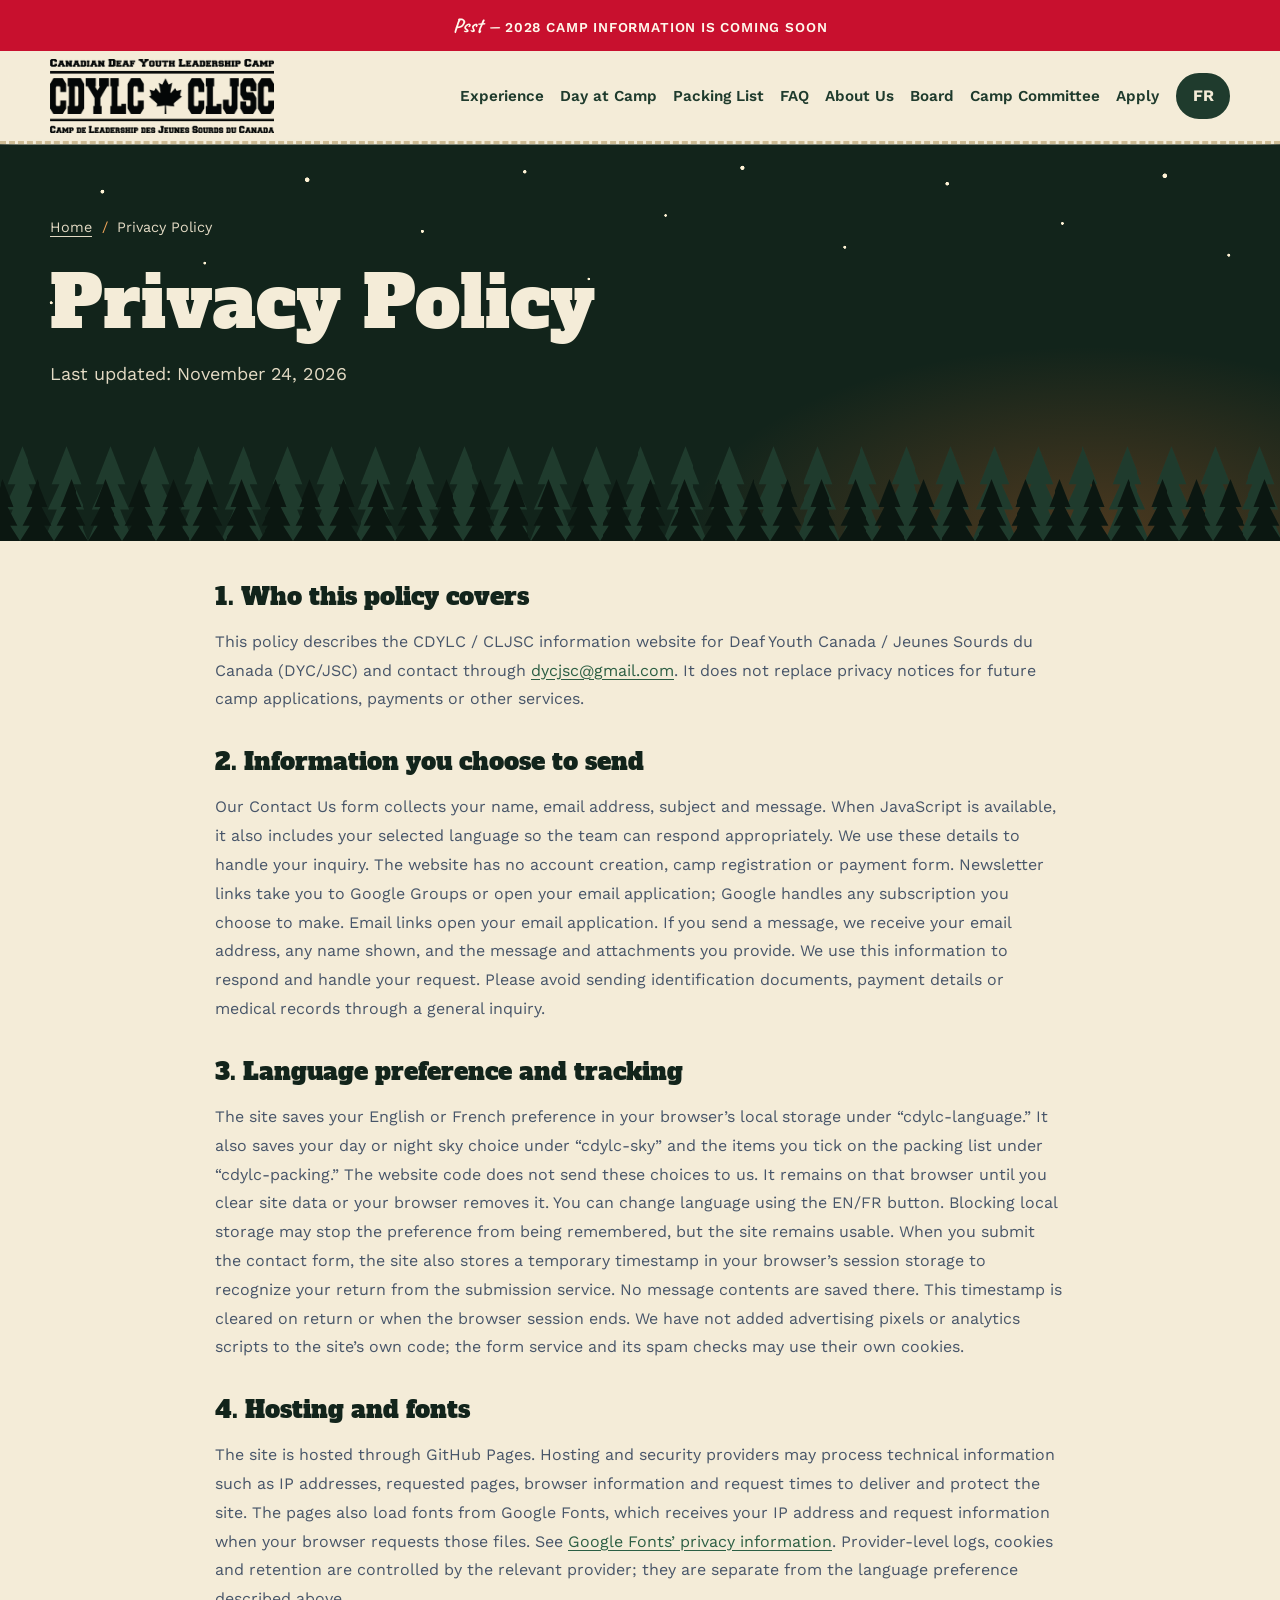
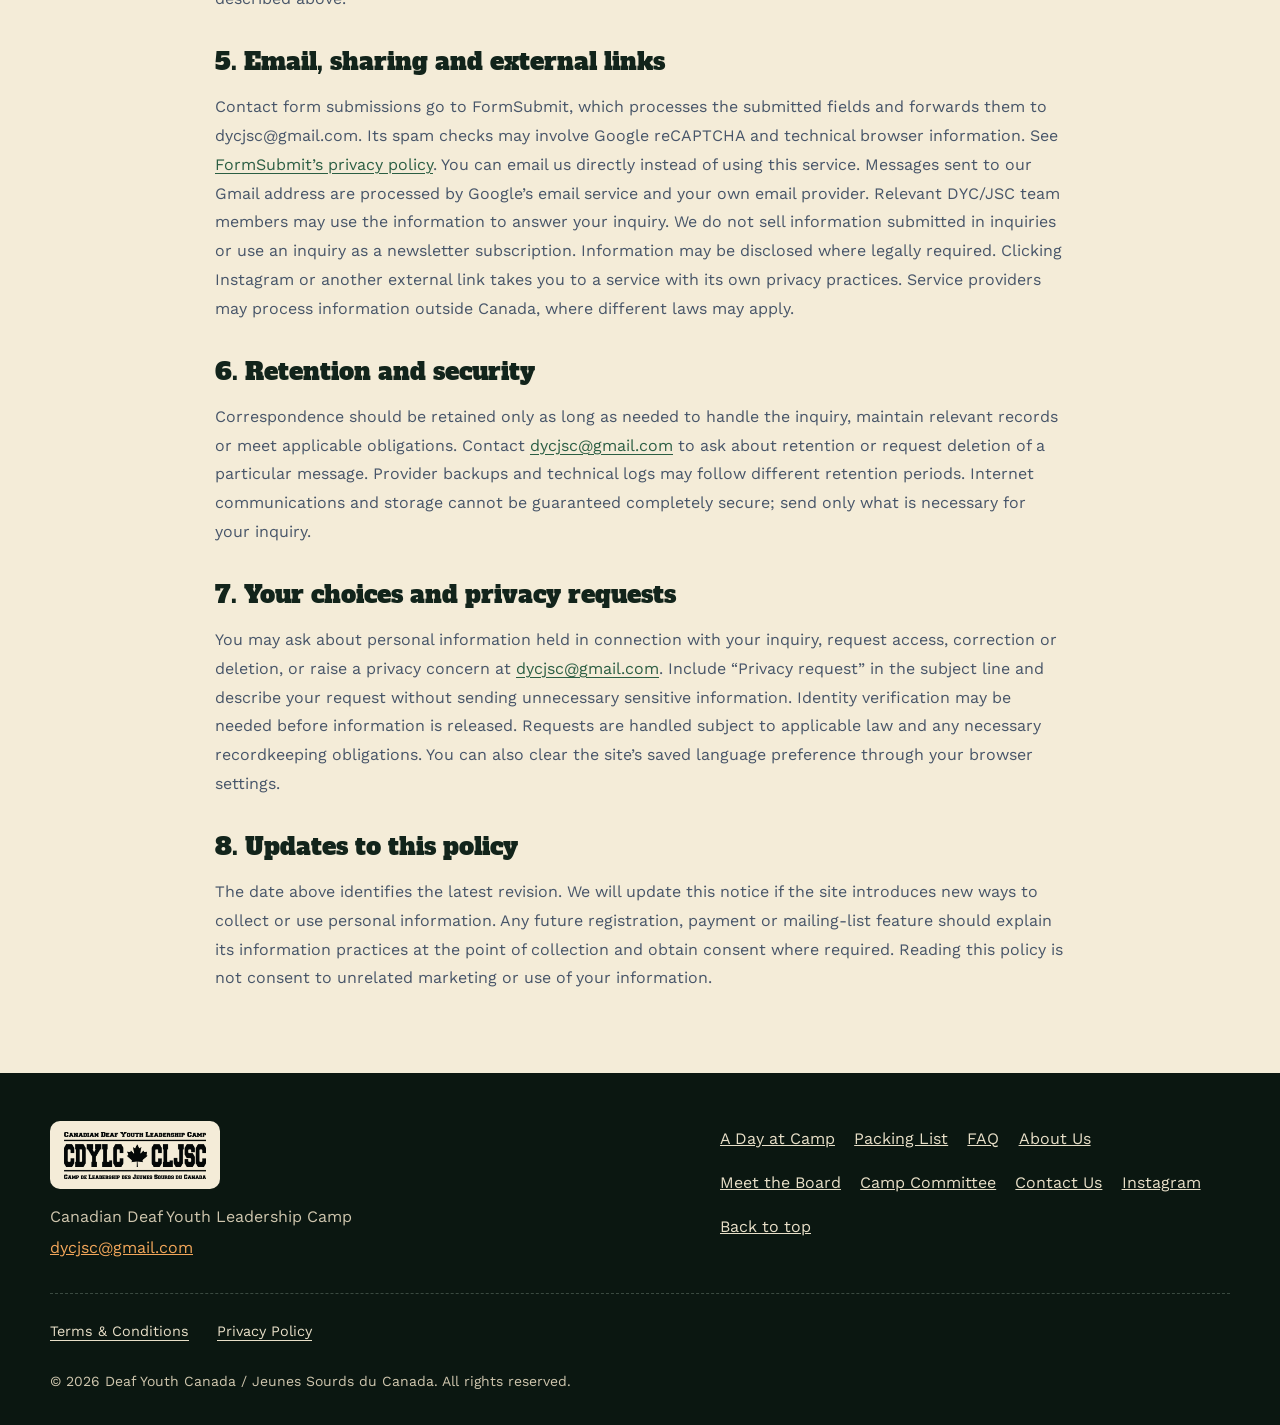
<file: privacy.html>
<!doctype html>
<html lang="en">
<head>
  <meta charset="utf-8">
  <meta name="viewport" content="width=device-width,initial-scale=1">
  <meta name="theme-color" content="#12241B">
  <meta name="description" content="How the CDYLC / CLJSC website uses language preferences, fonts, hosting and email contact information.">
  <title>Privacy Policy | CDYLC 2028</title>
  <link rel="preconnect" href="https://fonts.googleapis.com">
  <link rel="preconnect" href="https://fonts.gstatic.com" crossorigin>
  <link href="https://fonts.googleapis.com/css2?family=Alfa+Slab+One&amp;family=Caveat:wght@600;700&amp;family=Work+Sans:wght@400;500;600;700&amp;display=swap" rel="stylesheet">
  <link rel="icon" type="image/svg+xml" href="data:image/svg+xml,%3Csvg xmlns='http://www.w3.org/2000/svg' viewBox='0 0 64 64'%3E%3Crect width='64' height='64' rx='14' fill='%2312241B'/%3E%3Cpath d='M32 9c6 9 13 14 11 25-1 7-6 11-11 11s-12-4-12-12c0-6 4-9 5-15 3 5 4 8 7 9 1-7-2-12 0-18z' fill='%23E8702A'/%3E%3Cpath d='M32 27c4 6 6 9 4 14-1 3-3 4-4 4-3 0-5-2-5-6 0-3 3-4 3-8 1 2 2 3 3 3 0-3-1-5-1-7z' fill='%23F7C873'/%3E%3Crect x='14' y='47' width='36' height='6' rx='3' fill='%238A5A32' transform='rotate%28-10 32 50%29'/%3E%3Crect x='14' y='47' width='36' height='6' rx='3' fill='%23A9713F' transform='rotate%2810 32 50%29'/%3E%3C/svg%3E">
  <link rel="stylesheet" href="styles.css">
  <link rel="stylesheet" href="camp-motion.css?v=2">
  <link rel="stylesheet" href="camp-pages.css?v=1">
  <script src="site.js?v=3" defer></script>
</head>
<body data-lang="en" data-title-en="Privacy Policy | CDYLC 2028" data-title-fr="Politique de confidentialité | CLJSC 2028">
  <a class="skip en" href="#main">Skip to main content</a><a class="skip fr" href="#main">Aller au contenu principal</a>
  <div class="topbar"><span class="en">2028 camp information is coming soon</span><span class="fr">Les informations sur le camp 2028 arrivent bientôt</span></div>
  <nav class="nav" aria-label="Main navigation" data-label-en="Main navigation" data-label-fr="Navigation principale">
    <div class="wrap nav-inner">
      <a class="wordmark" href="index.html" aria-label="CDYLC 2028 home" data-label-en="CDYLC 2028 home" data-label-fr="Accueil CLJSC 2028"><img class="header-logo" src="cdylc-cljsc-logo.png" alt="Canadian Deaf Youth Leadership Camp — Camp de Leadership des Jeunes Sourds du Canada" width="2048" height="683" decoding="async"></a>
      <button class="menu-toggle" id="menuToggle" type="button" aria-expanded="false" aria-controls="siteLinks"><span class="en">Menu</span><span class="fr">Menu</span></button>
      <div class="links" id="siteLinks"><a href="index.html#experience"><span class="en">Experience</span><span class="fr">Expérience</span></a>
<a href="day.html"><span class="en">Day at Camp</span><span class="fr">Journée au camp</span></a>
<a href="packing.html"><span class="en">Packing List</span><span class="fr">Quoi apporter</span></a>
<a href="faq.html"><span class="en">FAQ</span><span class="fr">FAQ</span></a>
<a href="about.html"><span class="en">About Us</span><span class="fr">À propos</span></a>
<a href="board.html"><span class="en">Board</span><span class="fr">Conseil</span></a>
<a href="committee.html"><span class="en">Camp Committee</span><span class="fr">Comité du camp</span></a>
<a href="index.html#apply"><span class="en">Apply</span><span class="fr">Postuler</span></a></div>
      <button class="lang" id="langToggle" type="button" aria-label="Passer au français" hidden>FR</button>
    </div>
  </nav>
  <main id="main">
<header class="page-hero" id="top"><div class="wrap">
  <div class="breadcrumb"><a href="index.html"><span class="en">Home</span><span class="fr">Accueil</span></a><span class="separator" aria-hidden="true">/</span><span class="en">Privacy Policy</span><span class="fr">Politique de confidentialité</span></div>
  <h1><span class="en">Privacy Policy</span><span class="fr">Politique de confidentialité</span></h1>
  <p class="lead"><span class="en">Last updated: November 24, 2026</span><span class="fr">Dernière mise à jour : 24 novembre 2026</span></p>
</div></header>
<div class="wrap legal-content">
  <section class="legal-section"><h2><span class="en">1. Who this policy covers</span><span class="fr">1. Portée de cette politique</span></h2><p class="en">This policy describes the CDYLC / CLJSC information website for Deaf Youth Canada / Jeunes Sourds du Canada (DYC/JSC) and contact through <a href="mailto:dycjsc@gmail.com">dycjsc@gmail.com</a>. It does not replace privacy notices for future camp applications, payments or other services.</p><p class="fr">Cette politique décrit le site d’information du CDYLC / CLJSC pour Deaf Youth Canada / Jeunes Sourds du Canada (DYC/JSC) et les échanges à <a href="mailto:dycjsc@gmail.com">dycjsc@gmail.com</a>. Elle ne remplace pas les avis de confidentialité qui accompagneront les futures inscriptions au camp, les paiements ou d’autres services.</p></section>
  <section class="legal-section"><h2><span class="en">2. Information you choose to send</span><span class="fr">2. Renseignements transmis volontairement</span></h2><p class="en">Our Contact Us form collects your name, email address, subject and message. When JavaScript is available, it also includes your selected language so the team can respond appropriately. We use these details to handle your inquiry. The website has no account creation, camp registration or payment form. Newsletter links take you to Google Groups or open your email application; Google handles any subscription you choose to make. Email links open your email application. If you send a message, we receive your email address, any name shown, and the message and attachments you provide. We use this information to respond and handle your request. Please avoid sending identification documents, payment details or medical records through a general inquiry.</p><p class="fr">Notre formulaire de contact recueille ton nom, ton adresse courriel, l’objet et ton message. Lorsque JavaScript est disponible, il inclut aussi la langue choisie pour aider l’équipe à répondre. Nous utilisons ces renseignements pour traiter ta demande. Le site ne comporte aucun formulaire de création de compte, d’inscription au camp ou de paiement. Les liens vers l’infolettre mènent à Google Groupes ou ouvrent ton application de messagerie; Google gère tout abonnement que tu choisis de faire. Les liens de courriel ouvrent ton application de messagerie. Si tu envoies un message, nous recevons ton adresse courriel, le nom affiché, ainsi que le message et les pièces jointes fournis. Nous utilisons ces renseignements pour répondre et traiter ta demande. Évite de transmettre des pièces d’identité, des données de paiement ou des dossiers médicaux dans une demande générale.</p></section>
  <section class="legal-section"><h2><span class="en">3. Language preference and tracking</span><span class="fr">3. Préférence linguistique et suivi</span></h2><p class="en">The site saves your English or French preference in your browser’s local storage under “cdylc-language.” It also saves your day or night sky choice under “cdylc-sky” and the items you tick on the packing list under “cdylc-packing.” The website code does not send these choices to us. It remains on that browser until you clear site data or your browser removes it. You can change language using the EN/FR button. Blocking local storage may stop the preference from being remembered, but the site remains usable. When you submit the contact form, the site also stores a temporary timestamp in your browser’s session storage to recognize your return from the submission service. No message contents are saved there. This timestamp is cleared on return or when the browser session ends. We have not added advertising pixels or analytics scripts to the site’s own code; the form service and its spam checks may use their own cookies.</p><p class="fr">Le site enregistre ta préférence pour l’anglais ou le français dans le stockage local de ton navigateur, sous « cdylc-language ». Il enregistre aussi ton choix de ciel de jour ou de nuit sous « cdylc-sky » et les articles cochés dans la liste de choses à apporter sous « cdylc-packing ». Le code du site ne nous transmet pas ces choix. Elle reste dans ce navigateur jusqu’à ce que tu effaces les données du site ou que le navigateur la supprime. Tu peux changer de langue avec le bouton EN/FR. Bloquer le stockage local peut empêcher la mémorisation de ce choix, mais le site reste utilisable. Lors de l’envoi du formulaire, le site enregistre aussi un horodatage temporaire dans le stockage de session du navigateur pour reconnaître ton retour du service d’envoi. Le contenu du message n’y est pas enregistré. Cet horodatage est effacé au retour ou à la fin de la session. Nous n’avons ajouté ni pixels publicitaires ni scripts d’analyse au code du site; le service de formulaire et ses vérifications antipourriel peuvent utiliser leurs propres témoins.</p></section>
  <section class="legal-section"><h2><span class="en">4. Hosting and fonts</span><span class="fr">4. Hébergement et polices</span></h2><p class="en">The site is hosted through GitHub Pages. Hosting and security providers may process technical information such as IP addresses, requested pages, browser information and request times to deliver and protect the site. The pages also load fonts from Google Fonts, which receives your IP address and request information when your browser requests those files. See <a href="https://developers.google.com/fonts/faq/privacy" target="_blank" rel="noopener">Google Fonts’ privacy information</a>. Provider-level logs, cookies and retention are controlled by the relevant provider; they are separate from the language preference described above.</p><p class="fr">Ce site est hébergé par GitHub Pages. Les fournisseurs d’hébergement et de sécurité peuvent traiter des données techniques, comme les adresses IP, les pages demandées, les informations du navigateur et l’heure des requêtes, pour fournir et protéger le site. Les pages chargent aussi des polices de Google Fonts, qui reçoit ton adresse IP et des informations de requête lorsque ton navigateur demande ces fichiers. Consulte les <a href="https://developers.google.com/fonts/faq/privacy" target="_blank" rel="noopener">informations de confidentialité de Google Fonts</a>. Les journaux, les témoins et les durées de conservation propres aux fournisseurs relèvent de ceux-ci et sont distincts de la préférence linguistique décrite ci-dessus.</p></section>
  <section class="legal-section"><h2><span class="en">5. Email, sharing and external links</span><span class="fr">5. Courriel, communication et liens externes</span></h2><p class="en">Contact form submissions go to FormSubmit, which processes the submitted fields and forwards them to dycjsc@gmail.com. Its spam checks may involve Google reCAPTCHA and technical browser information. See <a href="https://formsubmit.co/privacy.pdf" target="_blank" rel="noopener">FormSubmit’s privacy policy</a>. You can email us directly instead of using this service. Messages sent to our Gmail address are processed by Google’s email service and your own email provider. Relevant DYC/JSC team members may use the information to answer your inquiry. We do not sell information submitted in inquiries or use an inquiry as a newsletter subscription. Information may be disclosed where legally required. Clicking Instagram or another external link takes you to a service with its own privacy practices. Service providers may process information outside Canada, where different laws may apply.</p><p class="fr">Les formulaires sont transmis à FormSubmit, qui traite les champs envoyés et les fait suivre à dycjsc@gmail.com. Ses vérifications antipourriel peuvent faire appel à Google reCAPTCHA et à des informations techniques du navigateur. Consulte la <a href="https://formsubmit.co/privacy.pdf" target="_blank" rel="noopener">politique de confidentialité de FormSubmit</a>. Tu peux nous écrire directement par courriel au lieu d’utiliser ce service. Les messages envoyés à notre adresse Gmail sont traités par le service de messagerie de Google et par ton propre fournisseur. Les membres concernés de l’équipe DYC/JSC peuvent utiliser ces renseignements pour répondre à ta demande. Nous ne vendons pas les renseignements transmis dans les demandes et ne considérons pas une demande comme un abonnement à une infolettre. Des renseignements peuvent être communiqués si la loi l’exige. Cliquer sur Instagram ou sur un autre lien externe mène à un service ayant ses propres pratiques de confidentialité. Les fournisseurs peuvent traiter des renseignements à l’extérieur du Canada, où d’autres lois peuvent s’appliquer.</p></section>
  <section class="legal-section"><h2><span class="en">6. Retention and security</span><span class="fr">6. Conservation et sécurité</span></h2><p class="en">Correspondence should be retained only as long as needed to handle the inquiry, maintain relevant records or meet applicable obligations. Contact <a href="mailto:dycjsc@gmail.com">dycjsc@gmail.com</a> to ask about retention or request deletion of a particular message. Provider backups and technical logs may follow different retention periods. Internet communications and storage cannot be guaranteed completely secure; send only what is necessary for your inquiry.</p><p class="fr">La correspondance ne devrait être conservée que le temps nécessaire pour traiter la demande, tenir les dossiers pertinents ou respecter les obligations applicables. Écris à <a href="mailto:dycjsc@gmail.com">dycjsc@gmail.com</a> pour connaître la durée de conservation ou demander la suppression d’un message précis. Les sauvegardes et les journaux techniques des fournisseurs peuvent avoir des durées de conservation différentes. La sécurité absolue des communications et du stockage sur Internet ne peut être garantie; transmets uniquement les renseignements nécessaires à ta demande.</p></section>
  <section class="legal-section"><h2><span class="en">7. Your choices and privacy requests</span><span class="fr">7. Tes choix et demandes de confidentialité</span></h2><p class="en">You may ask about personal information held in connection with your inquiry, request access, correction or deletion, or raise a privacy concern at <a href="mailto:dycjsc@gmail.com">dycjsc@gmail.com</a>. Include “Privacy request” in the subject line and describe your request without sending unnecessary sensitive information. Identity verification may be needed before information is released. Requests are handled subject to applicable law and any necessary recordkeeping obligations. You can also clear the site’s saved language preference through your browser settings.</p><p class="fr">Tu peux demander quels renseignements personnels sont détenus en lien avec ta demande, en demander l’accès, la correction ou la suppression, ou signaler un problème de confidentialité à <a href="mailto:dycjsc@gmail.com">dycjsc@gmail.com</a>. Inscris « Demande de confidentialité » dans l’objet et décris ta demande sans transmettre de renseignements sensibles inutiles. Une vérification d’identité peut être nécessaire avant de communiquer des renseignements. Les demandes sont traitées sous réserve de la loi applicable et des obligations nécessaires de conservation. Tu peux aussi effacer la préférence linguistique du site dans les paramètres du navigateur.</p></section>
  <section class="legal-section"><h2><span class="en">8. Updates to this policy</span><span class="fr">8. Mises à jour de cette politique</span></h2><p class="en">The date above identifies the latest revision. We will update this notice if the site introduces new ways to collect or use personal information. Any future registration, payment or mailing-list feature should explain its information practices at the point of collection and obtain consent where required. Reading this policy is not consent to unrelated marketing or use of your information.</p><p class="fr">La date ci-dessus indique la dernière révision. Nous mettrons cet avis à jour si le site propose de nouvelles façons de recueillir ou d’utiliser des renseignements personnels. Tout futur formulaire d’inscription, paiement ou abonnement devrait expliquer ses pratiques au moment de la collecte et obtenir le consentement requis. Lire cette politique ne constitue pas un consentement à du marketing ou à une utilisation sans rapport de tes renseignements.</p></section>
</div>
</main>
  <footer><div class="wrap footer-grid">
    <div><div class="footer-title">CDYLC • CLJSC 2028</div><p><span class="en">Canadian Deaf Youth Leadership Camp</span><span class="fr">Camp de leadership des jeunes sourds du Canada</span></p><a class="footer-email" href="mailto:dycjsc@gmail.com">dycjsc@gmail.com</a></div>
    <div class="footer-links" aria-label="More information" data-label-en="More information" data-label-fr="Plus d’information">
      <a href="day.html"><span class="en">A Day at Camp</span><span class="fr">Une journée au camp</span></a>
      <a href="packing.html"><span class="en">Packing List</span><span class="fr">Quoi apporter</span></a>
      <a href="faq.html"><span class="en">FAQ</span><span class="fr">FAQ</span></a>
      <a href="about.html"><span class="en">About Us</span><span class="fr">À propos</span></a>
      <a href="board.html"><span class="en">Meet the Board</span><span class="fr">Notre conseil</span></a>
      <a href="committee.html"><span class="en">Camp Committee</span><span class="fr">Comité du camp</span></a>
      <a href="contact.html"><span class="en">Contact Us</span><span class="fr">Nous joindre</span></a>
      <a href="https://www.instagram.com/dyc_jsc/" target="_blank" rel="noopener">Instagram</a>
      <a href="#top"><span class="en">Back to top</span><span class="fr">Retour en haut</span></a>
    </div>
  </div>
  <div class="wrap footer-legal" aria-label="Website policies" data-label-en="Website policies" data-label-fr="Politiques du site">
    <a href="terms.html"><span class="en">Terms &amp; Conditions</span><span class="fr">Conditions d’utilisation</span></a>
    <a href="privacy.html"><span class="en">Privacy Policy</span><span class="fr">Politique de confidentialité</span></a>
  </div>
  <p class="wrap footer-copyright">© 2026 Deaf Youth Canada / Jeunes Sourds du Canada. <span class="en">All rights reserved.</span><span class="fr">Tous droits réservés.</span></p>
  </footer>
</body>
</html>
</file>
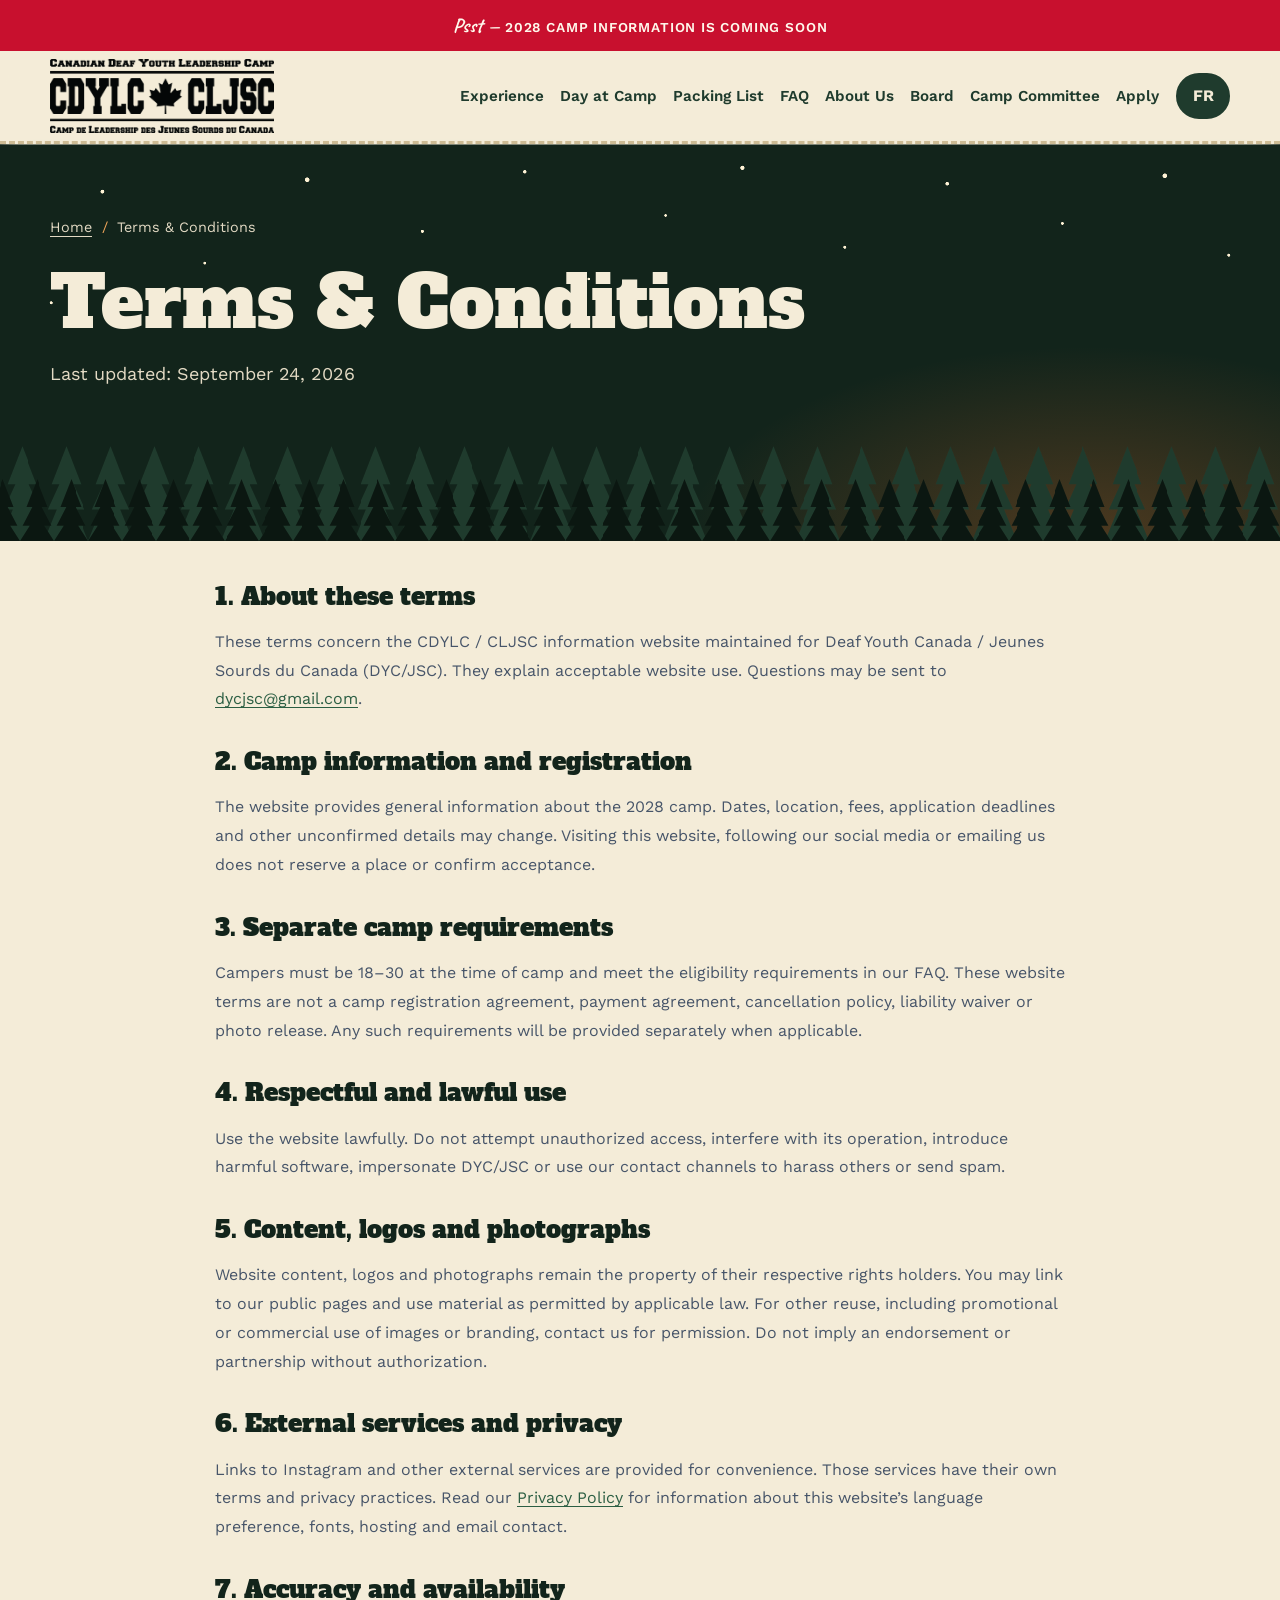
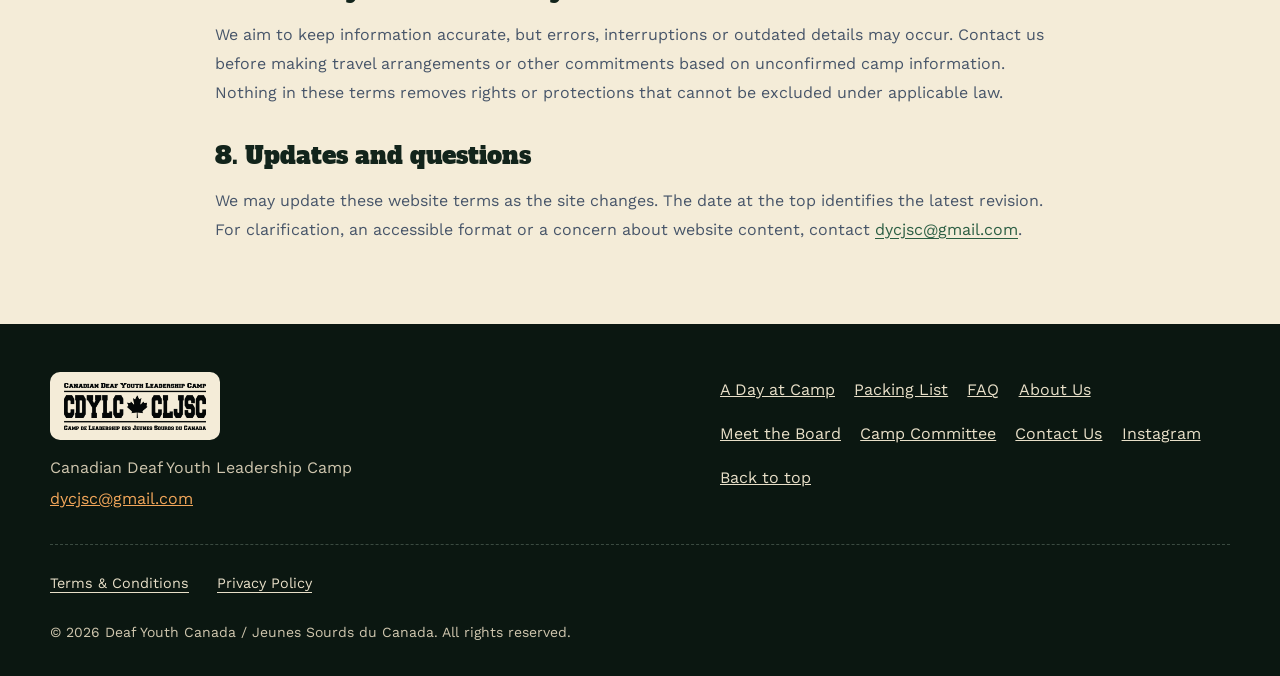
<file: terms.html>
<!doctype html>
<html lang="en">
<head>
  <meta charset="utf-8">
  <meta name="viewport" content="width=device-width,initial-scale=1">
  <meta name="theme-color" content="#12241B">
  <meta name="description" content="Website terms for the CDYLC / CLJSC information website.">
  <title>Terms &amp; Conditions | CDYLC 2028</title>
  <link rel="preconnect" href="https://fonts.googleapis.com">
  <link rel="preconnect" href="https://fonts.gstatic.com" crossorigin>
  <link href="https://fonts.googleapis.com/css2?family=Alfa+Slab+One&amp;family=Caveat:wght@600;700&amp;family=Work+Sans:wght@400;500;600;700&amp;display=swap" rel="stylesheet">
  <link rel="icon" type="image/svg+xml" href="data:image/svg+xml,%3Csvg xmlns='http://www.w3.org/2000/svg' viewBox='0 0 64 64'%3E%3Crect width='64' height='64' rx='14' fill='%2312241B'/%3E%3Cpath d='M32 9c6 9 13 14 11 25-1 7-6 11-11 11s-12-4-12-12c0-6 4-9 5-15 3 5 4 8 7 9 1-7-2-12 0-18z' fill='%23E8702A'/%3E%3Cpath d='M32 27c4 6 6 9 4 14-1 3-3 4-4 4-3 0-5-2-5-6 0-3 3-4 3-8 1 2 2 3 3 3 0-3-1-5-1-7z' fill='%23F7C873'/%3E%3Crect x='14' y='47' width='36' height='6' rx='3' fill='%238A5A32' transform='rotate%28-10 32 50%29'/%3E%3Crect x='14' y='47' width='36' height='6' rx='3' fill='%23A9713F' transform='rotate%2810 32 50%29'/%3E%3C/svg%3E">
  <link rel="stylesheet" href="styles.css">
  <link rel="stylesheet" href="camp-motion.css?v=2">
  <link rel="stylesheet" href="camp-pages.css?v=1">
  <script src="site.js?v=3" defer></script>
</head>
<body data-lang="en" data-title-en="Terms &amp; Conditions | CDYLC 2028" data-title-fr="Conditions d’utilisation | CLJSC 2028">
  <a class="skip en" href="#main">Skip to main content</a><a class="skip fr" href="#main">Aller au contenu principal</a>
  <div class="topbar"><span class="en">2028 camp information is coming soon</span><span class="fr">Les informations sur le camp 2028 arrivent bientôt</span></div>
  <nav class="nav" aria-label="Main navigation" data-label-en="Main navigation" data-label-fr="Navigation principale">
    <div class="wrap nav-inner">
      <a class="wordmark" href="index.html" aria-label="CDYLC 2028 home" data-label-en="CDYLC 2028 home" data-label-fr="Accueil CLJSC 2028"><img class="header-logo" src="cdylc-cljsc-logo.png" alt="Canadian Deaf Youth Leadership Camp — Camp de Leadership des Jeunes Sourds du Canada" width="2048" height="683" decoding="async"></a>
      <button class="menu-toggle" id="menuToggle" type="button" aria-expanded="false" aria-controls="siteLinks"><span class="en">Menu</span><span class="fr">Menu</span></button>
      <div class="links" id="siteLinks"><a href="index.html#experience"><span class="en">Experience</span><span class="fr">Expérience</span></a>
<a href="day.html"><span class="en">Day at Camp</span><span class="fr">Journée au camp</span></a>
<a href="packing.html"><span class="en">Packing List</span><span class="fr">Quoi apporter</span></a>
<a href="faq.html"><span class="en">FAQ</span><span class="fr">FAQ</span></a>
<a href="about.html"><span class="en">About Us</span><span class="fr">À propos</span></a>
<a href="board.html"><span class="en">Board</span><span class="fr">Conseil</span></a>
<a href="committee.html"><span class="en">Camp Committee</span><span class="fr">Comité du camp</span></a>
<a href="index.html#apply"><span class="en">Apply</span><span class="fr">Postuler</span></a></div>
      <button class="lang" id="langToggle" type="button" aria-label="Passer au français" hidden>FR</button>
    </div>
  </nav>
  <main id="main">
<header class="page-hero" id="top"><div class="wrap">
  <div class="breadcrumb"><a href="index.html"><span class="en">Home</span><span class="fr">Accueil</span></a><span class="separator" aria-hidden="true">/</span><span class="en">Terms &amp; Conditions</span><span class="fr">Conditions d’utilisation</span></div>
  <h1><span class="en">Terms &amp; Conditions</span><span class="fr">Conditions d’utilisation</span></h1>
  <p class="lead"><span class="en">Last updated: September 24, 2026</span><span class="fr">Dernière mise à jour : 24 septembre 2026</span></p>
</div></header>
<div class="wrap legal-content">
  <section class="legal-section"><h2><span class="en">1. About these terms</span><span class="fr">1. À propos de ces conditions</span></h2><p class="en">These terms concern the CDYLC / CLJSC information website maintained for Deaf Youth Canada / Jeunes Sourds du Canada (DYC/JSC). They explain acceptable website use. Questions may be sent to <a href="mailto:dycjsc@gmail.com">dycjsc@gmail.com</a>.</p><p class="fr">Ces conditions concernent le site d’information du CDYLC / CLJSC, tenu pour Deaf Youth Canada / Jeunes Sourds du Canada (DYC/JSC). Elles expliquent les utilisations permises du site. Pour toute question, écris à <a href="mailto:dycjsc@gmail.com">dycjsc@gmail.com</a>.</p></section>
  <section class="legal-section"><h2><span class="en">2. Camp information and registration</span><span class="fr">2. Informations sur le camp et inscription</span></h2><p class="en">The website provides general information about the 2028 camp. Dates, location, fees, application deadlines and other unconfirmed details may change. Visiting this website, following our social media or emailing us does not reserve a place or confirm acceptance.</p><p class="fr">Ce site fournit des renseignements généraux sur le camp 2028. Les dates, le lieu, les frais, les dates limites et les autres détails non confirmés peuvent changer. Consulter le site, suivre nos réseaux sociaux ou nous écrire ne réserve pas de place et ne confirme pas une admission.</p></section>
  <section class="legal-section"><h2><span class="en">3. Separate camp requirements</span><span class="fr">3. Conditions distinctes pour le camp</span></h2><p class="en">Campers must be 18–30 at the time of camp and meet the eligibility requirements in our FAQ. These website terms are not a camp registration agreement, payment agreement, cancellation policy, liability waiver or photo release. Any such requirements will be provided separately when applicable.</p><p class="fr">Les personnes participantes doivent avoir entre 18 et 30 ans au moment du camp et respecter les critères d’admissibilité indiqués dans notre FAQ. Ces conditions d’utilisation ne constituent ni un contrat d’inscription, ni un accord de paiement, ni une politique d’annulation, ni une décharge de responsabilité, ni une autorisation de diffusion d’images. Ces documents seront fournis séparément, s’il y a lieu.</p></section>
  <section class="legal-section"><h2><span class="en">4. Respectful and lawful use</span><span class="fr">4. Utilisation respectueuse et légale</span></h2><p class="en">Use the website lawfully. Do not attempt unauthorized access, interfere with its operation, introduce harmful software, impersonate DYC/JSC or use our contact channels to harass others or send spam.</p><p class="fr">Utilise ce site de manière légale. N’essaie pas d’y accéder sans autorisation, de perturber son fonctionnement, d’introduire des logiciels malveillants, d’usurper l’identité de DYC/JSC ou d’utiliser nos coordonnées pour harceler autrui ou envoyer des pourriels.</p></section>
  <section class="legal-section"><h2><span class="en">5. Content, logos and photographs</span><span class="fr">5. Contenu, logos et photographies</span></h2><p class="en">Website content, logos and photographs remain the property of their respective rights holders. You may link to our public pages and use material as permitted by applicable law. For other reuse, including promotional or commercial use of images or branding, contact us for permission. Do not imply an endorsement or partnership without authorization.</p><p class="fr">Le contenu, les logos et les photographies demeurent la propriété de leurs titulaires respectifs. Tu peux partager des liens vers nos pages publiques et utiliser le contenu dans les limites permises par la loi. Pour toute autre réutilisation, notamment promotionnelle ou commerciale d’images ou de marques, contacte-nous pour obtenir une autorisation. Ne laisse pas entendre qu’un appui ou un partenariat existe sans autorisation.</p></section>
  <section class="legal-section"><h2><span class="en">6. External services and privacy</span><span class="fr">6. Services externes et confidentialité</span></h2><p class="en">Links to Instagram and other external services are provided for convenience. Those services have their own terms and privacy practices. Read our <a href="privacy.html">Privacy Policy</a> for information about this website’s language preference, fonts, hosting and email contact.</p><p class="fr">Les liens vers Instagram et d’autres services externes sont fournis à titre pratique. Ces services ont leurs propres conditions et pratiques de confidentialité. Consulte notre <a href="privacy.html">Politique de confidentialité</a> pour en savoir plus sur la préférence linguistique, les polices, l’hébergement et les échanges par courriel.</p></section>
  <section class="legal-section"><h2><span class="en">7. Accuracy and availability</span><span class="fr">7. Exactitude et disponibilité</span></h2><p class="en">We aim to keep information accurate, but errors, interruptions or outdated details may occur. Contact us before making travel arrangements or other commitments based on unconfirmed camp information. Nothing in these terms removes rights or protections that cannot be excluded under applicable law.</p><p class="fr">Nous cherchons à maintenir des renseignements exacts, mais des erreurs, des interruptions ou des informations périmées peuvent survenir. Contacte-nous avant de réserver un voyage ou de prendre d’autres engagements fondés sur des renseignements non confirmés. Ces conditions ne retirent aucun droit ni aucune protection que la loi applicable ne permet pas d’exclure.</p></section>
  <section class="legal-section"><h2><span class="en">8. Updates and questions</span><span class="fr">8. Mises à jour et questions</span></h2><p class="en">We may update these website terms as the site changes. The date at the top identifies the latest revision. For clarification, an accessible format or a concern about website content, contact <a href="mailto:dycjsc@gmail.com">dycjsc@gmail.com</a>.</p><p class="fr">Nous pouvons modifier ces conditions à mesure que le site évolue. La date en haut de la page indique la dernière révision. Pour obtenir une précision, un format accessible ou signaler un problème de contenu, écris à <a href="mailto:dycjsc@gmail.com">dycjsc@gmail.com</a>.</p></section>
</div>
</main>
  <footer><div class="wrap footer-grid">
    <div><div class="footer-title">CDYLC • CLJSC 2028</div><p><span class="en">Canadian Deaf Youth Leadership Camp</span><span class="fr">Camp de leadership des jeunes sourds du Canada</span></p><a class="footer-email" href="mailto:dycjsc@gmail.com">dycjsc@gmail.com</a></div>
    <div class="footer-links" aria-label="More information" data-label-en="More information" data-label-fr="Plus d’information">
      <a href="day.html"><span class="en">A Day at Camp</span><span class="fr">Une journée au camp</span></a>
      <a href="packing.html"><span class="en">Packing List</span><span class="fr">Quoi apporter</span></a>
      <a href="faq.html"><span class="en">FAQ</span><span class="fr">FAQ</span></a>
      <a href="about.html"><span class="en">About Us</span><span class="fr">À propos</span></a>
      <a href="board.html"><span class="en">Meet the Board</span><span class="fr">Notre conseil</span></a>
      <a href="committee.html"><span class="en">Camp Committee</span><span class="fr">Comité du camp</span></a>
      <a href="contact.html"><span class="en">Contact Us</span><span class="fr">Nous joindre</span></a>
      <a href="https://www.instagram.com/dyc_jsc/" target="_blank" rel="noopener">Instagram</a>
      <a href="#top"><span class="en">Back to top</span><span class="fr">Retour en haut</span></a>
    </div>
  </div>
  <div class="wrap footer-legal" aria-label="Website policies" data-label-en="Website policies" data-label-fr="Politiques du site">
    <a href="terms.html"><span class="en">Terms &amp; Conditions</span><span class="fr">Conditions d’utilisation</span></a>
    <a href="privacy.html"><span class="en">Privacy Policy</span><span class="fr">Politique de confidentialité</span></a>
  </div>
  <p class="wrap footer-copyright">© 2026 Deaf Youth Canada / Jeunes Sourds du Canada. <span class="en">All rights reserved.</span><span class="fr">Tous droits réservés.</span></p>
  </footer>
</body>
</html>
</file>
<file: styles.css>
@import url('https://fonts.googleapis.com/css2?family=Alfa+Slab+One&family=Caveat:wght@600;700&family=Work+Sans:wght@400;500;600;700&display=swap');
    :root{--navy:#12241B;--forest:#1F3B2D;--blue:#2B5E43;--sky:#EFE3C8;--red:#C8102E;--yellow:#E8702A;--ember:#F2A65A;--wood:#8A5A32;--wood-dark:#6B4423;--cream:#F4ECD8;--paper:#FFFBF1;--ink:#1F2A22;--muted:#5B5446;--white:#FFFBF1;--line:#DCCBA6;--radius:18px;--shadow:0 14px 34px rgba(60,40,15,.18);--slab:"Alfa Slab One",Georgia,serif;--hand:"Caveat",cursive;--pines:url("data:image/svg+xml,%3Csvg xmlns='http://www.w3.org/2000/svg' width='54' height='190'%3E%3Cpath d='M27 92 L44 136 L35 136 L50 166 L39 166 L54 190 L0 190 L15 166 L4 166 L19 136 L10 136 Z' fill='%230B1711'/%3E%3C/svg%3E"),url("data:image/svg+xml,%3Csvg xmlns='http://www.w3.org/2000/svg' width='70' height='190'%3E%3Cpath d='M35 40 L58 100 L46 100 L64 140 L50 140 L70 190 L0 190 L20 140 L6 140 L24 100 L12 100 Z' fill='%231F3B2D'/%3E%3C/svg%3E");--stars:radial-gradient(circle at 8% 12%,#FFF3D6 0 1.6px,transparent 2.2px),radial-gradient(circle at 16% 30%,#FFF3D6 0 1.1px,transparent 1.7px),radial-gradient(circle at 24% 9%,#FFF3D6 0 2px,transparent 2.6px),radial-gradient(circle at 33% 22%,#FFF3D6 0 1.2px,transparent 1.8px),radial-gradient(circle at 41% 7%,#FFF3D6 0 1.4px,transparent 2px),radial-gradient(circle at 52% 18%,#FFF3D6 0 1px,transparent 1.6px),radial-gradient(circle at 58% 6%,#FFF3D6 0 1.8px,transparent 2.4px),radial-gradient(circle at 66% 26%,#FFF3D6 0 1.2px,transparent 1.8px),radial-gradient(circle at 74% 10%,#FFF3D6 0 1.5px,transparent 2.1px),radial-gradient(circle at 83% 20%,#FFF3D6 0 1.1px,transparent 1.7px),radial-gradient(circle at 91% 8%,#FFF3D6 0 2px,transparent 2.6px),radial-gradient(circle at 96% 28%,#FFF3D6 0 1.2px,transparent 1.8px),radial-gradient(circle at 46% 34%,#FFF3D6 0 1px,transparent 1.6px),radial-gradient(circle at 4% 40%,#FFF3D6 0 1.2px,transparent 1.8px)}
*{box-sizing:border-box}html{scroll-behavior:smooth}body{margin:0;font-family:"Work Sans",system-ui,sans-serif;color:var(--ink);background:var(--cream);line-height:1.65}a{color:inherit}.skip{position:absolute;left:-9999px;top:8px;background:var(--yellow);color:var(--navy);padding:.7rem 1rem;border-radius:10px;z-index:99}.skip:focus{left:8px}.wrap{width:min(1180px,calc(100% - 2.5rem));margin:auto}
.topbar{background:var(--red);color:#FFF8EC;font-size:.85rem;font-weight:600;letter-spacing:.06em;text-transform:uppercase;text-align:center;padding:.55rem 1rem}.topbar:before{content:"Psst —";content:"Psst —"/"";font-family:var(--hand);font-size:1.25rem;text-transform:none;letter-spacing:0;margin-right:.4rem;font-weight:700}
.nav{position:sticky;top:0;z-index:20;background:rgba(244,236,216,.95);backdrop-filter:blur(14px);border-bottom:3px dashed #CDBB94}.nav-inner{min-height:80px;display:flex;align-items:center;justify-content:space-between;gap:1rem}.wordmark{display:flex;align-items:center;text-decoration:none;color:var(--forest)}.links{display:flex;align-items:center;gap:1.3rem}.links a{text-decoration:none;font-weight:600;font-size:.95rem;color:var(--forest)}.lang{border:2px solid var(--forest);background:var(--forest);color:var(--cream);border-radius:999px;padding:.5rem .9rem;font:inherit;font-weight:700;cursor:pointer}.lang:hover{background:transparent;color:var(--forest)}
h1,h2,h3{font-family:var(--slab);font-weight:400;line-height:1.08;margin:0}
.hand{font-family:var(--hand);font-weight:700;font-size:1.75rem;line-height:1.1;color:var(--red);margin:0;display:block}
.button{display:inline-flex;align-items:center;justify-content:center;gap:.6rem;min-height:50px;padding:.8rem 1.4rem;border-radius:12px;text-decoration:none;font-weight:700;transition:transform .15s,box-shadow .15s}.button.primary{background:var(--yellow);color:#1F1408;box-shadow:0 5px 0 #A9481A}.button.primary:hover{transform:translateY(2px);box-shadow:0 3px 0 #A9481A}.button.secondary{border:2px solid var(--cream);color:var(--cream)}.button.secondary:hover{background:rgba(244,236,216,.12)}.button svg{flex-shrink:0}
.hero{position:relative;overflow:hidden;background:radial-gradient(ellipse 50% 60% at 82% 92%,rgba(232,112,42,.32),transparent 70%),var(--stars),var(--navy);color:var(--cream);padding:clamp(4rem,8vw,6rem) 0 calc(190px + 2.5rem)}.hero:after{content:"";position:absolute;left:0;right:0;bottom:0;height:190px;background:var(--pines);background-repeat:repeat-x;background-position:20px bottom,0 bottom;pointer-events:none}
.hero-grid{position:relative;z-index:1;display:grid;grid-template-columns:minmax(0,1.35fr) minmax(0,.65fr);gap:3rem;align-items:center}
.pill{display:inline-flex;align-items:center;gap:.6rem;border:1.5px solid var(--yellow);color:var(--ember);border-radius:999px;padding:.4rem .9rem;font-weight:600;font-size:.8rem;letter-spacing:.1em;text-transform:uppercase}
.hero h1{font-size:clamp(2.8rem,6.4vw,5.4rem);letter-spacing:-.01em;line-height:1.02;margin:1.4rem 0 0}.hero h1 span span{color:var(--ember)}.hero-copy{font-size:clamp(1.05rem,1.8vw,1.2rem);max-width:600px;color:#E3DAC4;margin:1.4rem 0 0}.hero-actions{display:flex;gap:.9rem;flex-wrap:wrap;margin-top:2rem}
.sign{max-width:400px;width:100%;justify-self:end}.sign-posts{display:flex;justify-content:space-between;padding:0 3.5rem}.sign-posts span,.sign-post{display:block;width:14px;height:30px;background:var(--wood-dark)}.sign-post{width:16px;height:60px;margin:0 auto}.sign-board{background:var(--wood);border-radius:10px;padding:10px;box-shadow:0 14px 30px rgba(0,0,0,.35)}.sign-face{background:#A9713F;border:2px solid var(--wood-dark);border-radius:6px;padding:1.25rem 1.3rem}.sign-face h2{font-size:1.4rem;color:#FFF3D6;margin-bottom:.9rem}.status-row{display:flex;gap:.8rem;align-items:center;background:var(--cream);color:var(--ink);border-radius:6px;padding:.75rem .9rem;margin-top:.6rem}.status-row:first-of-type{margin-top:0}.status-row svg{flex-shrink:0;color:var(--red)}.status-row b{display:block;color:var(--ink)}.status-row .status-val{color:var(--muted);font-size:.92rem}
.pennants{padding:2.2rem 0 .5rem}.pennants .string{display:block;width:100%;height:14px}.pennants ul{list-style:none;margin:-6px 0 0;padding:0;display:flex;flex-wrap:wrap;justify-content:center;gap:.9rem}.pennants li{font-weight:700;letter-spacing:.08em;text-transform:uppercase;font-size:.85rem;padding:1rem 1.8rem 1.4rem;clip-path:polygon(0 0,100% 0,100% 100%,50% 78%,0 100%)}.pennants li:nth-child(1),.pennants li:nth-child(5){background:var(--red);color:#FFF8EC}.pennants li:nth-child(2),.pennants li:nth-child(4){background:var(--yellow);color:#1F1408;padding-top:1.2rem}.pennants li:nth-child(3){background:var(--forest);color:var(--cream);padding-top:1.35rem}
section{padding:clamp(4rem,8vw,6rem) 0}.section-title{font-size:clamp(2rem,4vw,3.1rem);color:var(--forest);max-width:780px;margin-top:.3rem}.section-lead{font-size:1.12rem;color:#4A4436;max-width:680px;margin:1.1rem 0 0}
.badges{display:grid;grid-template-columns:repeat(3,minmax(0,1fr));gap:2.5rem;margin-top:3.5rem}.badge{text-align:center}.badge-patch{width:168px;height:168px;margin:0 auto;border-radius:50%;display:grid;place-items:center}.badge-patch>span{width:140px;height:140px;border-radius:50%;border:2px dashed;display:grid;place-items:center}.badge:nth-child(1) .badge-patch{background:var(--forest);box-shadow:0 0 0 6px var(--yellow);color:var(--cream)}.badge:nth-child(1) .badge-patch>span{border-color:var(--ember)}.badge:nth-child(2) .badge-patch{background:var(--red);box-shadow:0 0 0 6px var(--forest);color:#FFF8EC}.badge:nth-child(2) .badge-patch>span{border-color:#FFD9B8}.badge:nth-child(3) .badge-patch{background:var(--yellow);box-shadow:0 0 0 6px var(--red);color:#1F1408}.badge:nth-child(3) .badge-patch>span{border-color:var(--forest)}.badge-num{display:block;font-size:.8rem;font-weight:700;letter-spacing:.12em;text-transform:uppercase;color:var(--red);margin-top:1.4rem}.badge h3{font-size:1.6rem;color:var(--forest);margin-top:.35rem}.badge p{color:#4A4436;max-width:300px;margin:.6rem auto 0}
.board-section{background:#E4D3AE;border-top:3px dashed #BFA673;border-bottom:3px dashed #BFA673}.board-head{display:flex;flex-wrap:wrap;justify-content:space-between;align-items:flex-end;gap:1rem}.board-head .note{font-family:var(--hand);font-size:1.5rem;color:var(--wood-dark);margin:0}.notes{display:grid;grid-template-columns:repeat(4,minmax(0,1fr));gap:1.8rem;margin-top:2.8rem}.note-card{background:var(--paper);padding:1.9rem 1.5rem 1.6rem;position:relative;box-shadow:0 8px 18px rgba(80,55,20,.18);transform:rotate(-1.5deg)}.note-card:nth-child(2){transform:rotate(1.2deg)}.note-card:nth-child(3){transform:rotate(-.8deg)}.note-card:nth-child(4){transform:rotate(1.6deg)}.note-card:before{content:"";position:absolute;top:-12px;left:50%;margin-left:-44px;width:88px;height:24px;background:rgba(232,112,42,.55);transform:rotate(-3deg)}.note-card:nth-child(2):before{background:rgba(31,59,45,.45);transform:rotate(2deg)}.note-card:nth-child(3):before{background:rgba(200,16,46,.4)}.note-card svg{color:var(--red)}.note-card h3{font-size:1.35rem;color:var(--forest);margin-top:.9rem}.note-card p{color:#4A4436;margin:.6rem 0 0;font-size:.98rem}
.trail{position:relative;overflow:hidden;background:var(--forest);color:var(--cream)}.trail .topo{position:absolute;inset:0;width:100%;height:100%;opacity:.12;pointer-events:none}.trail .hand{color:var(--ember)}.trail .section-title{color:var(--cream)}.trail-steps{position:relative;list-style:none;margin:3.5rem 0 0;padding:0;display:grid;grid-template-columns:repeat(4,minmax(0,1fr));gap:2rem}.trail-path{position:absolute;top:18px;left:0;width:100%;height:60px}.trail-steps li{position:relative;text-align:center}.waypoint{width:92px;height:92px;margin:0 auto;border-radius:50%;background:var(--cream);color:var(--forest);border:4px solid var(--yellow);display:flex;flex-direction:column;align-items:center;justify-content:center}.trail-steps li:last-child .waypoint{background:var(--red);color:#FFF8EC;border-color:var(--cream)}.waypoint small{font-size:.68rem;font-weight:700;letter-spacing:.14em;text-transform:uppercase;line-height:1.2}.waypoint b{font-family:var(--slab);font-weight:400;font-size:1.9rem;line-height:1}.trail-steps h3{font-size:1.6rem;margin-top:1.1rem}.trail-steps p{color:#D6CDB6;max-width:220px;margin:.5rem auto 0}
.legacy{display:flex;flex-wrap:wrap;gap:2.5rem;align-items:center}.legacy-badge{flex:0 0 auto;width:200px;height:200px;border-radius:50%;background:var(--cream);border:3px solid var(--forest);box-shadow:inset 0 0 0 10px var(--cream),inset 0 0 0 12px var(--forest);display:flex;flex-direction:column;align-items:center;justify-content:center;text-align:center;padding:1.5rem}.legacy-badge b{font-family:var(--slab);font-weight:400;font-size:4.5rem;line-height:1;color:var(--red)}.legacy-badge small{font-size:.78rem;font-weight:700;letter-spacing:.12em;text-transform:uppercase;color:var(--forest);margin-top:.3rem;line-height:1.3}.legacy-text{flex:1 1 420px;min-width:0}.legacy-text h2{font-size:clamp(1.8rem,3.4vw,2.6rem);color:var(--forest);margin-top:.3rem}.legacy-text p{font-size:1.06rem;color:#4A4436;max-width:640px;margin:.9rem 0 0}.text-link{display:inline-block;margin-top:1rem;font-weight:700;color:var(--forest);text-underline-offset:4px}
.campfire{position:relative;overflow:hidden;background:radial-gradient(ellipse 55% 65% at 50% 55%,rgba(232,112,42,.38),transparent 70%),var(--stars),var(--navy);color:var(--cream);text-align:center}.campfire svg.fire{display:block;margin:0 auto}.campfire h2{font-size:clamp(2rem,4.4vw,3.5rem);max-width:820px;margin:1.6rem auto 0}.campfire p{font-size:1.12rem;color:#E3DAC4;max-width:660px;margin:1.1rem auto 0}.campfire p a{color:var(--ember);text-underline-offset:4px}.campfire .hero-actions{justify-content:center}.small-note{font-size:.9rem;color:#B9AE94!important}
footer{padding:3rem 0 2rem;background:#0B1711;color:#CFC6AE}.footer-grid{display:flex;justify-content:space-between;gap:2rem;align-items:flex-start}.footer-title{display:block;width:170px;height:68px;padding:.6rem .85rem;border-radius:10px;background:var(--cream) url(cdylc-cljsc-logo.png) center/contain no-repeat;background-origin:content-box;color:transparent;font-size:0;overflow:hidden}.footer-grid p{margin:.9rem 0 .3rem}.footer-links{display:flex;gap:1rem;flex-wrap:wrap}.footer-links a{color:#E8DFC8}.fr{display:none}body[data-lang="fr"] .en{display:none}body[data-lang="fr"] .fr{display:initial}body[data-lang="fr"] div.fr,body[data-lang="fr"] p.fr,body[data-lang="fr"] section.fr{display:block}body[data-lang="fr"] span.fr{display:inline}
    @media(max-width:900px){.hero-grid{grid-template-columns:1fr}.sign{justify-self:start}.badges{grid-template-columns:1fr}.notes{grid-template-columns:repeat(2,minmax(0,1fr))}.trail-steps{grid-template-columns:repeat(2,minmax(0,1fr))}.trail-path{display:none}}
    @media(max-width:820px){.footer-grid{flex-direction:column}.hero{padding-top:3.5rem}}
    @media(max-width:560px){.notes,.trail-steps{grid-template-columns:1fr}.note-card,.note-card:nth-child(n){transform:none}.pennants li{padding-left:1.2rem;padding-right:1.2rem;font-size:.78rem}.legacy-badge{width:170px;height:170px}.legacy-badge b{font-size:3.6rem}}
    @media(prefers-reduced-motion:reduce){html{scroll-behavior:auto}*{transition:none!important;animation:none!important}}


/* Shared navigation and information pages */
:focus-visible{outline:3px solid var(--blue);outline-offset:5px}
.hero :focus-visible,.cta-box :focus-visible,footer :focus-visible{outline-color:var(--yellow)}
html{scroll-padding-top:7rem}
main{min-width:0}
a,button,summary{-webkit-tap-highlight-color:transparent}
button{font-family:inherit}
[hidden]{display:none!important}
.wordmark{flex-shrink:0;white-space:nowrap;padding:.5rem 0}
.header-logo{display:block;width:14rem;max-width:100%;height:auto;object-fit:contain}
.mark{flex-shrink:0}
.nav-inner{gap:1.1rem}
.links{gap:1rem;flex:1;justify-content:flex-end}
.links a{display:inline-flex;align-items:center;min-height:44px;line-height:1.35;text-decoration-thickness:2px;text-underline-offset:6px}
.links a:hover,.links a[aria-current="page"]{color:var(--blue);text-decoration:underline}
.lang{min-width:48px;min-height:44px;flex-shrink:0}
.menu-toggle{display:none;border:1px solid var(--line);border-radius:12px;background:white;color:var(--navy);font:inherit;font-weight:700;min-height:44px;padding:.5rem .8rem}
.footer-links{max-width:510px;gap:.5rem 1.2rem}
.footer-links a{min-height:36px;display:inline-flex;align-items:center}
.footer-email{color:white;overflow-wrap:anywhere}
.footer-legal{border-top:1px solid #34425a;margin-top:2rem;padding-top:1rem;display:flex;flex-wrap:wrap;gap:.5rem 1.75rem}
.footer-legal a{display:inline-flex;align-items:center;min-height:44px;font-size:.9rem;color:#dce9ff;text-underline-offset:4px}
.footer-copyright{margin-top:1rem;margin-bottom:0;font-size:.875rem;line-height:1.6}
.legal-content{max-width:850px;padding-top:2.5rem;padding-bottom:3rem}
.legal-section{padding:0;margin-bottom:2rem}
.legal-section h2{font-size:1.5rem;line-height:1.3;color:var(--navy)}
.legal-section p{font-size:1rem;line-height:1.8;color:#475569;margin:1rem 0 0}
.legal-section a{color:var(--blue);text-underline-offset:3px;overflow-wrap:anywhere}
.contact-hero{padding:2.5rem 0}
.contact-layout{display:grid;grid-template-columns:minmax(0,1fr) 320px;gap:2rem;align-items:start}
.contact-form-card{background:white;border:1px solid var(--line);border-top:5px solid var(--yellow);border-radius:24px;padding:clamp(1.25rem,3vw,2rem);min-width:0}
.form-intro{margin:0 0 1.5rem;color:#475569;font-size:.95rem}
.form-row{display:grid;grid-template-columns:1fr 1fr;gap:1rem}
.form-field{margin-bottom:1.25rem;min-width:0}
.form-field label{display:block;color:var(--navy);font-weight:700;margin-bottom:.45rem}
.form-field input,.form-field textarea{display:block;width:100%;min-width:0;border:1px solid #9baec8;border-radius:10px;padding:.75rem;font:inherit;font-size:1rem;line-height:1.5;color:var(--ink);background:white}
.form-field textarea{resize:vertical;min-height:160px}
.form-field input:focus-visible,.form-field textarea:focus-visible{outline-offset:2px}
.field-help,.form-privacy{font-size:.9rem;line-height:1.6;color:#475569}
.field-help{margin:.5rem 0 0}
.form-privacy{margin:0 0 1.25rem}
.form-privacy a{color:var(--blue);text-underline-offset:3px}
.form-honeypot{display:none}
.contact-submit{border:0;font:inherit;font-weight:700;cursor:pointer}
.contact-submit:disabled{opacity:.65;cursor:wait}
.form-status{border:1px solid #9db6dc;background:var(--sky);border-radius:14px;padding:1.25rem;margin-bottom:1.5rem;color:var(--navy)}
.form-status h2{font-size:1.5rem;line-height:1.2}
.form-status p{margin:.75rem 0 0}
.form-progress{margin:1rem 0 0}
.contact-help h3{color:var(--navy);font-size:1.25rem;line-height:1.25}
.contact-help-divider{height:1px;background:#b9d0eb;margin:1.5rem 0}
.page-hero{background:var(--navy);color:white;padding:clamp(2.5rem,6vw,4.5rem) 0}
.breadcrumb{font-size:.9rem;color:#bed1ef;margin:0 0 1.5rem}
.breadcrumb a{text-underline-offset:4px}
.breadcrumb span.separator{margin:0 .6rem;color:var(--yellow)}
.page-hero h1{font-size:clamp(2.5rem,5.6vw,4.5rem);letter-spacing:-.045em;line-height:1.1;max-width:960px;margin:.6rem 0 1rem;overflow-wrap:break-word}
.page-hero p.lead{max-width:720px;margin:0;color:#dce9ff;font-size:1.125rem}
.page-hero .lead a{color:white;text-underline-offset:4px}
.page-content{padding:clamp(2.5rem,5vw,4.5rem) 0}
.faq-layout{display:grid;grid-template-columns:minmax(0,1fr) 300px;gap:2rem;align-items:start}
.faq-list{display:grid;gap:.8rem}
.faq-item{background:white;border:1px solid var(--line);border-radius:20px;overflow:hidden}
.faq-item[open]{border-color:#9db6dc;box-shadow:0 8px 25px rgba(7,26,61,.05)}
.faq-item summary{cursor:pointer;padding:1.3rem 1.45rem;display:flex;align-items:center;gap:1rem;list-style:none;color:var(--navy)}
.faq-item summary::-webkit-details-marker{display:none}
.faq-item summary::after{content:"+";font-size:1.6rem;line-height:1;flex-shrink:0;margin-left:auto;width:32px;height:32px;display:grid;place-items:center;border-radius:50%;background:var(--sky);color:var(--navy)}
.faq-item[open] summary::after{content:"−"}
.faq-item summary:focus-visible{outline-offset:-5px}
.question-text{display:block;min-width:0}
.faq-topic{display:block;font-size:.875rem;font-weight:700;color:var(--blue);margin-bottom:.35rem}
.faq-question{display:block;font-size:1.08rem;font-weight:700;line-height:1.45}
.faq-answer{padding:0 1.45rem 1.5rem;color:#475569}
.faq-answer p{margin:.6rem 0 0}
.faq-answer p:first-child{margin-top:0}
.faq-answer a{color:var(--blue);text-underline-offset:3px;overflow-wrap:anywhere}
.faq-answer strong{color:var(--navy)}
.pending{display:inline-flex;border-radius:999px;padding:.28rem .7rem;background:#fff3bf;color:#654900;font-size:.875rem;font-weight:700;margin-bottom:.7rem}
.template-notice{margin-top:1.1rem;border-left:3px solid var(--yellow);background:#fffbed;padding:1rem;border-radius:0 12px 12px 0}
.template-notice p{margin:0}
.contact-panel{background:var(--sky);border:1px solid #ccdef3;border-radius:24px;padding:1.6rem;scroll-margin-top:1rem}
.contact-panel h2{color:var(--navy);font-size:1.6rem;line-height:1.15}
.contact-panel p{color:#41536b}
.contact-email{color:var(--blue);font-weight:700;overflow-wrap:anywhere;text-underline-offset:4px}
.contact-panel .contact-label{display:inline-block;font-size:.875rem;font-weight:700;letter-spacing:.07em;text-transform:uppercase;color:var(--blue);margin-bottom:1rem}
.contact-panel .button{width:100%;margin-top:1rem}
.about-intro{display:grid;grid-template-columns:minmax(0,1.35fr) minmax(0,.65fr);gap:2.5rem;align-items:start}
.prose h2,.history-heading{font-size:clamp(1.9rem,3vw,2.65rem);color:var(--navy);letter-spacing:-.035em;line-height:1.12}
.prose p{font-size:1.08rem;color:#475569}
.motto{margin:0;background:var(--yellow);color:var(--navy);border-radius:24px;padding:2rem}
.motto .motto-label{font-size:.875rem;text-transform:uppercase;letter-spacing:.09em;font-weight:700}
.motto p{font-family:var(--slab);font-size:clamp(1.9rem,3vw,2.5rem);line-height:1.12;font-weight:700;letter-spacing:-.035em;margin:1.3rem 0 0}
.history-section{background:var(--sky);padding:clamp(3rem,5vw,4.5rem) 0}
.history-heading{margin-bottom:2rem}
.history-list{list-style:none;margin:0;padding:0;display:grid;gap:1rem}
.history-entry{display:grid;grid-template-columns:150px minmax(0,1fr);gap:2rem;background:white;border:1px solid #ccdef3;border-radius:22px;padding:1.7rem}
.history-year{font-family:var(--slab);font-size:1.8rem;font-weight:700;color:var(--blue);line-height:1.2}
.history-entry h3{font-size:1.35rem;color:var(--navy);line-height:1.2}
.history-entry p{color:#475569;margin:.7rem 0 0}
.team-links{display:grid;grid-template-columns:1fr 1fr;gap:1.2rem;padding-top:2rem}
.team-link{background:white;border:1px solid var(--line);border-radius:22px;padding:1.6rem;text-decoration:none}
.team-link:hover{border-color:var(--blue)}
.team-link h2{font-size:1.6rem;color:var(--navy);line-height:1.2}
.team-link p{color:var(--muted);margin:.7rem 0}
.team-link .text-link{color:var(--blue);font-weight:700;text-decoration:underline;text-underline-offset:4px}
.board-grid{display:grid;grid-template-columns:repeat(3,minmax(0,1fr));gap:1.5rem;align-items:start}
.board-card{min-width:0;margin:0;background:white;border:1px solid var(--line);border-radius:20px;overflow:hidden}
.board-card img{display:block;width:100%;height:auto;aspect-ratio:4/5;object-fit:contain;background:#474747}
.board-card figcaption{padding:1.25rem}
.board-card h2{font-size:1.4rem;line-height:1.2;color:var(--navy);overflow-wrap:anywhere}
.board-card p{margin:.5rem 0 0;font-size:1rem;line-height:1.45;color:#475569}
.team-placeholder{background:white;border:1px solid var(--line);border-top:5px solid var(--yellow);border-radius:24px;padding:clamp(1.6rem,4vw,3rem);display:grid;grid-template-columns:minmax(0,1.1fr) minmax(0,.9fr);gap:2.5rem;align-items:start}
.team-placeholder h2{font-size:clamp(1.9rem,3vw,2.6rem);color:var(--navy);line-height:1.13;letter-spacing:-.035em}
.team-placeholder p{color:#475569}
.profile-fields{list-style:none;margin:0;padding:0;display:grid;gap:0;background:var(--sky);border-radius:18px;padding:.2rem 1.3rem}
.profile-fields li{padding:.85rem 0;display:flex;flex-wrap:wrap;gap:.2rem 1rem;justify-content:space-between;border-bottom:1px solid #ccdef3}
.profile-fields li:last-child{border:0}
.profile-fields strong{color:var(--navy)}
.profile-fields .field-status{font-size:.9rem;color:#526882}
.team-note{margin-top:1.5rem;display:flex;gap:1rem;flex-wrap:wrap}
.team-note a{color:var(--blue);font-weight:700;text-underline-offset:4px}
@media(max-width:1120px){
  .nav-inner{flex-wrap:wrap;gap:.5rem;justify-content:flex-start;padding:.65rem 0}
  .wordmark{margin-right:auto;padding:0}
  .links{order:4;flex:1 0 100%;justify-content:flex-start;flex-wrap:wrap;gap:.25rem 1rem;padding:.5rem 0}
  .links a:not(.lang-link){display:inline-flex}
  .js .menu-toggle{display:inline-flex;align-items:center;justify-content:center;cursor:pointer}
  .js .links{display:none}
  .js .links.is-open{display:flex}
  .links a{padding:.4rem .65rem}
}
@media(max-width:850px){
  .contact-layout{grid-template-columns:minmax(0,1fr)}
  .hero::before{display:none}
  .board-grid{grid-template-columns:repeat(2,minmax(0,1fr))}
  .faq-layout,.about-intro,.team-placeholder{grid-template-columns:1fr}
  .contact-panel{max-width:none}
  .history-entry{grid-template-columns:1fr;gap:1rem}
}
@media(max-width:540px){
  .form-row{grid-template-columns:minmax(0,1fr);gap:0}
  .contact-submit{width:100%}
  .board-grid{grid-template-columns:minmax(0,1fr)}
  .wordmark{gap:.4rem;font-size:.82rem}
  .header-logo{width:clamp(10rem,calc(100vw - 10rem),12rem)}
  .mark{width:30px;height:30px;border-radius:9px}
  .menu-toggle{font-size:.875rem;padding:.4rem .6rem}
  .lang{min-width:44px;padding:.4rem .6rem;font-size:.875rem}
  .team-links{grid-template-columns:1fr}
  .faq-item summary{padding:1.15rem;gap:.65rem}
  .faq-answer{padding:0 1.15rem 1.3rem}
  .links{align-items:stretch}
  .links a{flex-basis:calc(50% - .6rem)}
}
@media print{
  .nav,.topbar,.footer-links,.hero-actions{display:none}
  .page-hero{background:white;color:var(--navy)}
  .page-hero p.lead{color:var(--ink)}
  .faq-layout{display:block}
  .faq-item,.contact-panel{break-inside:avoid}
  .faq-answer{display:block}
}

/* Camp theme: inner pages */
.page-hero{position:relative;overflow:hidden;background:radial-gradient(ellipse 45% 70% at 85% 100%,rgba(232,112,42,.28),transparent 70%),var(--stars),var(--navy);color:var(--cream);padding:clamp(2.5rem,6vw,4.5rem) 0 calc(120px + 2rem)}
.page-hero:after{content:"";position:absolute;left:0;right:0;bottom:0;height:120px;background:var(--pines);background-repeat:repeat-x;background-position:20px bottom,0 bottom;background-size:auto 120px;pointer-events:none}
.page-hero .wrap{position:relative;z-index:1}
.page-hero p.lead,.breadcrumb{color:#E3DAC4}
.breadcrumb span.separator{color:var(--ember)}
.page-hero h1,.section-head h2,.prose h2,.history-heading,.motto p,.team-placeholder h2,.history-year,.legal-section h2,.contact-panel h2,.form-status h2{letter-spacing:0;font-weight:400}
.eyebrow{display:inline-flex;align-items:center;gap:.55rem;text-transform:uppercase;letter-spacing:.12em;font-weight:700;font-size:.78rem;color:var(--ember)}
.eyebrow:before{content:"";width:28px;height:3px;background:var(--red)}
.card,.faq-item,.contact-form-card,.team-link,.board-card,.team-placeholder,.history-entry{background:var(--paper)}
.motto{background:var(--yellow);color:#1F1408}
.links a:hover,.links a[aria-current="page"]{color:var(--red)}
:focus-visible{outline-color:var(--red)}
.hero :focus-visible,.campfire :focus-visible,.page-hero :focus-visible,.trail :focus-visible,footer :focus-visible{outline-color:var(--ember)}
.footer-email{color:var(--ember)}
.footer-legal{border-top:1px dashed #3A4A40}
.footer-legal a{color:#E8DFC8}
@media print{.page-hero{background:white;color:var(--navy)}.page-hero:after,.hero:after{display:none}}
</file>
<file: camp-motion.css>
/* ===== Camp animations ===== */
@keyframes twinkle{0%,100%{opacity:.25;transform:scale(.7)}50%{opacity:1;transform:scale(1.15)}}
@keyframes shoot{0%{transform:translate(0,0) rotate(-18deg);opacity:0}4%{opacity:1}14%{transform:translate(-55vw,18vw) rotate(-18deg);opacity:0}100%{transform:translate(-55vw,18vw) rotate(-18deg);opacity:0}}
@keyframes firefly{0%{transform:translate(0,0);opacity:0}15%{opacity:1}35%{transform:translate(28px,-22px)}55%{transform:translate(-12px,-46px);opacity:.3}75%{transform:translate(22px,-64px);opacity:1}100%{transform:translate(-8px,-90px);opacity:0}}
@keyframes glowPulse{0%,100%{opacity:.75;transform:scale(1)}50%{opacity:1;transform:scale(1.08)}}
@keyframes flicker{0%,100%{transform:scale(1,1) skewX(0)}20%{transform:scale(.96,1.06) skewX(2deg)}40%{transform:scale(1.03,.95) skewX(-2deg)}60%{transform:scale(.98,1.08) skewX(1deg)}80%{transform:scale(1.02,.97) skewX(-1deg)}}
@keyframes ember{0%{transform:translate(0,0) scale(1);opacity:0}10%{opacity:1}100%{transform:translate(var(--dx,10px),-220px) scale(.3);opacity:0}}
@keyframes sway{0%,100%{transform:rotate(-4deg)}50%{transform:rotate(4deg)}}
@keyframes swingIn{0%{transform:rotate(-9deg)}25%{transform:rotate(6deg)}45%{transform:rotate(-3.5deg)}65%{transform:rotate(2deg)}82%{transform:rotate(-1deg)}100%{transform:rotate(0)}}
@keyframes riseIn{from{opacity:0;transform:translateY(28px)}to{opacity:1;transform:none}}
@keyframes spin{to{transform:rotate(360deg)}}
@keyframes stamp{0%{opacity:0;transform:scale(1.6) rotate(-25deg)}60%{opacity:1;transform:scale(.92) rotate(4deg)}100%{opacity:1;transform:scale(1) rotate(0)}}
@keyframes pinDrop{0%{opacity:0;transform:translateY(-60px) rotate(var(--r,0deg))}70%{opacity:1;transform:translateY(6px) rotate(var(--r,0deg))}100%{opacity:1;transform:translateY(0) rotate(var(--r,0deg))}}
@keyframes popIn{0%{opacity:0;transform:scale(.3)}70%{opacity:1;transform:scale(1.12)}100%{opacity:1;transform:scale(1)}}
@keyframes drawTrail{from{clip-path:inset(0 100% 0 0)}to{clip-path:inset(0 0 0 0)}}
@keyframes bob{0%,100%{transform:translateY(0)}50%{transform:translateY(-6px)}}
@keyframes swingHover{0%{transform:rotate(0)}20%{transform:rotate(-5deg)}45%{transform:rotate(3deg)}70%{transform:rotate(-1.5deg)}100%{transform:rotate(0)}}
@keyframes wiggle{0%,100%{transform:rotate(0)}25%{transform:rotate(-12deg)}75%{transform:rotate(12deg)}}

/* Night sky */
.sky{position:absolute;inset:0;pointer-events:none;overflow:hidden}
.sky i{position:absolute;width:3px;height:3px;border-radius:50%;background:#FFF3D6;box-shadow:0 0 6px 1px rgba(255,243,214,.8);animation:twinkle var(--t,3s) ease-in-out var(--d,0s) infinite}
.sky .shooting{position:absolute;top:8%;right:-10%;width:140px;height:2px;border-radius:2px;background:linear-gradient(90deg,#FFF3D6,rgba(255,243,214,0));opacity:0;animation:shoot 9s ease-out 2s infinite}
.sky .shooting.two{top:22%;right:-20%;animation-delay:6.5s;animation-duration:13s;width:100px}
.flies{position:absolute;inset:auto 0 0 0;height:320px;pointer-events:none;z-index:1}
.flies i{position:absolute;bottom:var(--b,40px);left:var(--l,50%);width:5px;height:5px;border-radius:50%;background:#FFE9A8;box-shadow:0 0 10px 3px rgba(255,214,110,.75);opacity:0;animation:firefly var(--t,7s) ease-in-out var(--d,0s) infinite}
.hero .glow{position:absolute;right:6%;bottom:40px;width:520px;height:360px;border-radius:50%;background:radial-gradient(closest-side,rgba(232,112,42,.35),transparent);animation:glowPulse 3.2s ease-in-out infinite;pointer-events:none}
.hero:after{z-index:1}.hero-grid{z-index:2}

/* Hero entrance */
.hero .pill,.hero h1,.hero .hero-copy,.hero .hero-actions{animation:riseIn .9s cubic-bezier(.2,.7,.2,1) both}
.hero h1{animation-delay:.12s}.hero .hero-copy{animation-delay:.28s}.hero .hero-actions{animation-delay:.42s}
.sign{animation:riseIn .8s .3s both}
.sign-board{transform-origin:50% -30px;animation:swingIn 2.4s .5s ease-out both}
.sign:hover .sign-board.settled{animation:swingHover 1.6s ease-out!important}
.pill svg{animation:wiggle 1.6s ease-in-out infinite;transform-origin:50% 90%}

/* Pennants */
.pennants li{transform-origin:50% 0;animation:sway var(--t,3.6s) ease-in-out var(--d,0s) infinite}
.pennants li:nth-child(1){--d:-.4s}.pennants li:nth-child(2){--d:-1.3s;--t:4.1s}.pennants li:nth-child(3){--d:-2.2s}.pennants li:nth-child(4){--d:-.9s;--t:3.9s}.pennants li:nth-child(5){--d:-1.8s;--t:4.3s}

/* Buttons */
.button.primary{position:relative;overflow:hidden}
.button.primary:after{content:"";position:absolute;inset:0;background:linear-gradient(110deg,transparent 30%,rgba(255,255,255,.45) 50%,transparent 70%);transform:translateX(-120%);transition:transform .7s}
.button.primary:hover:after{transform:translateX(120%)}

/* Scroll reveals (only when JS is on) */
.js .reveal{opacity:0}
.js .reveal.in{animation:riseIn .9s cubic-bezier(.2,.7,.2,1) var(--delay,0s) both}
.js .badge .badge-patch{opacity:0}
.js .badge.in .badge-patch{animation:stamp .8s cubic-bezier(.3,1.4,.5,1) var(--delay,0s) both}
.badge-patch>span{animation:spin 30s linear infinite}
.badge-patch>span svg{animation:spin 30s linear infinite reverse}
.badge:hover .badge-patch.settled{animation:bob 1s ease-in-out infinite!important}
.js .note-card{opacity:0}
.js .notes.in .note-card{animation:pinDrop .8s cubic-bezier(.3,1.3,.5,1) both}
.note-card:nth-child(1){--r:-1.5deg}.note-card:nth-child(2){--r:1.2deg;animation-delay:.15s!important}.note-card:nth-child(3){--r:-.8deg;animation-delay:.3s!important}.note-card:nth-child(4){--r:1.6deg;animation-delay:.45s!important}
.note-card{transition:transform .3s,box-shadow .3s}
.note-card.settled:hover{transform:translateY(-8px) rotate(0) scale(1.03);box-shadow:0 18px 30px rgba(80,55,20,.25)}
.note-card:hover svg{animation:wiggle .6s ease-in-out}
.js .trail-path{clip-path:inset(0 100% 0 0)}
.js .trail-map.in .trail-path{animation:drawTrail 2.2s ease-in-out .2s forwards}
.js .waypoint{opacity:0}
.js .trail-map.in .waypoint{animation:popIn .6s cubic-bezier(.3,1.5,.5,1) both}
.trail-steps li:nth-child(2) .waypoint{animation-delay:.5s!important}.trail-steps li:nth-child(3) .waypoint{animation-delay:1s!important}.trail-steps li:nth-child(4) .waypoint{animation-delay:1.5s!important}
.trail-steps li:hover .waypoint.settled{animation:bob 1s ease-in-out infinite!important}
.trail .flies{height:100%}
.js .legacy-badge{opacity:0}
.js .legacy.in .legacy-badge{animation:stamp 1s cubic-bezier(.3,1.4,.5,1) both}

.settled{animation:none!important;opacity:1!important}
.sign-board.settled,.badge-patch.settled{animation:none!important}
/* Campfire */
.fire-wrap{position:relative;width:210px;height:197px;margin:0 auto}
.fire-wrap .glow{position:absolute;left:50%;top:55%;width:340px;height:240px;margin:-120px 0 0 -170px;border-radius:50%;background:radial-gradient(closest-side,rgba(232,112,42,.5),transparent);animation:glowPulse 2.4s ease-in-out infinite}
.fire-wrap svg{position:relative;display:block;margin:0 auto}
.fire-wrap .flame-out{transform-origin:60px 86px;animation:flicker 1.1s ease-in-out infinite}
.fire-wrap .flame-in{transform-origin:60px 84px;animation:flicker .8s ease-in-out -.3s infinite}
.embers{position:absolute;left:50%;bottom:80px;width:0;height:0}
.embers i{position:absolute;left:var(--x,0);bottom:0;width:4px;height:4px;border-radius:50%;background:#FFB45C;box-shadow:0 0 8px 2px rgba(255,140,40,.8);opacity:0;animation:ember var(--t,3s) ease-out var(--d,0s) infinite}
.campfire .wrap{position:relative}

.sign:hover .sign-board.settled{animation:swingHover 1.6s ease-out!important}
.badge:hover .badge-patch.settled{animation:bob 1s ease-in-out infinite!important}
.trail-steps li:hover .waypoint.settled{animation:bob 1s ease-in-out infinite!important}
@media(prefers-reduced-motion:reduce){.js .reveal,.js .badge .badge-patch,.js .note-card,.js .waypoint,.js .legacy-badge{opacity:1!important}.js .trail-path{clip-path:none}.sky .shooting,.flies,.embers{display:none}}

/* ===== Day / night sky ===== */
@keyframes drift{from{transform:translateX(-30vw)}to{transform:translateX(130vw)}}
@keyframes raysSpin{to{transform:rotate(360deg)}}
@keyframes shimmer{to{background-position:120px 0}}
@keyframes glide{0%{transform:translateX(-160px)}100%{transform:translateX(calc(100vw + 40px))}}
@keyframes paddle{0%,100%{transform:rotate(0)}50%{transform:rotate(-18deg)}}
@keyframes birds{0%{transform:translate(-10vw,0)}50%{transform:translate(50vw,-18px)}100%{transform:translate(110vw,6px)}}
@keyframes plankSway{0%,100%{transform:rotate(-1.2deg)}50%{transform:rotate(1.2deg)}}
@keyframes tick{0%{transform:translateY(-30%);opacity:.2}100%{transform:none;opacity:1}}
.hero{--pines-day:url("data:image/svg+xml,%3Csvg xmlns='http://www.w3.org/2000/svg' width='54' height='190'%3E%3Cpath d='M27 92 L44 136 L35 136 L50 166 L39 166 L54 190 L0 190 L15 166 L4 166 L19 136 L10 136 Z' fill='%232E5E41'/%3E%3C/svg%3E"),url("data:image/svg+xml,%3Csvg xmlns='http://www.w3.org/2000/svg' width='70' height='190'%3E%3Cpath d='M35 40 L58 100 L46 100 L64 140 L50 140 L70 190 L0 190 L20 140 L6 140 L24 100 L12 100 Z' fill='%234C8A60'/%3E%3C/svg%3E");padding-bottom:calc(190px + 46px + 2.5rem);transition:background-color .8s,color .8s}
.hero:after{bottom:46px}
.sky,.hero>.flies,.hero .glow,.moon{transition:opacity .9s}
.daysky{position:absolute;inset:0;pointer-events:none;overflow:hidden;opacity:0;transition:opacity .9s}
.sun{position:absolute;top:70px;left:56%;width:96px;height:96px;border-radius:50%;background:radial-gradient(circle,#FFE38A 0 55%,#FFC94A 56% 100%);box-shadow:0 0 60px 20px rgba(255,214,102,.55)}
.sun i{position:absolute;inset:-38px;border-radius:50%;background:repeating-conic-gradient(rgba(255,214,102,.55) 0 6deg,transparent 6deg 30deg);-webkit-mask:radial-gradient(circle,transparent 52%,#000 53%);mask:radial-gradient(circle,transparent 52%,#000 53%);animation:raysSpin 40s linear infinite}
.moon{position:absolute;top:64px;left:56%;width:70px;height:70px;border-radius:50%;box-shadow:inset -18px -6px 0 0 #FFF3D6;filter:drop-shadow(0 0 14px rgba(255,243,214,.5));transform:rotate(-20deg);pointer-events:none}
.cloud{position:absolute;left:0;width:120px;height:38px;border-radius:40px;background:#fff;opacity:.92;animation:drift 70s linear infinite}
.cloud:before,.cloud:after{content:"";position:absolute;background:#fff;border-radius:50%}
.cloud:before{width:56px;height:56px;left:18px;top:-26px}.cloud:after{width:42px;height:42px;left:62px;top:-18px}
.cloud.c1{top:16%;animation-delay:-20s}.cloud.c2{top:34%;transform:scale(.7);animation-duration:95s;animation-delay:-60s}.cloud.c3{top:8%;animation-duration:120s;animation-delay:-90s}
.birds{position:absolute;top:24%;left:0;width:80px;fill:none;stroke:#2C3B31;stroke-width:2.2;stroke-linecap:round;animation:birds 38s linear infinite}
.lake{position:absolute;left:0;right:0;bottom:0;height:46px;z-index:1;overflow:hidden;background:repeating-linear-gradient(90deg,transparent 0 40px,rgba(255,243,214,.10) 40px 70px,transparent 70px 120px),linear-gradient(#10243A,#0B1A28);background-size:120px 3px,100% 100%;background-repeat:repeat-x,no-repeat;background-position:0 14px,0 0;animation:shimmer 6s linear infinite;transition:background-color .9s}
.canoe{position:absolute;bottom:8px;left:0;width:110px;opacity:0;transition:opacity .9s;animation:glide 48s linear infinite}
.canoe .paddle{transform-origin:84px 6px;animation:paddle 1.6s ease-in-out infinite}
html.day .hero{background:linear-gradient(180deg,#7EC8EE 0%,#BFE6F7 48%,#FCE7BE 100%);color:#1F2A22}
html.day .hero:after{background-image:var(--pines-day)}
html.day .sky,html.day .hero>.flies,html.day .hero .glow,html.day .moon{opacity:0}
html.day .daysky,html.day .canoe{opacity:1}
html.day .lake{background:repeating-linear-gradient(90deg,transparent 0 40px,rgba(255,255,255,.45) 40px 70px,transparent 70px 120px),linear-gradient(#5DA9D6,#3E86B8);background-size:120px 3px,100% 100%;background-repeat:repeat-x,no-repeat;background-position:0 14px,0 0}
html.day .hero h1{color:#1F3B2D}html.day .hero h1 span span{color:#B4461A}
html.day .hero .hero-copy{color:#2C3B31}
html.day .hero .pill{border-color:#B4461A;color:#8E3712}
html.day .hero .button.secondary{border-color:#1F3B2D;color:#1F3B2D}html.day .hero .button.secondary:hover{background:rgba(31,59,45,.08)}
html.day .hero :focus-visible{outline-color:#1F3B2D}
/* Toggle */
.sky-toggle{position:absolute;top:18px;right:20px;z-index:3;display:inline-flex;align-items:center;gap:.6rem;min-height:44px;padding:4px 14px 4px 4px;border-radius:999px;border:2px solid rgba(242,166,90,.6);background:rgba(11,23,17,.6);color:#F4ECD8;font:600 .85rem "Work Sans",sans-serif;cursor:pointer;transition:background .5s,border-color .5s,color .5s}
.sky-toggle .knob{position:relative;width:34px;height:34px;border-radius:50%;background:#F4ECD8;display:grid;place-items:center;transition:transform .5s cubic-bezier(.4,1.4,.5,1),background .5s}
.sky-toggle svg{position:absolute;width:20px;height:20px;fill:none;stroke:#12241B;stroke-width:2;stroke-linecap:round;transition:opacity .4s,transform .5s}
.sky-toggle .i-moon{fill:#12241B;stroke:none}.sky-toggle .i-sun{opacity:0;transform:rotate(-90deg)}
.sky-toggle .when-day,html.day .sky-toggle .when-night{display:none}html.day .sky-toggle .when-day{display:inline}
html.day .sky-toggle{background:rgba(255,255,255,.75);border-color:#E8702A;color:#1F3B2D}
html.day .sky-toggle .knob{background:#FFC94A;transform:rotate(180deg)}
html.day .sky-toggle .i-sun{opacity:1;transform:rotate(180deg)}html.day .sky-toggle .i-moon{opacity:0}
.sky-toggle:hover .knob{transform:scale(1.08)}html.day .sky-toggle:hover .knob{transform:rotate(180deg) scale(1.08)}
@media(max-width:700px){.hero{padding-top:5.2rem}.sun,.moon{left:22px;top:14px;width:52px;height:52px}.moon{width:44px;height:44px;box-shadow:inset -12px -4px 0 0 #FFF3D6}.sun i{inset:-22px}.sky-toggle{top:14px;right:14px}}

/* ===== Countdown plank ===== */
.ropes{display:flex;justify-content:space-between;padding:0 4.5rem}
.ropes span{display:block;width:4px;height:28px;border-radius:2px;background:repeating-linear-gradient(160deg,#D9B77E 0 4px,#A9844B 4px 8px)}
.plank{position:relative;transform-origin:50% -28px;animation:plankSway 5s ease-in-out infinite;background:repeating-linear-gradient(0deg,rgba(0,0,0,.05) 0 2px,transparent 2px 9px),#A9713F;border:2px solid #6B4423;border-radius:8px;padding:.9rem 1rem;color:#FFF3D6;text-align:center;box-shadow:0 10px 22px rgba(0,0,0,.3)}
.plank p{margin:0}
.plank-state[data-state="waiting"]{display:flex;align-items:center;gap:.7rem;text-align:left;font-size:.92rem;line-height:1.4}
.plank-state[data-state="waiting"] svg{flex-shrink:0;color:#FFE9C2}
.plank-title{font-family:var(--hand);font-size:1.5rem;line-height:1;margin-bottom:.5rem!important}
.clock{display:grid;grid-template-columns:repeat(4,minmax(0,1fr));gap:.45rem}
.clock b{display:block;font-family:var(--slab);font-weight:400;font-size:1.65rem;line-height:1.2;padding:.25rem 0;border-radius:6px;background:#6B4423;color:#FFE9C2;box-shadow:inset 0 2px 4px rgba(0,0,0,.35)}
.clock b.tick{animation:tick .35s ease-out}
.clock small{display:block;margin-top:.25rem;font-size:.68rem;font-weight:700;letter-spacing:.1em;text-transform:uppercase}
.plank-big{font-family:var(--slab);font-size:1.45rem;line-height:1.15;animation:bob 2s ease-in-out infinite}
.plank-note{font-size:.9rem;margin-top:.35rem!important}
.plank .button{margin-top:.7rem;min-height:44px;padding:.55rem 1.2rem}

/* ===== Newsletter signup ===== */
.signup{display:flex;gap:1.4rem;align-items:flex-start;text-align:left;max-width:780px;margin:2.6rem auto 0;padding:1.6rem 1.8rem;border:2px dashed rgba(242,166,90,.55);border-radius:18px;background:rgba(244,236,216,.07);scroll-margin-top:7rem}
.signup-icon{flex-shrink:0;width:64px;height:64px;border-radius:50%;background:var(--yellow);color:#1F1408;display:grid;place-items:center}
.signup h3{font-size:1.6rem;color:var(--cream)}
.campfire .signup p{margin:.6rem 0 0;max-width:none;font-size:1rem}
.signup-actions{display:flex;flex-wrap:wrap;gap:.8rem;margin-top:1.1rem}
.campfire .signup .signup-help{font-size:.88rem;color:#CFC6AE}
@media(max-width:600px){.signup{flex-direction:column;padding:1.3rem}}
</file>
<file: camp-pages.css>
/* ===== Camp touches for inner pages ===== */
.button.ghost{border:2px solid var(--forest);color:var(--forest);background:transparent;font:inherit;font-weight:700;cursor:pointer}
.button.ghost:hover{background:rgba(31,59,45,.08)}

/* ----- Packing checklist ----- */
.pack-top{display:flex;flex-wrap:wrap;gap:1.5rem;align-items:center;justify-content:space-between;background:var(--paper);border:2px dashed #CDBB94;border-radius:18px;padding:1.4rem 1.6rem}
.pack-progress{display:flex;gap:1.2rem;align-items:center;flex:1 1 420px;min-width:0}
.pack-pack{flex-shrink:0;width:84px;height:84px;border-radius:50%;background:var(--forest);color:var(--cream);display:grid;place-items:center;box-shadow:0 0 0 5px var(--yellow)}
.pack-meter{flex:1;min-width:0}
.pack-meter p{margin:0}
.pack-meter p:first-child{font-size:1.1rem}
.pack-meter b{font-family:var(--slab);font-weight:400;font-size:1.6rem;color:var(--red)}
.pack-track{height:16px;border-radius:999px;background:#E4D3AE;margin:.5rem 0;overflow:hidden;box-shadow:inset 0 2px 3px rgba(80,55,20,.2)}
.pack-track span{display:block;height:100%;width:0;border-radius:inherit;background:repeating-linear-gradient(135deg,var(--yellow) 0 12px,#F2A65A 12px 24px);transition:width .6s cubic-bezier(.3,1.2,.5,1)}
.pack-saved{font-size:.88rem;color:var(--muted)}
.pack-buttons{display:flex;gap:.7rem;flex-wrap:wrap}
.pack-ready{display:flex;align-items:center;justify-content:center;gap:.8rem;margin:1.4rem 0 0;padding:1rem;border-radius:14px;background:var(--forest);color:var(--cream);font-family:var(--slab);font-size:1.35rem;text-align:center;animation:popIn .6s cubic-bezier(.3,1.5,.5,1)}
.pack-ready svg{color:var(--ember);animation:bob 1.6s ease-in-out infinite}
.pack-list{display:grid;grid-template-columns:repeat(auto-fill,minmax(320px,1fr));gap:1.6rem;margin-top:2rem;align-items:start}
.pack-group{margin:0;padding:1.3rem 1.4rem 1rem;border:0;border-radius:16px;background:var(--paper);box-shadow:0 8px 18px rgba(80,55,20,.12);position:relative;transition:box-shadow .3s}
.pack-group:before{content:"";position:absolute;top:-10px;left:50%;margin-left:-40px;width:80px;height:20px;background:rgba(232,112,42,.5);transform:rotate(-2deg)}
.pack-group:nth-child(even):before{background:rgba(31,59,45,.4);transform:rotate(2deg)}
.pack-group.is-done{box-shadow:0 0 0 3px var(--forest),0 8px 18px rgba(80,55,20,.12)}
.pack-group legend{float:left;width:100%;display:flex;align-items:center;gap:.7rem;padding:0;margin-bottom:.6rem;font-family:var(--slab);font-size:1.3rem;color:var(--forest)}
.pack-group legend small{margin-left:auto;font-family:"Work Sans",sans-serif;font-size:.85rem;font-weight:700;color:var(--muted)}
.pack-group.is-done legend small{color:var(--forest)}
.pack-icon{width:42px;height:42px;border-radius:50%;background:#E4D3AE;color:var(--red);display:grid;place-items:center;flex-shrink:0}
.pack-group ul{clear:both;list-style:none;margin:0;padding:0}
.pack-group li{border-top:1px dashed #DCCBA6}
.pack-group label{display:flex;gap:.8rem;align-items:flex-start;padding:.65rem .2rem;cursor:pointer;min-height:44px;line-height:1.45}
.pack-group input{position:absolute;opacity:0;width:1px;height:1px}
.tick{flex-shrink:0;width:26px;height:26px;border-radius:7px;border:2px solid var(--wood);background:#fff;display:grid;place-items:center;transition:background .2s,border-color .2s,transform .2s}
.tick:after{content:"";width:7px;height:13px;border:solid #fff;border-width:0 3px 3px 0;transform:rotate(45deg) scale(0);margin-top:-3px;transition:transform .25s cubic-bezier(.3,1.6,.5,1)}
.pack-group input:checked+.tick{background:var(--forest);border-color:var(--forest);transform:scale(1.08)}
.pack-group input:checked+.tick:after{transform:rotate(45deg) scale(1)}
.pack-group input:checked~.item-text{color:var(--muted);text-decoration:line-through;text-decoration-color:var(--yellow);text-decoration-thickness:2px}
.pack-group input:focus-visible+.tick{outline:3px solid var(--red);outline-offset:3px}
.pack-group label:hover .tick{border-color:var(--yellow)}
.pack-note{margin:2rem 0 0;font-size:.95rem;color:var(--muted);max-width:760px}
.pack-note a{color:var(--blue);font-weight:600}

/* ----- A day at camp ----- */
.daytrail{position:relative;padding:0;background:linear-gradient(180deg,#FBE3C4 0%,#CDEBF7 18%,#BFE6F7 38%,#F9E3B5 58%,#F3B07C 70%,#7A5A8C 80%,#24304F 88%,#12241B 100%)}
.daytrail .wrap{position:relative;padding:clamp(3rem,6vw,5rem) 0}
.daytrail .daynote{max-width:720px;margin:0 auto 2.5rem;text-align:center;background:rgba(255,251,241,.85);border:2px dashed #CDBB94;border-radius:14px;padding:.9rem 1.2rem;font-size:.95rem;color:var(--ink)}
.dayline{position:relative;list-style:none;margin:0 auto;padding:0;max-width:860px}
.dayline:before{content:"";position:absolute;left:50%;top:0;bottom:0;width:4px;margin-left:-2px;background:repeating-linear-gradient(180deg,rgba(107,68,35,.55) 0 10px,transparent 10px 20px);border-radius:2px}
.stop{position:relative;display:grid;grid-template-columns:1fr 72px 1fr;align-items:center;gap:1.2rem;margin-bottom:2.2rem}
.stop-time{justify-self:end;margin:0;font-family:var(--hand);font-size:1.5rem;line-height:1.1;color:var(--wood-dark);text-align:right;background:rgba(255,251,241,.9);border-radius:10px;padding:.35rem .8rem;box-shadow:0 4px 10px rgba(60,40,15,.12)}
.stop-time small{display:block;font-family:"Work Sans",sans-serif;font-size:.75rem;font-weight:700;letter-spacing:.1em;text-transform:uppercase;color:var(--muted)}
.stop-dot{width:72px;height:72px;border-radius:50%;background:var(--cream);border:4px solid var(--yellow);display:grid;place-items:center;color:var(--red);box-shadow:0 6px 14px rgba(0,0,0,.15);position:relative;z-index:1}
.stop-card{background:var(--paper);border-radius:14px;padding:1.1rem 1.3rem;box-shadow:0 8px 18px rgba(60,40,15,.15)}
.stop-card h2{font-size:1.35rem;color:var(--forest)}
.stop-card p{margin:.4rem 0 0;color:#4A4436;font-size:.98rem}
.stop:nth-child(even) .stop-time{order:3;text-align:left;justify-self:start}
.stop:nth-child(even) .stop-card{order:1}
.stop:nth-child(even) .stop-dot{order:2}
.stop.evening .stop-dot{background:#24304F;color:#FFE9C2;border-color:var(--ember)}
.stop.fire .stop-dot{background:var(--red);color:#FFF3D6;border-color:var(--ember);box-shadow:0 0 0 0 rgba(232,112,42,.6);animation:firePulse 2s ease-in-out infinite}
.stop.night .stop-dot{background:#0B1711;color:#FFF3D6;border-color:#F4ECD8}
.stop-dot svg{transition:transform .4s}
.stop:hover .stop-dot svg{transform:scale(1.2) rotate(-8deg)}
@keyframes firePulse{0%,100%{box-shadow:0 0 0 0 rgba(232,112,42,.55)}50%{box-shadow:0 0 0 14px rgba(232,112,42,0)}}
.dayend{text-align:center;color:var(--cream);padding-top:1rem}
.dayend h2{font-size:clamp(1.8rem,3.6vw,2.6rem)}
.dayend p{color:#E3DAC4;max-width:620px;margin:.8rem auto 0}
.dayend .hero-actions{justify-content:center}
@media(max-width:700px){
  .dayline:before{left:36px}
  .stop,.stop:nth-child(even){grid-template-columns:72px 1fr;gap:.9rem}
  .stop .stop-dot,.stop:nth-child(even) .stop-dot{order:1;grid-row:span 2}
  .stop .stop-time,.stop:nth-child(even) .stop-time{order:2;text-align:left;justify-self:start}
  .stop .stop-card,.stop:nth-child(even) .stop-card{order:3;grid-column:2}
}

/* ----- FAQ: trail-marker cards ----- */
.faq-item{border:2px solid #E4D3AE;position:relative;transition:transform .25s,box-shadow .25s}
.faq-item:hover{transform:translateX(4px)}
.faq-item summary{padding-left:3.6rem;position:relative}
.faq-item summary:before{content:"";position:absolute;left:1.35rem;top:50%;width:14px;height:24px;margin-top:-12px;border-radius:3px;background:var(--yellow);box-shadow:0 0 0 3px var(--paper),0 0 0 5px var(--wood);transition:transform .35s cubic-bezier(.3,1.5,.5,1),background .3s}
.faq-item:nth-child(3n+2) summary:before{background:var(--red)}
.faq-item:nth-child(3n) summary:before{background:var(--forest)}
.faq-item[open]{border-color:var(--wood);box-shadow:0 10px 22px rgba(80,55,20,.15)}
.faq-item[open] summary:before{transform:rotate(-12deg) scale(1.1)}
.faq-item summary::after{background:#E4D3AE;color:var(--wood-dark);font-family:var(--slab);transition:transform .3s}
.faq-item[open] summary::after{transform:rotate(180deg);background:var(--forest);color:var(--cream)}
.faq-answer{padding-left:3.6rem}
.faq-topic{color:var(--red);letter-spacing:.06em;text-transform:uppercase;font-size:.78rem}
.contact-panel{background:var(--forest);border:0;color:var(--cream);background-image:radial-gradient(circle at 85% 10%,rgba(232,112,42,.3),transparent 50%)}
.contact-panel h2{color:var(--cream)}
.contact-panel p{color:#E3DAC4}
.contact-panel .contact-label{color:var(--ember)}
.contact-panel .contact-email{color:var(--ember)}
@media(max-width:540px){.faq-item summary{padding-left:3.2rem}.faq-item summary:before{left:1.1rem}.faq-answer{padding-left:1.15rem}}

/* ----- Board: camp ID badges ----- */
.board-grid{row-gap:4rem;padding-top:2.5rem}
.board-card{overflow:visible;position:relative;border:0;border-radius:16px;background:var(--paper);box-shadow:0 12px 26px rgba(60,40,15,.18);padding:2.6rem .9rem 0;transform-origin:50% -60px;transition:transform .4s cubic-bezier(.3,1.4,.5,1)}
.board-card:before{content:"";position:absolute;left:50%;top:-58px;width:22px;height:70px;margin-left:-11px;background:linear-gradient(90deg,#A50E26,var(--red) 40%,#A50E26);border-radius:3px;z-index:0}
.board-card:after{content:"CDYLC • CLJSC 2028";position:absolute;left:0;right:0;top:0;height:2.1rem;border-radius:16px 16px 0 0;background:var(--forest);color:var(--ember);font:700 .72rem/2.1rem "Work Sans",sans-serif;letter-spacing:.14em;text-align:center}
.board-card img{border-radius:10px;margin-top:.6rem;position:relative;z-index:1}
.board-card figcaption{position:relative;text-align:center;padding:1rem .6rem 1.3rem}
.board-card h2{font-size:1.35rem;color:var(--forest)}
.board-card p{display:inline-block;margin-top:.5rem;padding:.2rem .8rem;border-radius:999px;background:var(--yellow);color:#1F1408;font-weight:700;font-size:.88rem}
.board-card:hover{transform:rotate(-2.5deg)}
.board-card:nth-child(even):hover{transform:rotate(2.5deg)}

@media print{.pack-top .pack-buttons,.pack-note a{display:none}.pack-group{box-shadow:none;border:1px solid #ccc;break-inside:avoid}.pack-group:before{display:none}.daytrail{background:none}}
</file>
